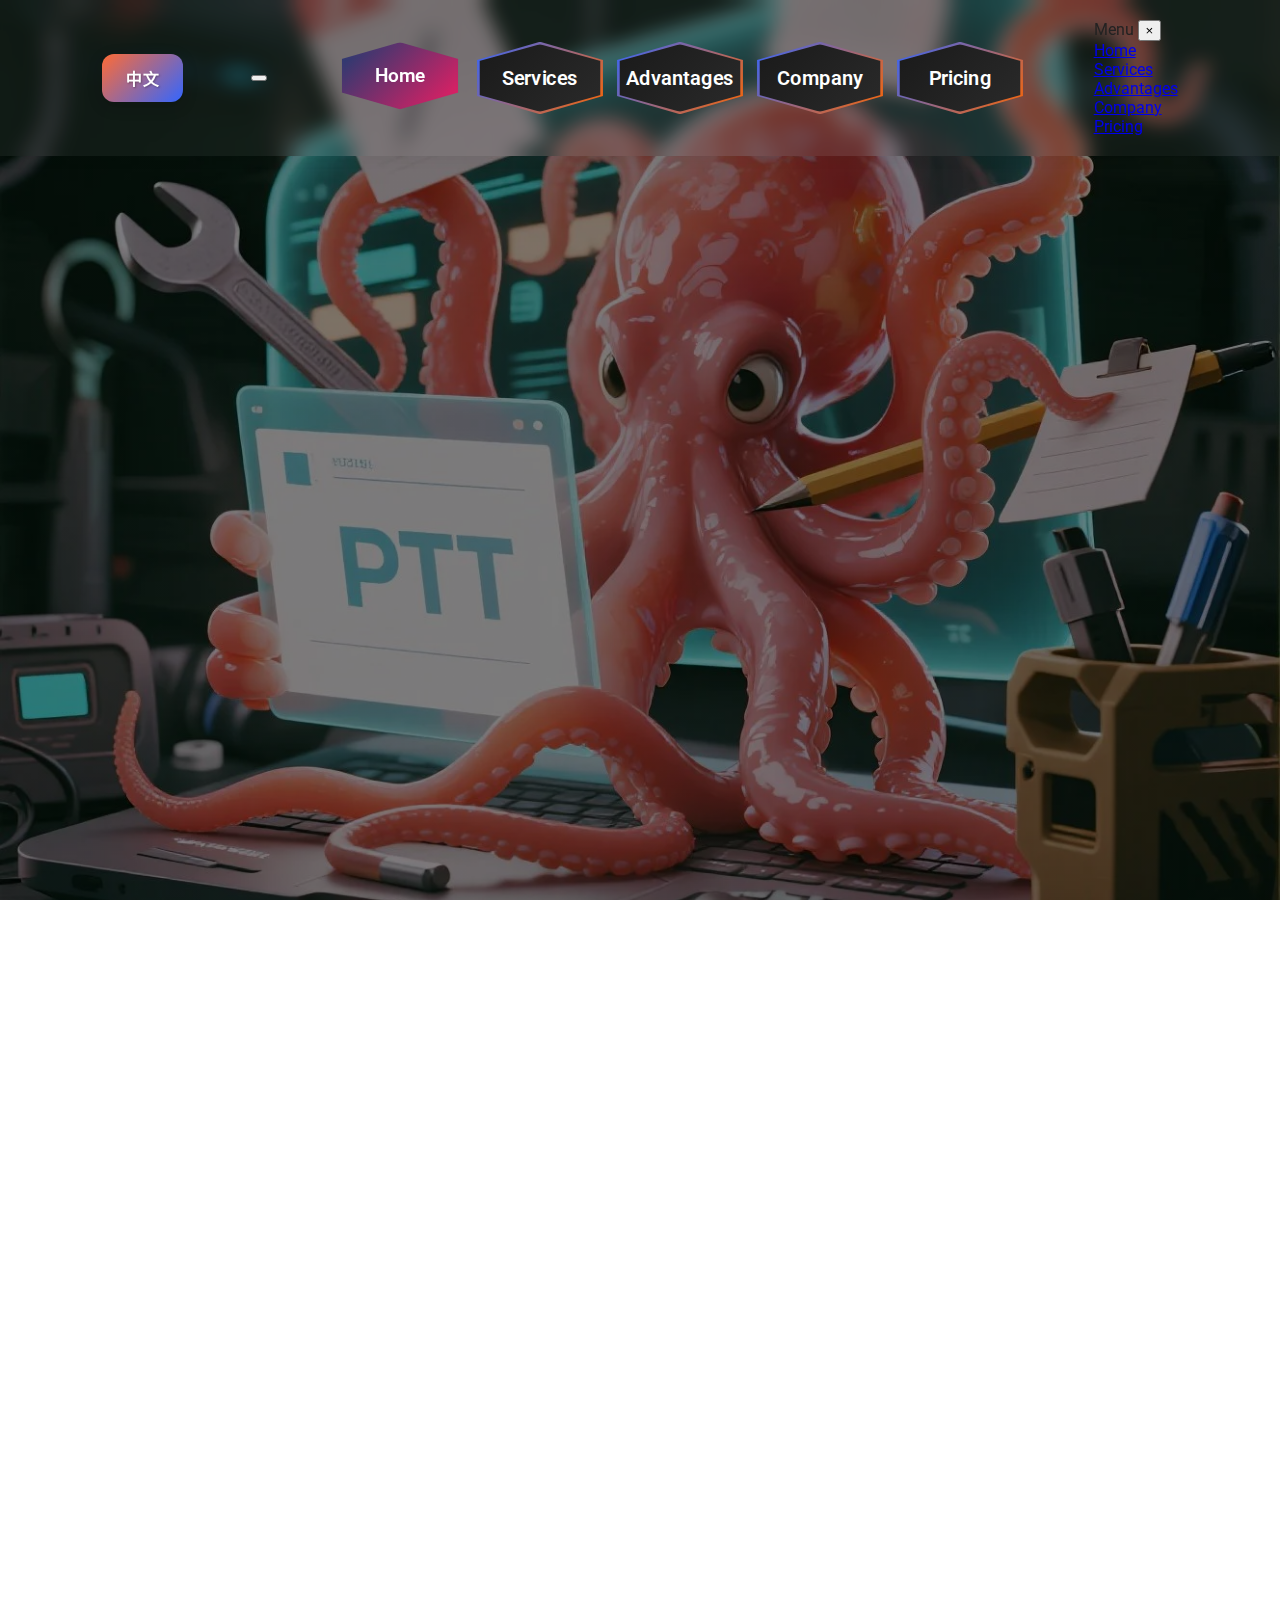
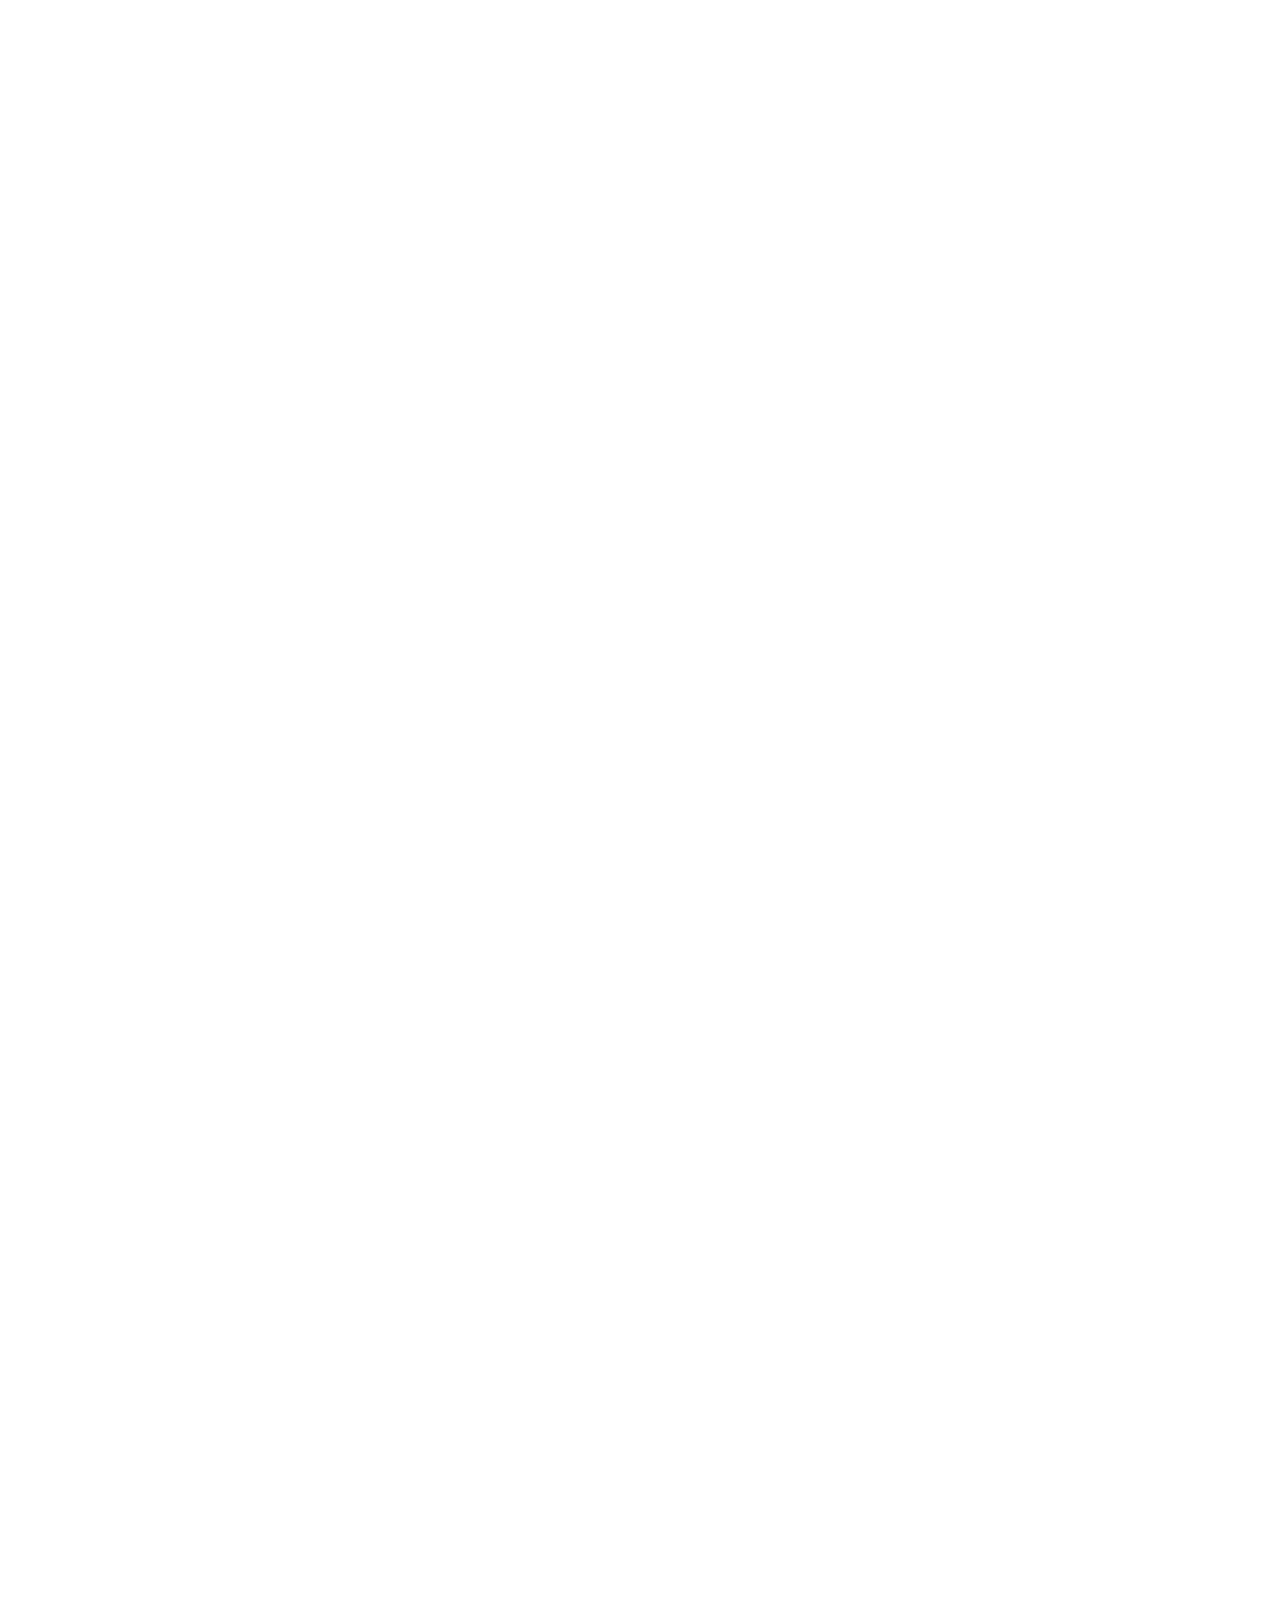
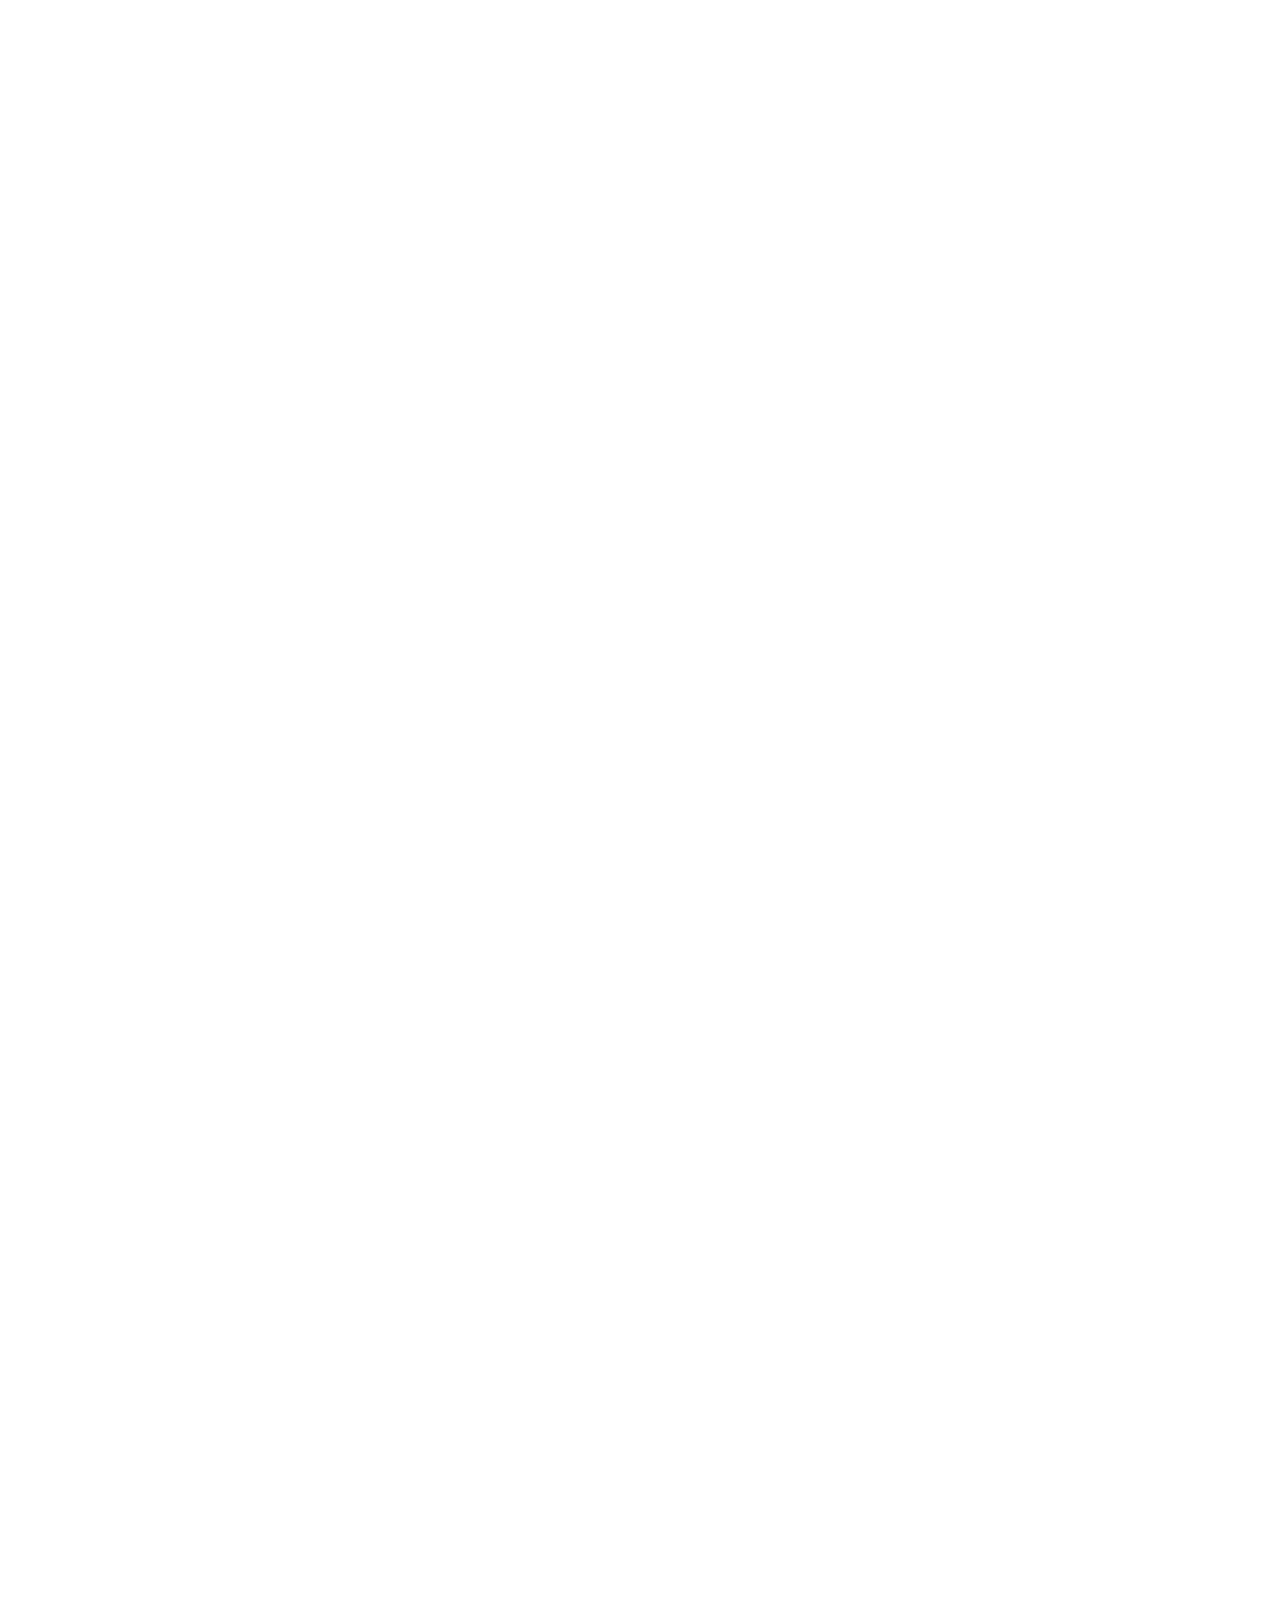
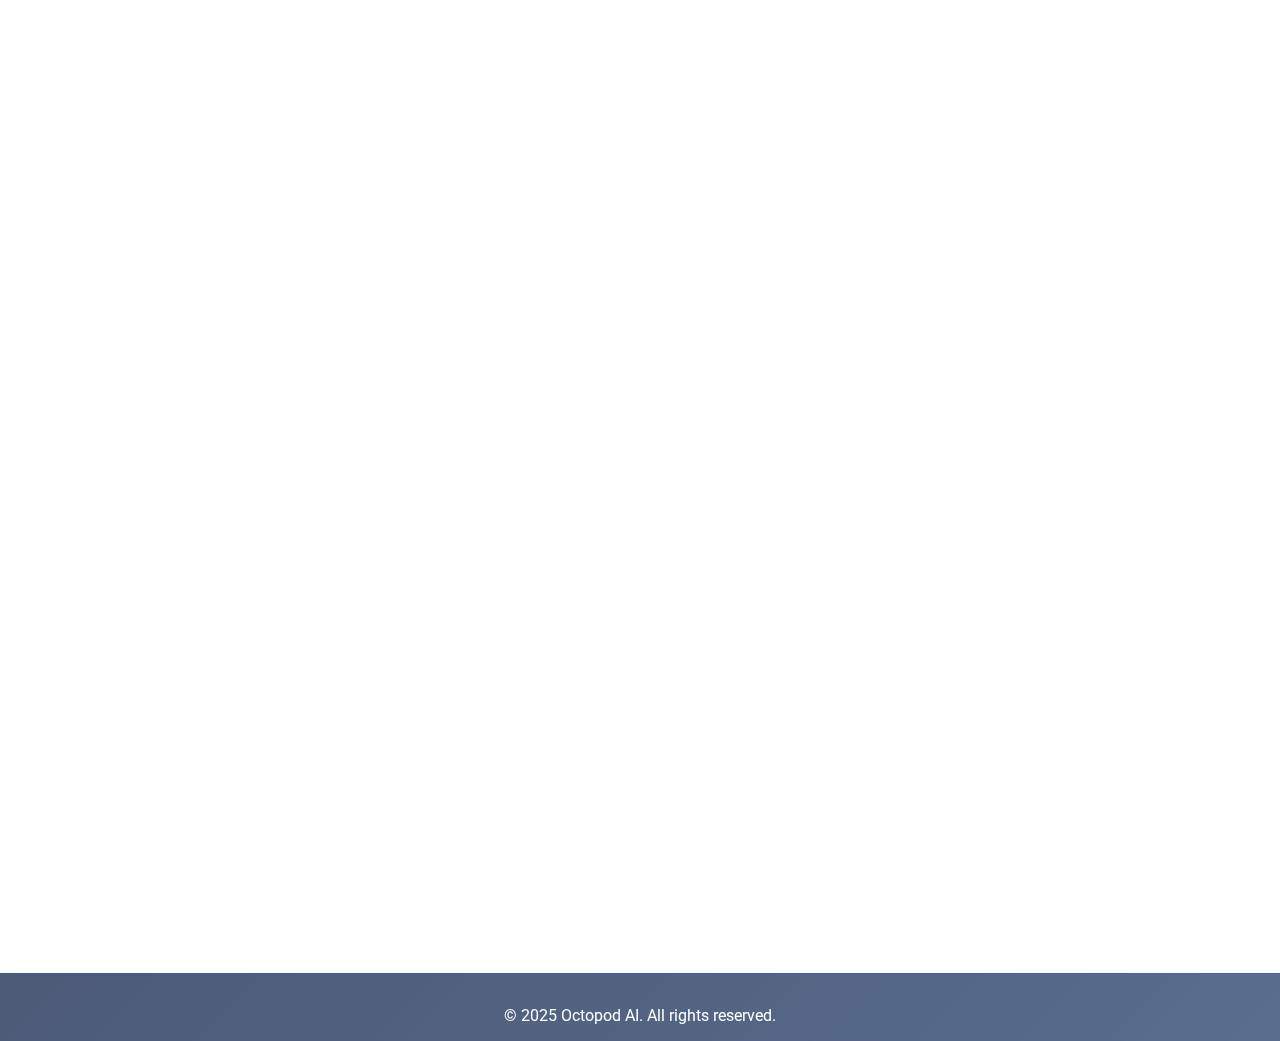
<file: index.html>
<!DOCTYPE html>
<html lang="zh-CN">
<head>
  <meta charset="UTF-8">
  <meta name="viewport" content="width=device-width, initial-scale=1.0">
  <title>Octopod AI - Empowering Businesses with Intelligent Automation</title>
  
  <!-- Favicon -->
  <link rel="icon" type="image/x-icon" href="favicon.ico">
  <link rel="shortcut icon" type="image/x-icon" href="favicon.ico">
  
  <link rel="stylesheet" href="style.css">
  <link href="https://fonts.googleapis.com/css2?family=Roboto:wght@400;700&display=swap" rel="stylesheet">
  
</head>
<body>

  <header class="header">
    <button id="lang-toggle" class="language-toggle">
        <span class="lang-zh" style="display: none;">English</span>
        <span class="lang-en">中文</span>
    </button>
    
    <!-- 移动端汉堡菜单按钮 -->
    <button class="mobile-menu-toggle" id="mobile-menu-toggle">
      <span class="hamburger-line"></span>
      <span class="hamburger-line"></span>
      <span class="hamburger-line"></span>
    </button>
    
    <nav class="nav-menu">
      <a href="#home" class="nav-item">
        <div class="hexagon">
          <span class="nav-text-zh" style="display:none;">首页</span>
          <span class="nav-text-en">Home</span>
        </div>
      </a>
      <a href="#services" class="nav-item">
        <div class="hexagon">
          <span class="nav-text-zh" style="display:none;">服务</span>
          <span class="nav-text-en">Services</span>
        </div>
      </a>
      <a href="#advantages" class="nav-item">
        <div class="hexagon">
          <span class="nav-text-zh" style="display:none;">优势</span>
          <span class="nav-text-en">Advantages</span>
        </div>
      </a>
      <a href="#company" class="nav-item">
        <div class="hexagon">
          <span class="nav-text-zh" style="display:none;">公司</span>
          <span class="nav-text-en">Company</span>
        </div>
      </a>
      <a href="#pricing" class="nav-item">
        <div class="hexagon">
          <span class="nav-text-zh" style="display:none;">价格</span>
          <span class="nav-text-en">Pricing</span>
        </div>
      </a>
    </nav>
    
    <!-- 移动端导航菜单 -->
    <nav class="mobile-nav-menu" id="mobile-nav-menu">
      <div class="mobile-nav-header">
        <span class="mobile-nav-title">菜单</span>
        <button class="mobile-nav-close" id="mobile-nav-close">×</button>
      </div>
      <div class="mobile-nav-items">
        <a href="#home" class="mobile-nav-item">
          <span class="mobile-nav-text-zh" style="display:none;">首页</span>
          <span class="mobile-nav-text-en">Home</span>
        </a>
        <a href="#services" class="mobile-nav-item">
          <span class="mobile-nav-text-zh" style="display:none;">服务</span>
          <span class="mobile-nav-text-en">Services</span>
        </a>
        <a href="#advantages" class="mobile-nav-item">
          <span class="mobile-nav-text-zh" style="display:none;">优势</span>
          <span class="mobile-nav-text-en">Advantages</span>
        </a>
        <a href="#company" class="mobile-nav-item">
          <span class="mobile-nav-text-zh" style="display:none;">公司</span>
          <span class="mobile-nav-text-en">Company</span>
        </a>
        <a href="#pricing" class="mobile-nav-item">
          <span class="mobile-nav-text-zh" style="display:none;">价格</span>
          <span class="mobile-nav-text-en">Pricing</span>
        </a>
      </div>
    </nav>
  </header>
  
  <main class="main-content">
    <!-- 首页：标题、Vision和服务 -->
    <section id="home-zh" class="section" data-section="home">
      <div class="hero-section">
        <div class="hero-content">
          <div class="hero-title-container">
            <canvas class="particles-canvas" id="particles-canvas-zh"></canvas>
            <h1 class="hero-title">OctoWeb</h1>
          </div>
          <p class="hero-subtitle">智能化的企业级解决方案</p>
          <div class="vision-section">
            <h3 class="vision-title">💡 关于我们</h3>
            <p class="vision-text">OctoWeb 是一家专注于为中小型企业打造定制化智能自动化系统的AI工作室。我们致力于将多智能体（AI Agents）和大型语言模型（LLMs）集成到自动化工作流与客户服务中，从而为企业降低运营成本、提升效率，并释放人力资源。</p>
            <div class="mission-vision">
              <div class="mission-item">
                <span class="highlight">我们的使命：</span>赋能中小型企业，用AI智能体降本增效、摆脱重复性工作。
              </div>
              <div class="mission-item">
                <span class="highlight">我们的愿景：</span>让AI解放人类的双手。
              </div>
            </div>
          </div>
        </div>
        
        <!-- 向下滑动指引箭头 -->
        <div class="scroll-indicator">
          <div class="scroll-arrow"></div>
          <span class="scroll-text">向下滑动</span>
        </div>
      </div>

        </div>
      </div>
    </section>

    <section id="home-en" class="section active" data-section="home">
      <div class="hero-section">
        <div class="hero-content">
          <div class="hero-title-container">
            <h1 class="hero-title">Octopod AI</h1>
            <canvas id="particles-canvas-en" class="particles-canvas"></canvas>
          </div>
          <h2 class="hero-subtitle">Empowering Small Businesses with Intelligent Automation</h2>
          <div class="vision-section">
            <h3 class="vision-title">💡 About Us</h3>
            <p class="vision-text">Octopod AI is an AI studio focused on building customized intelligent automation systems for small and medium-sized businesses. We integrate multi-agent AI and large language models (LLMs) into automated workflows and customer service, helping businesses reduce operational costs, improve efficiency, and free up human resources.</p>
            <div class="mission-vision">
              <div class="mission-item">
                <span class="highlight">Our Mission:</span> Empower SMBs to save costs, boost efficiency, and eliminate repetitive work with intelligent agents.
              </div>
              <div class="mission-item">
                <span class="highlight">Our Vision:</span> Let AI free human hands.
              </div>
            </div>
          </div>
        </div>
        
        <!-- 向下滑动指引箭头 -->
        <div class="scroll-indicator">
          <div class="scroll-arrow"></div>
          <span class="scroll-text">Scroll Down</span>
        </div>
      </div>

        </div>
      </div>
    </section>

    <!-- 服务页面 -->
    <section id="services-zh" class="section" data-section="services">
      <div class="section-content">
        <h2 class="section-title">🧠 我们的服务</h2>
        <div class="services-grid">
          <div class="service-card clickable-card" onclick="window.open('octochat.html', '_blank')">
            <h3>🌐 OctoChat – 智能客服机器人</h3>
            <ul>
              <li>7x24 全天候服务</li>
              <li>支持嵌入网站、WhatsApp、微信 等平台</li>
              <li>处理FAQ、订单查询、预约、售后服务等</li>
              <li>使用 RAG 技术构建，回答更加精准，并可根据品牌语气和行业术语进行微调</li>
            </ul>
            <div class="learn-more">点击了解更多 →</div>
          </div>
          <div class="service-card clickable-card" onclick="window.open('octoflow.html', '_blank')">
            <h3>⚙️ OctoFlow – 智能自动化工作流系统</h3>
            <ul>
              <li>让AI团队为您工作，解放人力，提升效率</li>
              <li>多智能体协作，像真实团队一样处理复杂任务</li>
              <li>自适应决策、多任务并行、持续学习</li>
              <li>支持与PPT、Excel、MySQL、CRM等工具无缝对接</li>
            </ul>
            <div class="learn-more">点击了解更多 →</div>
          </div>
        </div>
      </div>
    </section>

    <section id="services-en" class="section" data-section="services">
      <div class="section-content">
        <h2 class="section-title">🧠 Our Services</h2>
        <div class="services-grid">
          <div class="service-card clickable-card" onclick="window.open('octochat.html', '_blank')">
            <h3>🌐 OctoChat – Intelligent Customer Service Bot</h3>
            <ul>
              <li>24/7 support</li>
              <li>Embeddable in websites, WhatsApp, WeChat, etc.</li>
              <li>Handles FAQ, order inquiries, appointments, after-sales service, etc.</li>
              <li>Built with RAG technology for more accurate answers and can be fine-tuned for brand tone and industry terminology</li>
            </ul>
            <div class="learn-more">Click to learn more →</div>
          </div>
          <div class="service-card clickable-card" onclick="window.open('octoflow.html', '_blank')">
            <h3>⚙️ OctoFlow – Intelligent Automation Workflow System</h3>
            <ul>
              <li>Let AI teams work for you, freeing up manpower and improving efficiency</li>
              <li>Multi-agent collaboration, handling complex tasks like real teams</li>
              <li>Adaptive decision-making, multi-task parallel processing, continuous learning</li>
              <li>Seamlessly integrates with PPT, Excel, MySQL, CRM and other tools</li>
            </ul>
            <div class="learn-more">Click to learn more →</div>
          </div>
        </div>
      </div>
    </section>

    <!-- 优势页面 -->
    <section id="advantages-zh" class="section" data-section="advantages">
      <div class="section-content">
        <h2 class="section-title">🚀 我们的优势</h2>
        <div class="advantages-intro">
          <p>智腕AI 深耕 GTA地区，专注服务本地中小企业，提供更贴近业务场景的定制化解决方案：</p>
        </div>
        <div class="advantages-grid">
          <div class="advantage-card" data-title="本地化支持" data-description="面对面沟通更高效，降低技术门槛，为无AI经验的企业保驾护航。我们的本地团队提供个性化咨询和持续支持，确保AI解决方案的成功实施和采用。从需求分析到系统部署，全程专业指导。" data-icon="🏠">
            <div class="card-content">
              <h3>本地化支持</h3>
              <div class="mechanical-indicator">
                <div class="gear-icon">🏠</div>
                <div class="status-light"></div>
              </div>
            </div>
            <div class="card-description">
              面对面沟通更高效，降低技术门槛，为无AI经验的企业保驾护航。我们的本地团队提供个性化咨询和持续支持，确保AI解决方案的成功实施和采用。从需求分析到系统部署，全程专业指导。
            </div>
          </div>
          <div class="advantage-card" data-title="定制开发" data-description="每位客户都获得专属系统，非套模板方案。我们深入分析您的具体业务需求，创建量身定制的AI解决方案，与您现有的工作流程和流程无缝集成。" data-icon="🛠️">
            <div class="card-content">
              <h3>定制开发</h3>
              <div class="mechanical-indicator">
                <div class="gear-icon">🛠️</div>
                <div class="status-light"></div>
              </div>
            </div>
            <div class="card-description">
              每位客户都获得专属系统，非套模板方案。我们深入分析您的具体业务需求，创建量身定制的AI解决方案，与您现有的工作流程和流程无缝集成。
            </div>
          </div>
          <div class="advantage-card" data-title="数据自主" data-description="客户完全拥有系统逻辑、数据与模型，保障信息安全，支持本地知识库和模型部署。我们提供完整的数据主权解决方案，确保您的业务数据安全可控，符合行业合规要求。" data-icon="🔒">
            <div class="card-content">
              <h3>数据自主</h3>
              <div class="mechanical-indicator">
                <div class="gear-icon">🔒</div>
                <div class="status-light"></div>
              </div>
            </div>
            <div class="card-description">
              客户完全拥有系统逻辑、数据与模型，保障信息安全，支持本地知识库和模型部署。我们提供完整的数据主权解决方案，确保您的业务数据安全可控，符合行业合规要求。
            </div>
          </div>
        </div>
        <div class="tech-section">
                      <h3>在技术上，我们采用先进的 <span class="highlight">多智能体系统</span> 与 <span class="highlight">RAG知识库</span>，带来：</h3>
          <div class="tech-grid">
            <div class="tech-card" data-title="AI智能协作" data-description="多个专属AI智能体分工协作，处理复杂业务流程，快速响应。每个AI智能体都有特定的专业领域，通过协作网络实现高效的任务分配和执行。支持实时监控和智能调度，确保业务流程的顺畅运行。" data-icon="🤖">
              <div class="card-content">
                <h4>AI智能协作</h4>
                <div class="mechanical-indicator">
                  <div class="gear-icon">🤖</div>
                  <div class="status-light"></div>
                </div>
              </div>
              <div class="card-description">
                多个专属AI智能体分工协作，处理复杂业务流程，快速响应。每个AI智能体都有特定的专业领域，通过协作网络实现高效的任务分配和执行。支持实时监控和智能调度，确保业务流程的顺畅运行。
              </div>
            </div>
            <div class="tech-card" data-title="智能客服升级" data-description="RAG结合企业知识库与实时检索，让客服更聪明、更新更快，回答更加精准。系统能够自动学习和更新知识库，提供个性化的客户服务体验。支持多语言交互和情感分析，提升客户满意度。" data-icon="💬">
              <div class="card-content">
                <h4>智能客服升级</h4>
                <div class="mechanical-indicator">
                  <div class="gear-icon">💬</div>
                  <div class="status-light"></div>
                </div>
              </div>
              <div class="card-description">
                RAG结合企业知识库与实时检索，让客服更聪明、更新更快，回答更加精准。系统能够自动学习和更新知识库，提供个性化的客户服务体验。支持多语言交互和情感分析，提升客户满意度。
              </div>
            </div>
            <div class="tech-card" data-title="模块化架构" data-description="高扩展性，适配CRM、ERP等系统，快速落地，持续迭代。采用微服务架构设计，支持灵活的功能模块组合。提供标准化的API接口，便于与现有系统集成和扩展。" data-icon="🧩">
              <div class="card-content">
                <h4>模块化架构</h4>
                <div class="mechanical-indicator">
                  <div class="gear-icon">🧩</div>
                  <div class="status-light"></div>
                </div>
              </div>
              <div class="card-description">
                高扩展性，适配CRM、ERP等系统，快速落地，持续迭代。采用微服务架构设计，支持灵活的功能模块组合。提供标准化的API接口，便于与现有系统集成和扩展。
              </div>
            </div>
          </div>
        </div>
      </div>
    </section>

    <section id="advantages-en" class="section" data-section="advantages">
      <div class="section-content">
        <h2 class="section-title">🚀 Our Advantages</h2>
        <div class="advantages-intro">
          <p>Octopod AI is deeply rooted in the GTA region, focusing on serving local small and medium businesses with customized solutions that better fit their business scenarios:</p>
        </div>
        <div class="advantages-grid">
          <div class="advantage-card" data-title="Localized Support" data-description="Face-to-face communication is more efficient, lowering technical barriers and providing guidance for businesses without AI experience. Our local team provides personalized consultation and ongoing support to ensure successful implementation and adoption of AI solutions." data-icon="🏠">
            <div class="card-content">
              <h3>Localized Support</h3>
              <div class="mechanical-indicator">
                <div class="gear-icon">🏠</div>
                <div class="status-light"></div>
              </div>
            </div>
            <div class="card-description">
              Face-to-face communication is more efficient, lowering technical barriers and providing guidance for businesses without AI experience. Our local team provides personalized consultation and ongoing support to ensure successful implementation and adoption of AI solutions.
            </div>
          </div>
          <div class="advantage-card" data-title="Custom Development" data-description="Every client receives a dedicated system, not a template solution. We analyze your specific business needs and create tailored AI solutions that integrate seamlessly with your existing workflows and processes." data-icon="🛠️">
            <div class="card-content">
              <h3>Custom Development</h3>
              <div class="mechanical-indicator">
                <div class="gear-icon">🛠️</div>
                <div class="status-light"></div>
              </div>
            </div>
            <div class="card-description">
              Every client receives a dedicated system, not a template solution. We analyze your specific business needs and create tailored AI solutions that integrate seamlessly with your existing workflows and processes.
            </div>
          </div>
          <div class="advantage-card" data-title="Data Ownership" data-description="Clients fully own system logic, data, and models, ensuring information security, supporting local knowledge base and model deployment. We provide complete data sovereignty solutions, ensuring your business data is secure and controllable, meeting industry compliance requirements." data-icon="🔒">
            <div class="card-content">
              <h3>Data Ownership</h3>
              <div class="mechanical-indicator">
                <div class="gear-icon">🔒</div>
                <div class="status-light"></div>
              </div>
            </div>
            <div class="card-description">
              Clients fully own system logic, data, and models, ensuring information security, supporting local knowledge base and model deployment. We provide complete data sovereignty solutions, ensuring your business data is secure and controllable, meeting industry compliance requirements.
            </div>
          </div>
        </div>
        <div class="tech-section">
                      <h3>Technologically, we employ advanced <span class="highlight">Multi-Agent Systems</span> and <span class="highlight">RAG Knowledge Base</span>, delivering:</h3>
          <div class="tech-grid">
            <div class="tech-card" data-title="AI Intelligent Collaboration" data-description="Multiple dedicated AI agents collaborate to handle complex business processes with rapid response. Each AI agent has specific expertise areas, achieving efficient task allocation and execution through collaborative networks. Supports real-time monitoring and intelligent scheduling to ensure smooth business process operations." data-icon="🤖">
              <div class="card-content">
                <h4>AI Intelligent Collaboration</h4>
                <div class="mechanical-indicator">
                  <div class="gear-icon">🤖</div>
                  <div class="status-light"></div>
                </div>
              </div>
              <div class="card-description">
                Multiple dedicated AI agents collaborate to handle complex business processes with rapid response. Each AI agent has specific expertise areas, achieving efficient task allocation and execution through collaborative networks. Supports real-time monitoring and intelligent scheduling to ensure smooth business process operations.
              </div>
            </div>
            <div class="tech-card" data-title="Intelligent Customer Service Upgrade" data-description="RAG combines enterprise knowledge base with real-time retrieval, making customer service smarter, faster updates, with more precise answers. The system can automatically learn and update knowledge bases, providing personalized customer service experiences. Supports multi-language interaction and sentiment analysis to enhance customer satisfaction." data-icon="💬">
              <div class="card-content">
                <h4>Intelligent Customer Service Upgrade</h4>
                <div class="mechanical-indicator">
                  <div class="gear-icon">💬</div>
                  <div class="status-light"></div>
                </div>
              </div>
              <div class="card-description">
                RAG combines enterprise knowledge base with real-time retrieval, making customer service smarter, faster updates, with more precise answers. The system can automatically learn and update knowledge bases, providing personalized customer service experiences. Supports multi-language interaction and sentiment analysis to enhance customer satisfaction.
              </div>
            </div>
            <div class="tech-card" data-title="Modular Architecture" data-description="High scalability, adapts to CRM, ERP and other systems, rapid deployment, continuous iteration. Adopts microservice architecture design, supporting flexible functional module combinations. Provides standardized API interfaces for easy integration and expansion with existing systems." data-icon="🧩">
              <div class="card-content">
                <h4>Modular Architecture</h4>
                <div class="mechanical-indicator">
                  <div class="gear-icon">🧩</div>
                  <div class="status-light"></div>
                </div>
              </div>
              <div class="card-description">
                High scalability, adapts to CRM, ERP and other systems, rapid deployment, continuous iteration. Adopts microservice architecture design, supporting flexible functional module combinations. Provides standardized API interfaces for easy integration and expansion with existing systems.
              </div>
            </div>
          </div>
        </div>
      </div>
    </section>

    <!-- 公司信息页面 -->
    <section id="company-zh" class="section" data-section="company">
      <div class="section-content">
        <h2 class="section-title">💼 公司信息</h2>
        <div class="company-info-container">
          <div class="company-info">
            <table class="contact-table">
              <tr><td>公司名称：</td><td>智腕AI</td></tr>
              <tr><td>地址：</td><td>2259 Munn's Ave, Oakville, ON</td></tr>
              <tr><td>联系电话 / WhatsApp：</td><td>289-952-9500</td></tr>
              <tr><td>邮箱：</td><td>jiangzaixi836@gmail.com</td></tr>
              <tr><td>Instagram：</td><td>@jiangzaixi836</td></tr>
            </table>
          </div>
          <div class="company-logo">
            <img src="logo.png" alt="Octopod AI Logo" class="company-logo-img">
          </div>
        </div>
        
      </div>
    </section>

    <section id="company-en" class="section" data-section="company">
      <div class="section-content">
        <h2 class="section-title">💼 Company Info</h2>
        <div class="company-info-container">
          <div class="company-info">
            <table class="contact-table">
              <tr><td>Company Name:</td><td>Octopod AI</td></tr>
              <tr><td>Address:</td><td>2259 Munn's Ave, Oakville, ON</td></tr>
              <tr><td>Phone / WhatsApp:</td><td>289-952-9500</td></tr>
              <tr><td>Email:</td><td>jiangzaixi836@gmail.com</td></tr>
              <tr><td>Instagram:</td><td>@jiangzaixi836</td></tr>
            </table>
          </div>
          <div class="company-logo">
            <img src="logo.png" alt="Octopod AI Logo" class="company-logo-img">
          </div>
        </div>
        
      </div>
    </section>

    <!-- 价格页面 -->
    <section id="pricing-zh" class="section" data-section="pricing">
      <div class="section-content">
        <h2 class="section-title">💰 价格结构</h2>
        <div class="pricing-info">
          <ul class="pricing-list">
            <li>✅ <b>初始定金</b><br>交易确认后，企业需支付解决方案总成本的20%定金。收到定金后开始工作。</li>
            <li>🚀 <b>试点计划（2-4个月）</b><br>企业可选择2-4个月的试点，享受解决方案剩余成本25%-50%的折扣价。<br>• 试点费用不可退还<br>• 试点期间可随时取消服务<br>• 试点结束后，企业保留交付解决方案的完整所有权<br>• 除非选择可选服务，否则不收取额外基础费用</li>
            <li>💳 <b>全款购买选项</b><br>希望提前承诺？企业可预先购买完整解决方案，享受总成本15%的折扣。<br>• 包含完整所有权和全面服务交付<br>• 无需试点</li>
            <li>⚙️ <b>AI代币使用</b><br>试点或全款购买后：<br>• 所有AI代币使用成为企业的责任<br>• 可选择：自动充值或余额不足通知</li>
            <li>💵 <b>付款条款</b><br>所有价格和付款均以加拿大元（CAD）处理。</li>
          </ul>
        </div>
        
      </div>
    </section>

    <section id="pricing-en" class="section" data-section="pricing">
      <div class="section-content">
        <h2 class="section-title">💰 Pricing structure</h2>
        <div class="pricing-info">
          <ul class="pricing-list">
            <li>✅ <b>Initial Deposit</b><br>After the transaction is confirmed, businesses are required to pay a 20% deposit of the total solution cost. Work begins once this deposit is received.</li>
            <li>🚀 <b>Pilot Plan (2–4 Months)</b><br>Businesses can choose a 2–4-month pilot at a discounted rate of 25%–50% of the rest of the solution cost.<br>• The pilot fee is non-refundable<br>• The service may be canceled at any time during the pilot<br>• After the pilot, the business retains full ownership of the delivered solution<br>• No additional base fees apply unless optional services are selected</li>
            <li>💳 <b>Full Purchase Option</b><br>Prefer to commit upfront? Businesses may purchase the full solution in advance and receive a 15% discount off the total cost.<br>• Includes complete ownership and full service delivery<br>• No pilot required</li>
            <li>⚙️ <b>AI Token Usage</b><br>After the pilot or full purchase:<br>• All AI token usage becomes the business's responsibility<br>• Choose between: Auto top-up or Low balance notifications</li>
            <li>💵 <b>Payment Terms</b><br>All pricing and payments are processed in Canadian Dollars (CAD).</li>
          </ul>
        </div>
        
      </div>
    </section>
  </main>



  <footer class="footer">
    <div class="footer-text-zh" style="display: none;">© 2025 智腕AI. All rights reserved.</div>
    <div class="footer-text-en">© 2025 Octopod AI. All rights reserved.</div>
  </footer>

  <script>
    // 粒子效果系统
    class ParticleSystem {
      constructor(canvas) {
        this.canvas = canvas;
        this.ctx = canvas.getContext('2d');
        this.particles = [];
        this.mouse = { x: 0, y: 0 };
        this.maxParticles = window.innerWidth < 768 ? 25 : 50; // 移动端减少粒子
        
        this.setupCanvas();
        this.createParticles();
        this.bindEvents();
        this.animate();
      }
      
      setupCanvas() {
        const rect = this.canvas.parentElement.getBoundingClientRect();
        this.canvas.width = rect.width + 100; // 额外空间
        this.canvas.height = rect.height + 50;
        this.canvas.style.left = '-50px'; // 居中
        this.canvas.style.top = '-25px';
      }
      
      createParticles() {
        for (let i = 0; i < this.maxParticles; i++) {
          this.particles.push({
            x: Math.random() * this.canvas.width,
            y: Math.random() * this.canvas.height,
            size: Math.random() * 3 + 1,
            speedX: (Math.random() - 0.5) * 2,
            speedY: (Math.random() - 0.5) * 2,
            opacity: Math.random() * 0.5 + 0.2,
            color: Math.random() > 0.5 ? '#1e3c72' : '#e91e63'
          });
        }
      }
      
      bindEvents() {
        const section = this.canvas.closest('.section');
        
        // 鼠标事件
        section.addEventListener('mousemove', (e) => {
          const rect = this.canvas.getBoundingClientRect();
          this.mouse.x = e.clientX - rect.left;
          this.mouse.y = e.clientY - rect.top;
        });
        
        section.addEventListener('mouseleave', () => {
          this.mouse.x = this.canvas.width / 2;
          this.mouse.y = this.canvas.height / 2;
        });
        
        // 触摸事件 - 使用passive: true避免阻止滚动
        section.addEventListener('touchmove', (e) => {
          const rect = this.canvas.getBoundingClientRect();
          const touch = e.touches[0];
          this.mouse.x = touch.clientX - rect.left;
          this.mouse.y = touch.clientY - rect.top;
        }, {passive: true});
        
        section.addEventListener('touchend', () => {
          this.mouse.x = this.canvas.width / 2;
          this.mouse.y = this.canvas.height / 2;
        }, {passive: true});
      }
      
      updateParticles() {
        this.particles.forEach(particle => {
          // 鼠标吸引力
          const dx = this.mouse.x - particle.x;
          const dy = this.mouse.y - particle.y;
          const distance = Math.sqrt(dx * dx + dy * dy);
          
          if (distance < 100) {
            const force = (100 - distance) / 100;
            particle.speedX += dx * force * 0.001;
            particle.speedY += dy * force * 0.001;
          }
          
          // 更新位置
          particle.x += particle.speedX;
          particle.y += particle.speedY;
          
          // 边界检测
          if (particle.x < 0 || particle.x > this.canvas.width) {
            particle.speedX *= -0.8;
          }
          if (particle.y < 0 || particle.y > this.canvas.height) {
            particle.speedY *= -0.8;
          }
          
          // 保持在画布内
          particle.x = Math.max(0, Math.min(this.canvas.width, particle.x));
          particle.y = Math.max(0, Math.min(this.canvas.height, particle.y));
          
          // 摩擦力
          particle.speedX *= 0.99;
          particle.speedY *= 0.99;
        });
      }
      
      drawParticles() {
        this.ctx.clearRect(0, 0, this.canvas.width, this.canvas.height);
        
        this.particles.forEach(particle => {
          this.ctx.save();
          this.ctx.globalAlpha = particle.opacity;
          this.ctx.fillStyle = particle.color;
          this.ctx.beginPath();
          this.ctx.arc(particle.x, particle.y, particle.size, 0, Math.PI * 2);
          this.ctx.fill();
          this.ctx.restore();
        });
        
        // 绘制连接线
        this.particles.forEach((particle, i) => {
          this.particles.slice(i + 1).forEach(otherParticle => {
            const dx = particle.x - otherParticle.x;
            const dy = particle.y - otherParticle.y;
            const distance = Math.sqrt(dx * dx + dy * dy);
            
            if (distance < 80) {
              this.ctx.save();
              this.ctx.globalAlpha = (80 - distance) / 80 * 0.1;
              this.ctx.strokeStyle = particle.color;
              this.ctx.lineWidth = 1;
              this.ctx.beginPath();
              this.ctx.moveTo(particle.x, particle.y);
              this.ctx.lineTo(otherParticle.x, otherParticle.y);
              this.ctx.stroke();
              this.ctx.restore();
            }
          });
        });
      }
      
      animate() {
        this.updateParticles();
        this.drawParticles();
        requestAnimationFrame(() => this.animate());
      }
      
      resize() {
        this.setupCanvas();
      }
    }
    
    // 粒子系统初始化
    let particleSystemZh, particleSystemEn;
    
    function initParticles() {
      const canvasZh = document.getElementById('particles-canvas-zh');
      const canvasEn = document.getElementById('particles-canvas-en');
      
      if (canvasZh && canvasZh.parentElement.offsetWidth > 0) {
        particleSystemZh = new ParticleSystem(canvasZh);
      }
      if (canvasEn && canvasEn.parentElement.offsetWidth > 0) {
        particleSystemEn = new ParticleSystem(canvasEn);
      }
    }
    
    // 窗口大小改变时重新调整画布
    function handleResize() {
      if (particleSystemZh) particleSystemZh.resize();
      if (particleSystemEn) particleSystemEn.resize();
    }

    let currentLang = 'en'; // 从'zh'改为'en'

    const langToggle = document.getElementById('lang-toggle');
    const zhSections = document.querySelectorAll('[id$="-zh"]');
    const enSections = document.querySelectorAll('[id$="-en"]');
    const navItems = document.querySelectorAll('.nav-item');

    // 语言切换
    langToggle.onclick = function() {
      currentLang = currentLang === 'zh' ? 'en' : 'zh';
      langToggle.textContent = currentLang === 'zh' ? 'English' : '中文';
      
      // 切换显示的语言
      if (currentLang === 'zh') {
        zhSections.forEach(section => section.style.display = 'block');
        enSections.forEach(section => section.style.display = 'none');
        // 切换导航栏文本
        document.querySelectorAll('.nav-text-zh').forEach(el => el.style.display = 'inline');
        document.querySelectorAll('.nav-text-en').forEach(el => el.style.display = 'none');
        // 切换移动端导航文本
        document.querySelectorAll('.mobile-nav-text-zh').forEach(el => el.style.display = 'inline');
        document.querySelectorAll('.mobile-nav-text-en').forEach(el => el.style.display = 'none');
        // 切换footer文本
        document.querySelector('.footer-text-zh').style.display = 'block';
        document.querySelector('.footer-text-en').style.display = 'none';
      } else {
        zhSections.forEach(section => section.style.display = 'none');
        enSections.forEach(section => section.style.display = 'block');
        // 切换导航栏文本
        document.querySelectorAll('.nav-text-zh').forEach(el => el.style.display = 'none');
        document.querySelectorAll('.nav-text-en').forEach(el => el.style.display = 'inline');
        // 切换移动端导航文本
        document.querySelectorAll('.mobile-nav-text-zh').forEach(el => el.style.display = 'none');
        document.querySelectorAll('.mobile-nav-text-en').forEach(el => el.style.display = 'inline');
        // 切换footer文本
        document.querySelector('.footer-text-zh').style.display = 'none';
        document.querySelector('.footer-text-en').style.display = 'block';
      }
      
      // 更新移动端导航文本
      updateMobileNavText();
      
      // 重新检查可见性
      setTimeout(() => {
        checkVisibility();
        // 重新初始化粒子系统以适应新的语言版本
        setTimeout(initParticles, 500);
      }, 100);
    };

    // 初始化显示英文
    zhSections.forEach(section => section.style.display = 'none');
    enSections.forEach(section => section.style.display = 'block');
    // 初始化footer显示英文
    document.querySelector('.footer-text-zh').style.display = 'none';
    document.querySelector('.footer-text-en').style.display = 'block';

    // 导航点击事件
    navItems.forEach(item => {
      item.addEventListener('click', function(e) {
        e.preventDefault();
        const targetId = this.getAttribute('href').substring(1);
        
        // 根据当前语言选择正确的section
        let targetSection;
        if (currentLang === 'zh') {
          targetSection = document.querySelector(`[data-section="${targetId}"][id$="-zh"]`);
        } else {
          targetSection = document.querySelector(`[data-section="${targetId}"][id$="-en"]`);
        }
        
        if (targetSection) {
          targetSection.scrollIntoView({ behavior: 'smooth' });
        }
      });
    });

    // 滚动动画效果
    function checkVisibility() {
      const sections = document.querySelectorAll('.section');
      const windowHeight = window.innerHeight;
      const triggerPoint = windowHeight * 0.2; // 当section的20%进入视口时触发，让页面切换更慢

      sections.forEach(section => {
        if (section.style.display !== 'none') {
          const rect = section.getBoundingClientRect();
          const sectionTop = rect.top;
          const sectionHeight = rect.height;

          if (sectionTop < triggerPoint && sectionTop > -sectionHeight + triggerPoint) {
            section.classList.add('visible');
          } else {
            section.classList.remove('visible');
          }
        }
      });

      // 更新导航活动状态
      updateActiveNav();
    }

    // 更新导航活动状态
    function updateActiveNav() {
      const sections = document.querySelectorAll('.section');
      const windowHeight = window.innerHeight;
      const triggerPoint = windowHeight * 0.3; // 当section的30%进入视口时设为活动状态

      let activeSection = null;

      sections.forEach(section => {
        if (section.style.display !== 'none') {
          const rect = section.getBoundingClientRect();
          const sectionTop = rect.top;
          const sectionHeight = rect.height;

          if (sectionTop < triggerPoint && sectionTop > -sectionHeight + triggerPoint) {
            activeSection = section.getAttribute('data-section');
          }
        }
      });

      // 更新导航项的活动状态
      navItems.forEach(item => {
        const itemSection = item.getAttribute('href').substring(1);
        if (itemSection === activeSection) {
          item.classList.add('active');
        } else {
          item.classList.remove('active');
        }
      });
    }

    // 防抖函数
    function debounce(func, wait) {
      let timeout;
      return function executedFunction(...args) {
        const later = () => {
          clearTimeout(timeout);
          func(...args);
        };
        clearTimeout(timeout);
        timeout = setTimeout(later, wait);
      };
    }
    
    // 防抖处理的窗口大小变化
    const debouncedHandleResize = debounce(handleResize, 250);
    
    // 监听窗口大小变化
    window.addEventListener('resize', debouncedHandleResize);
    
    // 监听滚动事件（带防抖）
    window.addEventListener('scroll', debounce(() => {
      checkVisibility();
    }, 100));
    
    // 页面加载时检查一次并初始化粒子
    window.addEventListener('load', () => {
      checkVisibility();
      
      // 确保初始状态正确
      setTimeout(() => {
        checkVisibility();
      }, 100);
      
      setTimeout(initParticles, 1000); // 延迟初始化确保动画完成
      
      // 检查并关闭移动端菜单（如果在桌面端）
      checkAndCloseMobileMenu();
      
      // 移动端滚动修复
      if ('ontouchstart' in window) {
        // 确保移动端滚动正常工作
        setTimeout(() => {
          document.body.style.overflow = 'auto';
          document.body.style.webkitOverflowScrolling = 'touch';
          document.documentElement.style.overflow = 'auto';
          document.documentElement.style.webkitOverflowScrolling = 'touch';
        }, 100);
      }
      
      // 移动端滚动优化 - 简化版本
      if ('ontouchstart' in window) {
        // 确保移动端滚动正常工作
        document.addEventListener('touchstart', function() {}, {passive: true});
        document.addEventListener('touchmove', function() {}, {passive: true});
        document.addEventListener('touchend', function() {}, {passive: true});
        
        // 确保页面可以滚动
        document.body.style.overflow = 'auto';
        document.body.style.webkitOverflowScrolling = 'touch';
        document.documentElement.style.overflow = 'auto';
        document.documentElement.style.webkitOverflowScrolling = 'touch';
        
        // 确保所有section都可以滚动
        const sections = document.querySelectorAll('.section');
        sections.forEach(section => {
          section.style.overflow = 'auto';
          section.style.webkitOverflowScrolling = 'touch';
          section.style.touchAction = 'pan-y';
        });
        
        // 确保hero-section可以滚动
        const heroSections = document.querySelectorAll('.hero-section');
        heroSections.forEach(hero => {
          hero.style.overflow = 'auto';
          hero.style.webkitOverflowScrolling = 'touch';
          hero.style.touchAction = 'pan-y';
        });
        
        // 确保main-content可以滚动
        const mainContent = document.querySelector('.main-content');
        if (mainContent) {
          mainContent.style.overflow = 'auto';
          mainContent.style.webkitOverflowScrolling = 'touch';
          mainContent.style.touchAction = 'pan-y';
        }
        
        // 强制确保body和html可以滚动
        document.body.style.overflow = 'auto';
        document.body.style.webkitOverflowScrolling = 'touch';
        document.documentElement.style.overflow = 'auto';
        document.documentElement.style.webkitOverflowScrolling = 'touch';
        
        // 添加CSS样式确保移动端滚动正常
        const mobileScrollStyle = document.createElement('style');
        mobileScrollStyle.textContent = `
          @media (max-width: 600px) {
            html, body {
              overflow-y: auto !important;
              -webkit-overflow-scrolling: touch !important;
              height: auto !important;
              min-height: 100vh !important;
            }
            .main-content, .section, .hero-section {
              overflow-y: auto !important;
              -webkit-overflow-scrolling: touch !important;
              height: auto !important;
              min-height: 100vh !important;
            }
          }
        `;
        document.head.appendChild(mobileScrollStyle);
      }
    });
    
    // 窗口大小改变时重新检查
    window.addEventListener('resize', () => {
      checkVisibility();
    });



    function cardClickHandler() {
      // 如果卡片已经展开，则关闭它
      if (this.classList.contains('clicked')) {
        this.classList.remove('clicked');
        return;
      }
      
      // 关闭其他已展开的卡片
      const allCards = document.querySelectorAll('.tech-card.clicked, .advantage-card.clicked');
      allCards.forEach(card => {
        if (card !== this) {
          card.classList.remove('clicked');
        }
      });
      
      // 展开当前卡片
      this.classList.add('clicked');
    }

    // 语言切换后重新绑定事件
    const originalLangToggle = langToggle.onclick;
    langToggle.onclick = function() {
      originalLangToggle.call(this);
    };

    // 使用事件委托绑定卡片点击事件
    document.addEventListener('click', function(event) {
      const card = event.target.closest('.tech-card, .advantage-card');
      if (card) {
        cardClickHandler.call(card);
      }
    });

    // Logo点击和长按效果
    let holdTimer = null;
    let isHolding = false;

    document.addEventListener('mousedown', function(event) {
      if (event.target.classList.contains('company-logo-img')) {
        holdTimer = setTimeout(() => {
          isHolding = true;
          event.target.classList.add('hold-glow');
        }, 500); // 500ms后开始长按效果
      }
    });

    document.addEventListener('mouseup', function(event) {
      if (event.target.classList.contains('company-logo-img')) {
        clearTimeout(holdTimer);
        if (isHolding) {
          // 长按结束
          event.target.classList.remove('hold-glow');
          isHolding = false;
        } else {
          // 短按效果
          event.target.classList.add('purple-glow');
          setTimeout(() => {
            event.target.classList.remove('purple-glow');
          }, 1000);
        }
      }
    });

    document.addEventListener('mouseleave', function(event) {
      if (event.target.classList.contains('company-logo-img')) {
        clearTimeout(holdTimer);
        if (isHolding) {
          event.target.classList.remove('hold-glow');
          isHolding = false;
        }
      }
    });

    // 移动端导航菜单功能
    const mobileMenuToggle = document.getElementById('mobile-menu-toggle');
    const mobileNavMenu = document.getElementById('mobile-nav-menu');
    const mobileNavClose = document.getElementById('mobile-nav-close');
    const mobileNavItems = document.querySelectorAll('.mobile-nav-item');
    
    // 创建遮罩层
    const overlay = document.createElement('div');
    overlay.className = 'mobile-nav-overlay';
    document.body.appendChild(overlay);
    
    // 打开移动端菜单
    function openMobileMenu() {
      mobileMenuToggle.classList.add('active');
      mobileNavMenu.classList.add('active');
      overlay.classList.add('active');
      // 在移动端不设置overflow hidden，避免滚动问题
      if (window.innerWidth > 600) {
        document.body.style.overflow = 'hidden';
      }
    }
    
    // 关闭移动端菜单
    function closeMobileMenu() {
      mobileMenuToggle.classList.remove('active');
      mobileNavMenu.classList.remove('active');
      overlay.classList.remove('active');
      document.body.style.overflow = 'auto';
    }
    
    // 检测是否为移动端
    function isMobile() {
      return window.innerWidth <= 600;
    }
    
    // 基于CSS媒体查询的更精确检测
    function isMobileByMediaQuery() {
      return window.matchMedia('(max-width: 600px)').matches;
    }
    
    // 屏幕尺寸变化时自动关闭移动端菜单
    function handleResize() {
      if (!isMobileByMediaQuery() && mobileNavMenu.classList.contains('active')) {
        closeMobileMenu();
      }
    }
    
    // 设备方向变化时也关闭移动端菜单
    function handleOrientationChange() {
      // 延迟执行，确保方向变化完成
      setTimeout(() => {
        if (!isMobileByMediaQuery() && mobileNavMenu.classList.contains('active')) {
          closeMobileMenu();
        }
      }, 100);
    }
    
    // 页面加载时检查并关闭移动端菜单
    function checkAndCloseMobileMenu() {
      if (!isMobileByMediaQuery() && mobileNavMenu.classList.contains('active')) {
        closeMobileMenu();
      }
    }
    
    // 绑定事件
    mobileMenuToggle.addEventListener('click', openMobileMenu);
    mobileNavClose.addEventListener('click', closeMobileMenu);
    overlay.addEventListener('click', closeMobileMenu);
    
    // 监听窗口大小变化
    window.addEventListener('resize', handleResize);
    
    // 监听设备方向变化
    window.addEventListener('orientationchange', handleOrientationChange);
    
    // 移动端导航项点击事件
    mobileNavItems.forEach(item => {
      item.addEventListener('click', function(e) {
        e.preventDefault();
        const targetId = this.getAttribute('href').substring(1);
        
        // 根据当前语言选择正确的section
        let targetSection;
        if (currentLang === 'zh') {
          targetSection = document.querySelector(`[data-section="${targetId}"][id$="-zh"]`);
        } else {
          targetSection = document.querySelector(`[data-section="${targetId}"][id$="-en"]`);
        }
        
        if (targetSection) {
          targetSection.scrollIntoView({ behavior: 'smooth' });
        }
        
        // 关闭移动端菜单
        closeMobileMenu();
      });
    });
    
    // 语言切换时更新移动端导航文本
    function updateMobileNavText() {
      const mobileNavTexts = document.querySelectorAll('.mobile-nav-text-zh, .mobile-nav-text-en');
      mobileNavTexts.forEach(text => {
        if (currentLang === 'zh') {
          if (text.classList.contains('mobile-nav-text-zh')) {
            text.style.display = 'block';
          } else {
            text.style.display = 'none';
          }
        } else {
          if (text.classList.contains('mobile-nav-text-en')) {
            text.style.display = 'block';
          } else {
            text.style.display = 'none';
          }
        }
      });
      
      // 更新移动端菜单标题
      const mobileNavTitle = document.querySelector('.mobile-nav-title');
      if (mobileNavTitle) {
        mobileNavTitle.textContent = currentLang === 'zh' ? '菜单' : 'Menu';
      }
    }
    
    // 初始更新移动端导航文本
    updateMobileNavText();
  </script>






</body>
</html>
</file>
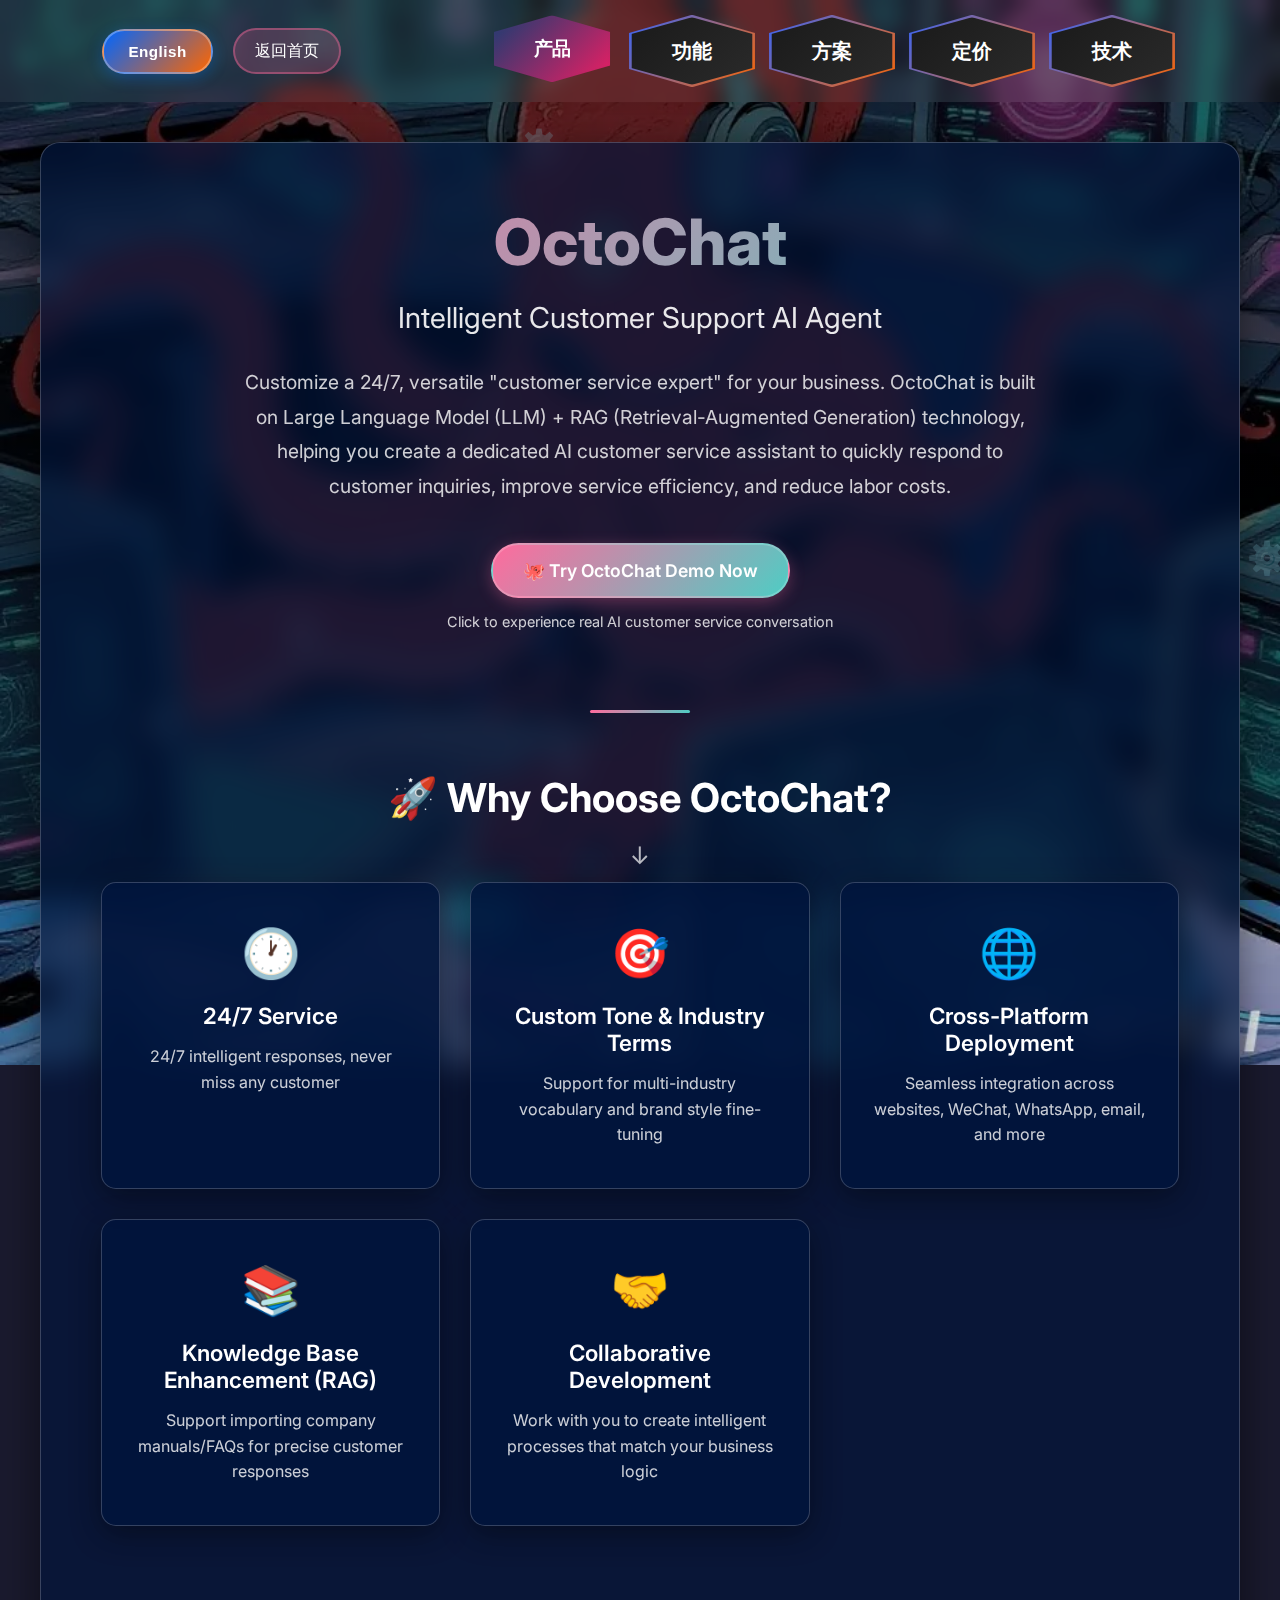
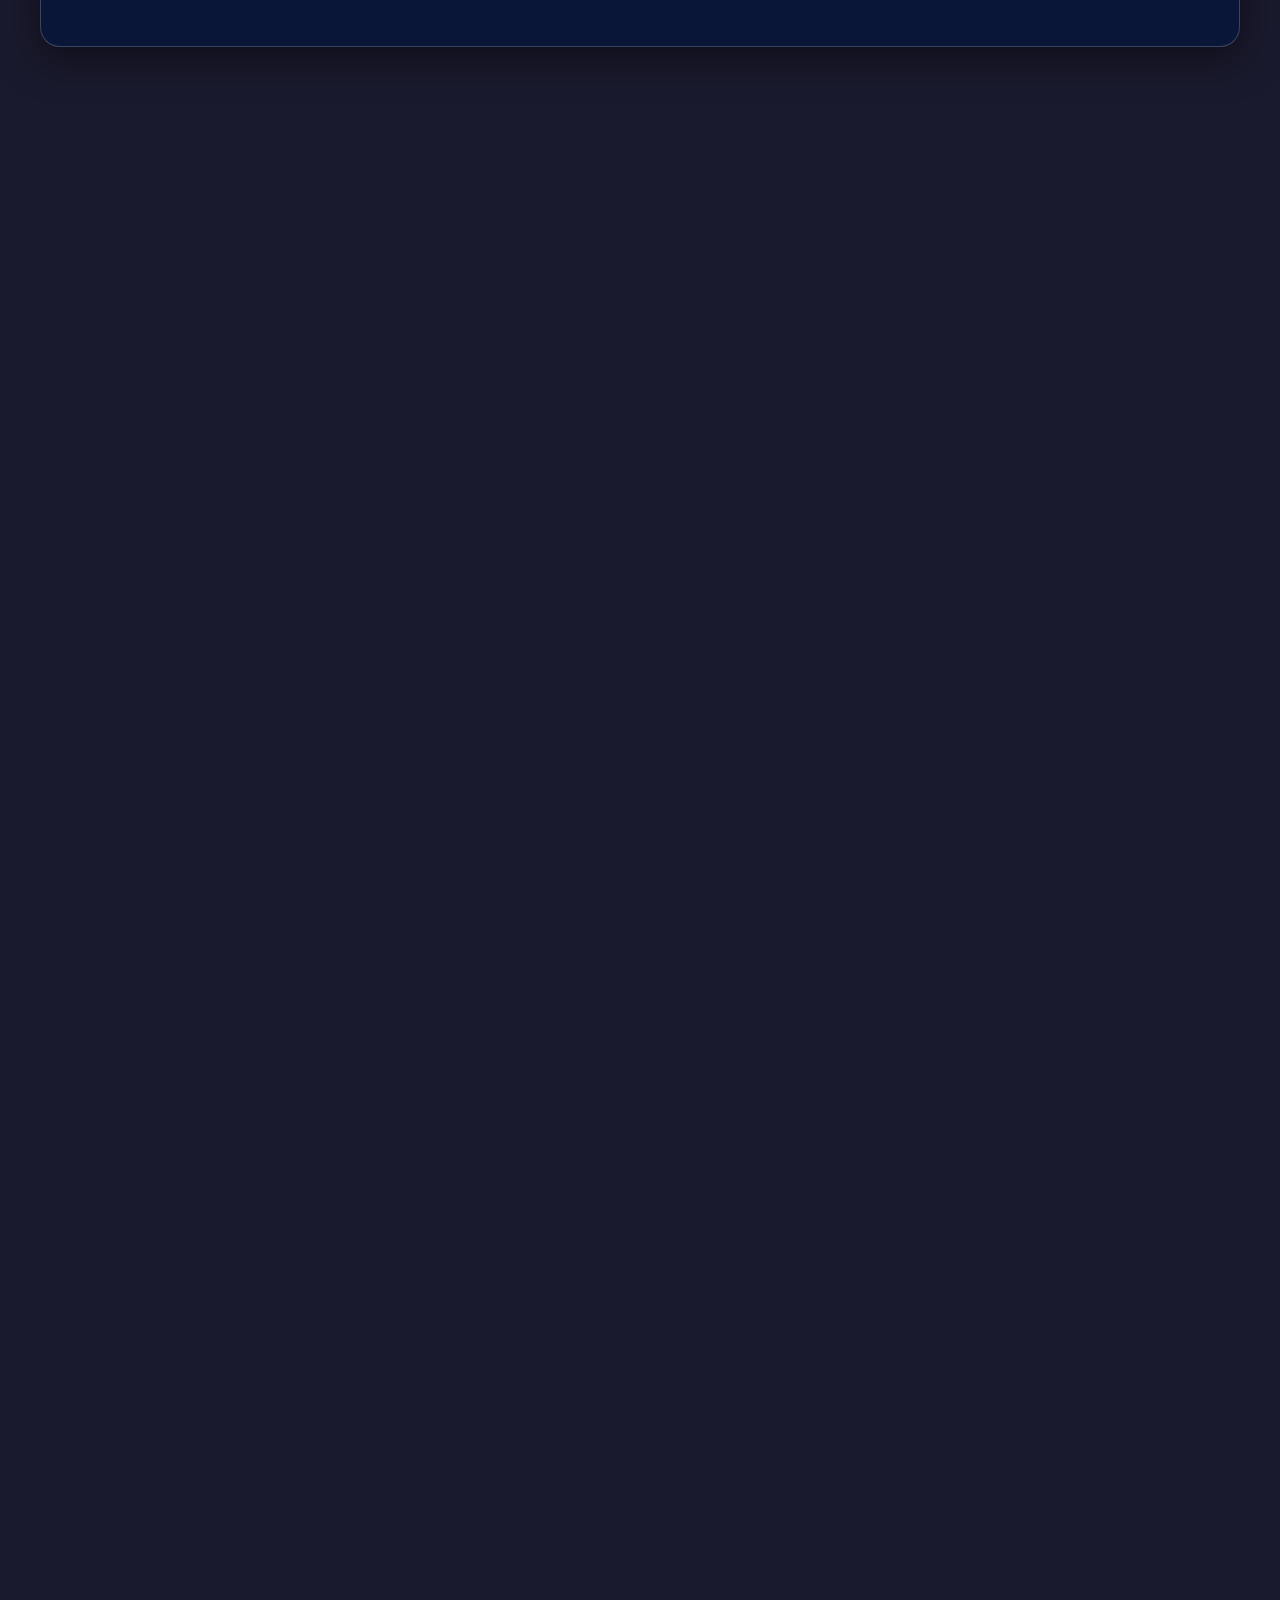
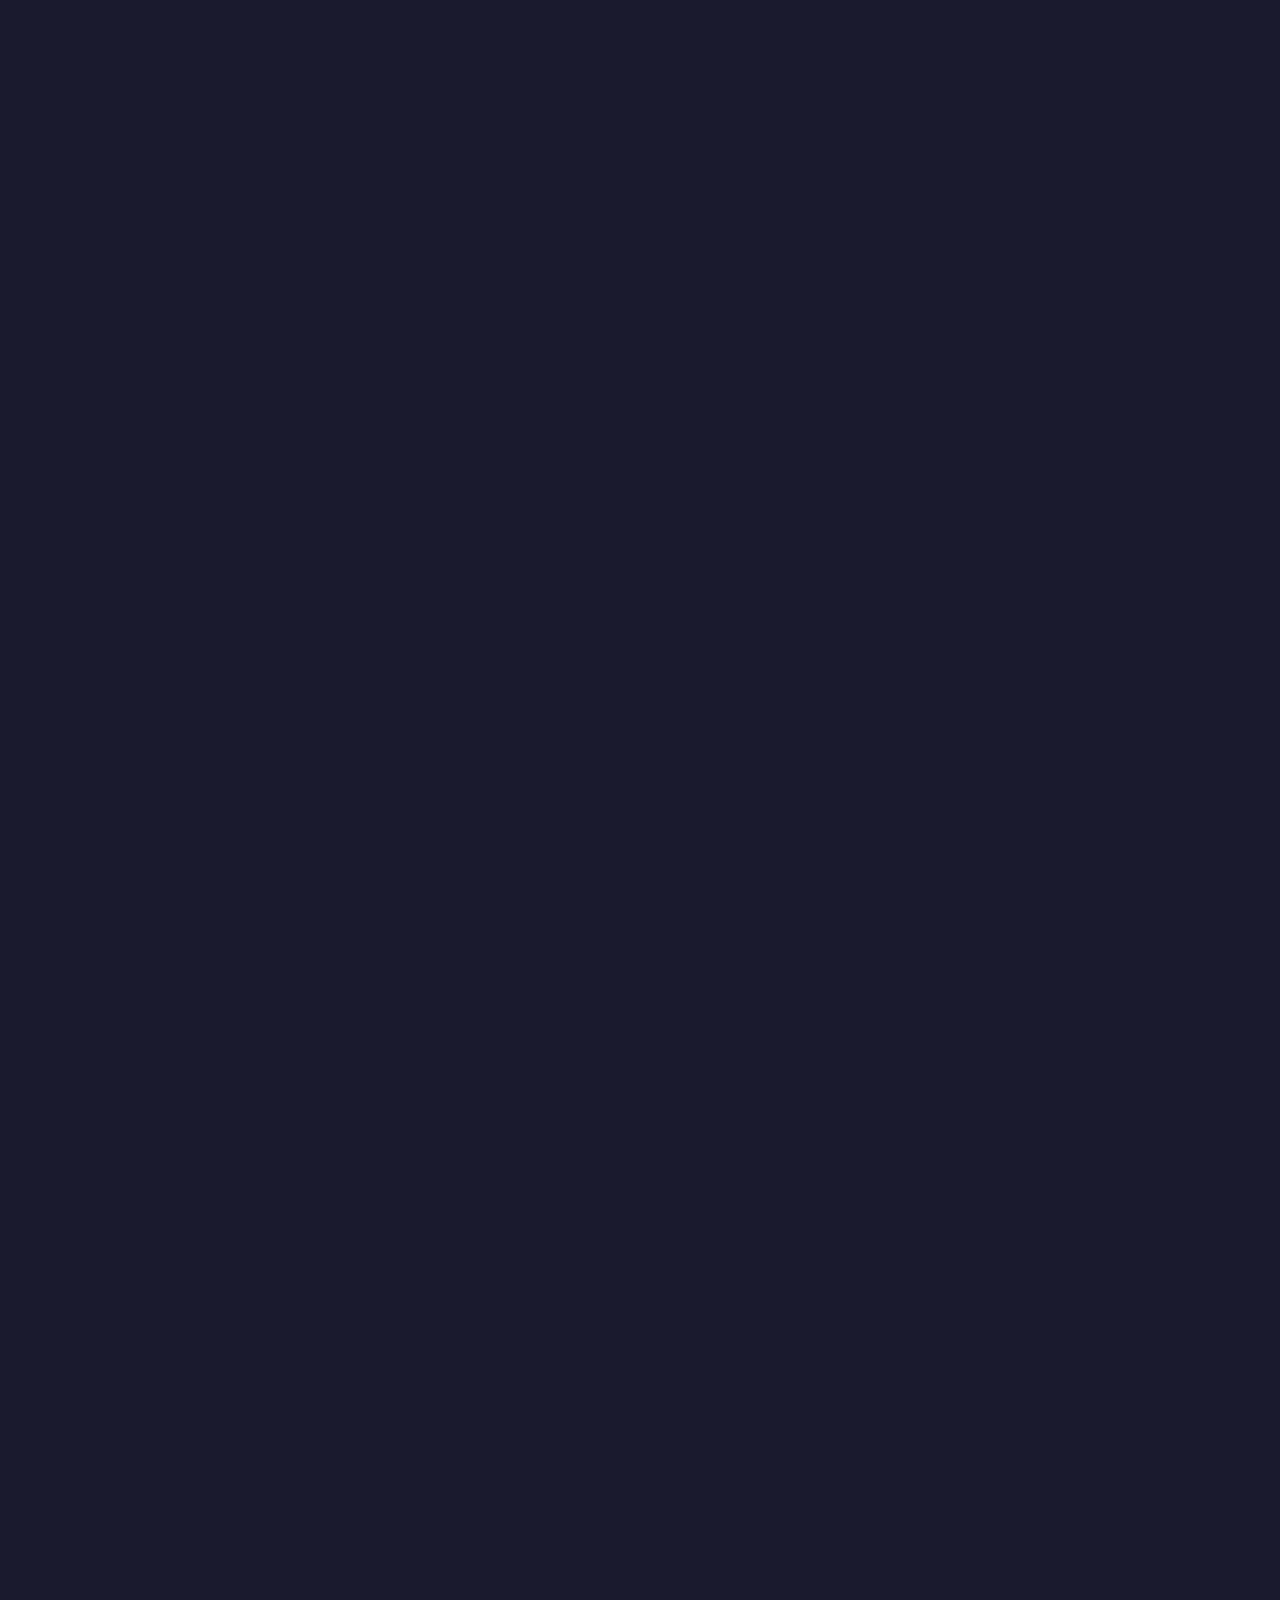
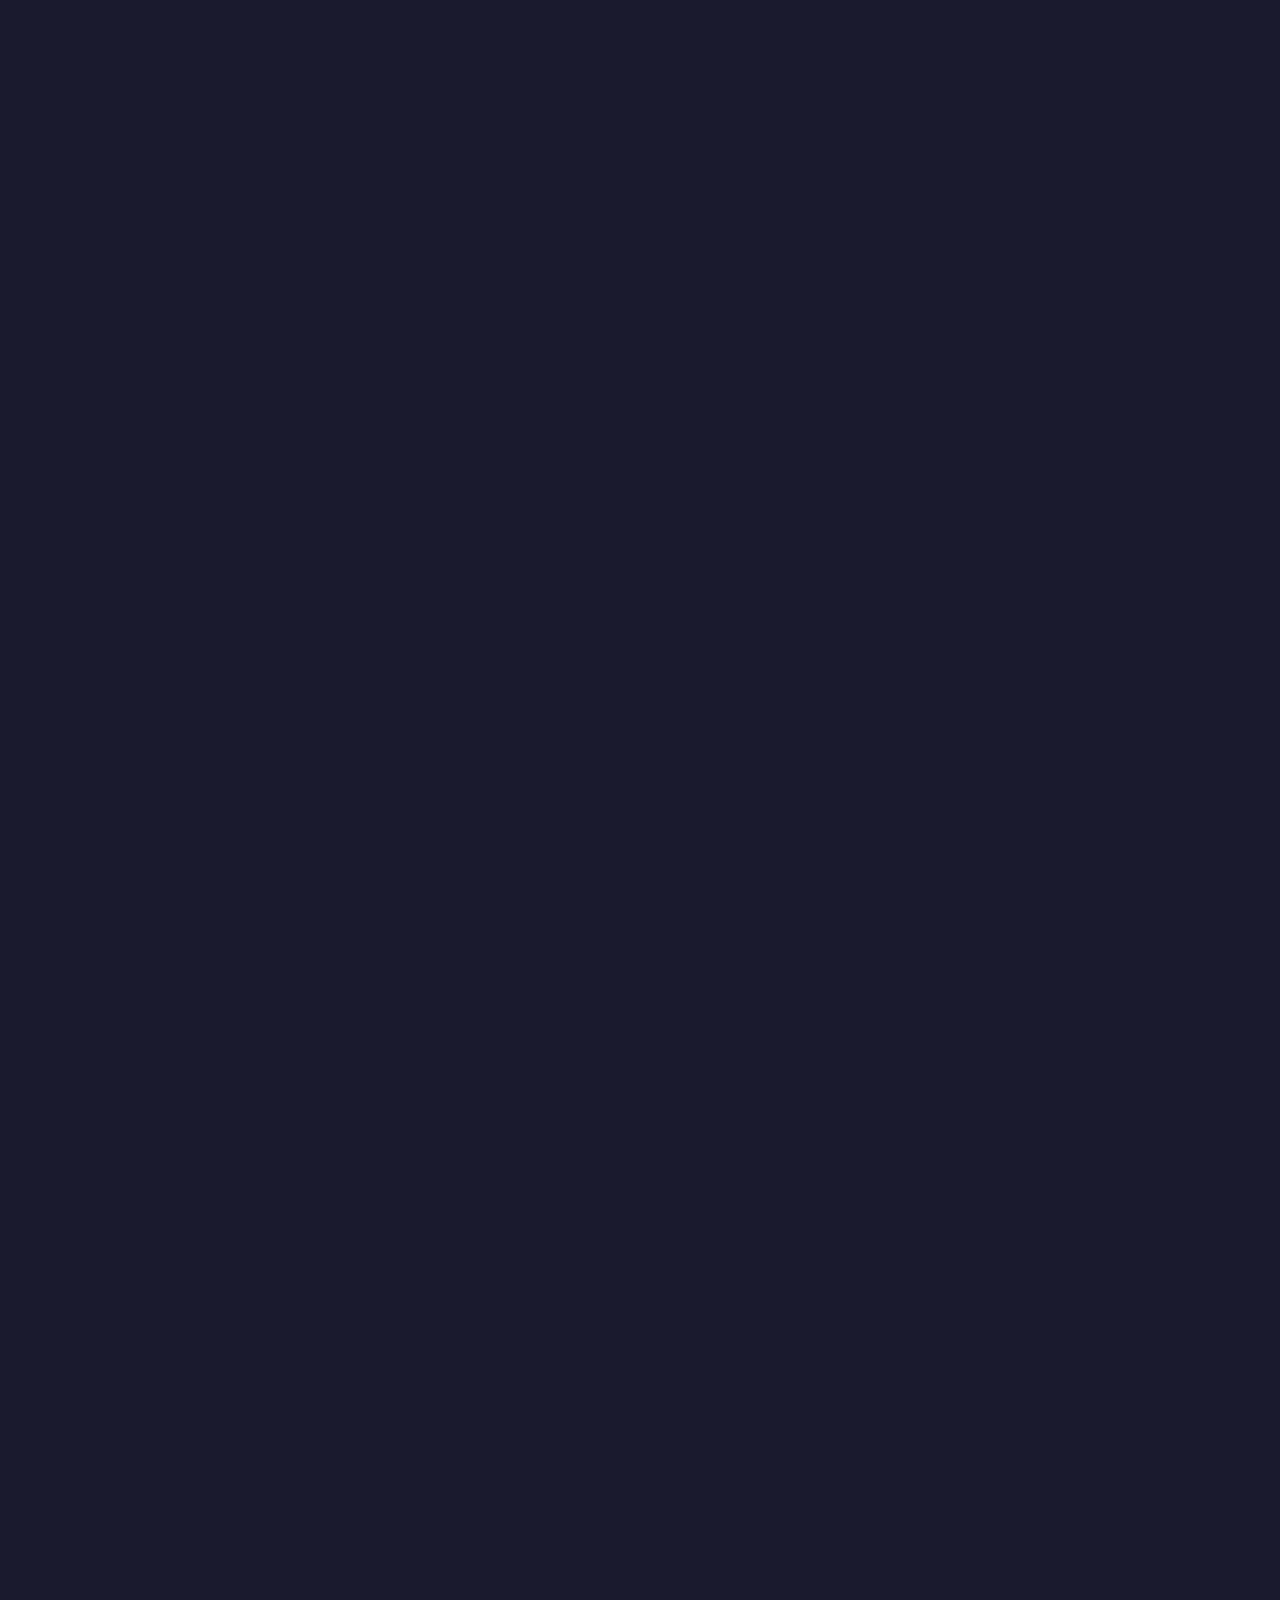
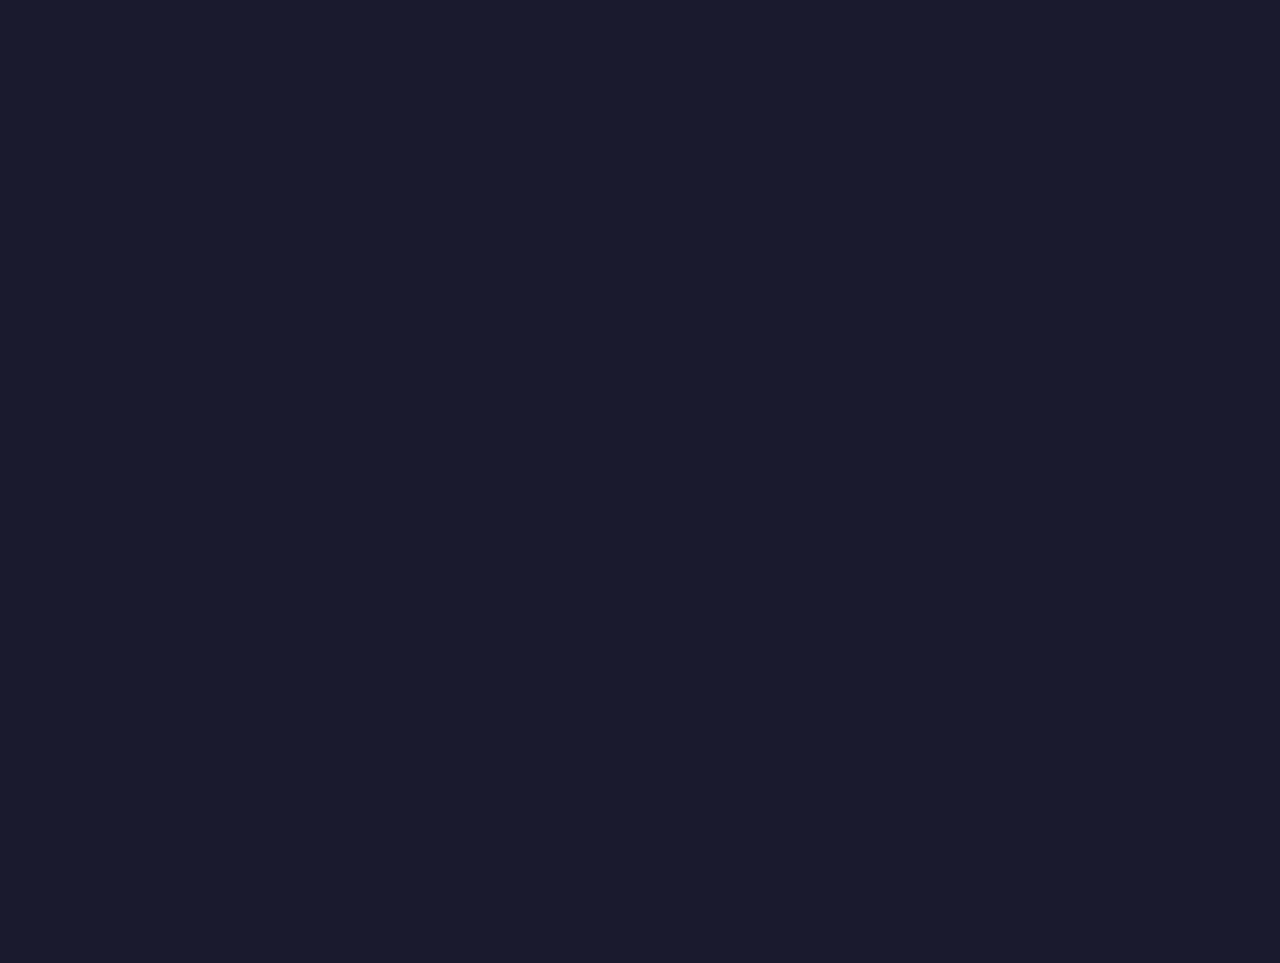
<file: octochat.html>
<!DOCTYPE html>
<html lang="en">
<head>
    <meta charset="UTF-8">
    <meta name="viewport" content="width=device-width, initial-scale=1.0">
    <title>OctoChat - Intelligent Customer Support AI Agent | Octopod AI</title>
    
    <!-- Favicon -->
    <link rel="icon" type="image/x-icon" href="favicon.ico">
    <link rel="shortcut icon" type="image/x-icon" href="favicon.ico">
    
    <link href="https://fonts.googleapis.com/css2?family=Inter:wght@300;400;500;600;700&display=swap" rel="stylesheet">
    <style>
        * {
            margin: 0;
            padding: 0;
            box-sizing: border-box;
        }

        body {
            font-family: 'Inter', sans-serif;
            background: linear-gradient(rgba(0, 0, 0, 0.6), rgba(0, 0, 0, 0.6)), url('octochat-bg.webp');
            background-size: cover;
            background-position: center;
            background-repeat: no-repeat;
            background-attachment: fixed;
            color: #333;
            overflow-x: hidden;
            position: relative;
            min-height: 100vh;
            -webkit-background-size: cover;
            -moz-background-size: cover;
            -o-background-size: cover;
            /* 备用背景 */
            background-color: #1a1a2e;
        }
        


        /* 背景装饰 */
        .background-decoration {
            position: fixed;
            top: 0;
            left: 0;
            width: 100%;
            height: 100%;
            z-index: -1;
            pointer-events: none;
        }
        
        /* 背景图片加载失败时的备用样式 */
        body::before {
            content: '';
            position: fixed;
            top: 0;
            left: 0;
            width: 100%;
            height: 100%;
            background: linear-gradient(135deg, #1a1a2e 0%, #16213e 50%, #0f3460 100%);
            z-index: -2;
            opacity: 0;
            transition: opacity 0.3s ease;
        }
        
        /* 当背景图片加载失败时显示备用背景 */
        body.bg-fallback::before {
            opacity: 1;
        }

        .gear {
            position: absolute;
            font-size: 2rem;
            color: #ff6b9d;
            opacity: 0.3;
            animation: rotate 20s linear infinite;
            filter: drop-shadow(0 0 10px rgba(255, 107, 157, 0.3));
        }

        @keyframes rotate {
            from { transform: rotate(0deg); }
            to { transform: rotate(360deg); }
        }

        /* 导航栏 */
        .header {
            position: relative;
            padding: 20px 8vw;
            display: flex;
            justify-content: space-between;
            align-items: center;
            z-index: 100;
            background: rgba(255, 255, 255, 0.05);
            backdrop-filter: blur(10px);
            box-shadow: 0 2px 15px rgba(0, 0, 0, 0.05);
        }

        .header-left {
            display: flex;
            align-items: center;
            gap: 20px;
        }

        .language-toggle {
            background: linear-gradient(135deg, #0066FF, #FF6600);
            border: 2px solid rgba(255, 255, 255, 0.3);
            border-radius: 30px;
            padding: 12px 24px;
            color: white;
            cursor: pointer;
            transition: all 0.4s cubic-bezier(0.4, 0, 0.2, 1);
            font-weight: 600;
            font-size: 0.95rem;
            box-shadow: 0 4px 15px rgba(0, 102, 255, 0.3);
            position: relative;
            overflow: hidden;
            backdrop-filter: blur(10px);
            letter-spacing: 0.5px;
        }

        .language-toggle::before {
            content: '';
            position: absolute;
            top: 0;
            left: -100%;
            width: 100%;
            height: 100%;
            background: linear-gradient(90deg, transparent, rgba(255, 255, 255, 0.3), transparent);
            transition: left 0.6s ease;
        }

        .language-toggle:hover {
            background: linear-gradient(135deg, #FF6600, #0066FF);
            transform: translateY(-2px) scale(1.05);
            box-shadow: 0 8px 25px rgba(0, 102, 255, 0.4);
            border-color: rgba(255, 255, 255, 0.5);
        }

        .language-toggle:hover::before {
            left: 100%;
        }

        .language-toggle:active {
            transform: translateY(0) scale(0.98);
            box-shadow: 0 2px 10px rgba(0, 102, 255, 0.3);
        }

        /* 响应式设计 - 移动端调整 */
        @media (max-width: 600px) {
            /* 移动端背景图片强制优化 */
            body {
                background-attachment: scroll !important;
                background-size: cover !important;
                background-position: center !important;
                -webkit-background-size: cover !important;
                -moz-background-size: cover !important;
                -o-background-size: cover !important;
                background-repeat: no-repeat !important;
            }
            
            .language-toggle {
                padding: 10px 20px;
                font-size: 0.9rem;
                border-radius: 25px;
            }
        }

        .nav-container {
            display: flex;
            align-items: center;
            gap: 8px;
        }

        .nav-item {
            margin: 0 12px; /* 从10px增加到12px */
            transform: scale(1.08); /* 从1.2缩小到1.08 (减少10%) */
        }
        
        .nav-item a {
            text-decoration: none;
            color: inherit;
        }
        
        .hexagon {
            width: 108px; /* 从120px缩小到108px (减少10%) */
            height: 62px; /* 从69px缩小到62px (减少10%) */
            background: linear-gradient(135deg, #3366FF, #FF6600);
            clip-path: polygon(50% 0%, 100% 25%, 100% 75%, 50% 100%, 0% 75%, 0% 25%);
            display: flex;
            align-items: center;
            justify-content: center;
            position: relative;
            transition: all 0.3s ease;
            transform: scale(1.08); /* 从1.2缩小到1.08 (减少10%) */
        }
        
        .hexagon::before {
            content: '';
            position: absolute;
            top: 2px;
            left: 2px;
            right: 2px;
            bottom: 2px;
            background: linear-gradient(135deg, #1a1a1a, #2a2a2a);
            clip-path: polygon(50% 0%, 100% 25%, 100% 75%, 50% 100%, 0% 75%, 0% 25%);
            z-index: -1;
        }
        
        .hexagon span {
            color: #fff;
            font-size: 1.08rem; /* 从1.2rem缩小到1.08rem (减少10%) */
            font-weight: 600;
            text-align: center;
            z-index: 1;
            transition: all 0.3s ease;
        }

        .nav-item:hover .hexagon {
            transform: translateY(-3px) scale(1.05);
            box-shadow: 0 8px 25px rgba(30, 60, 114, 0.3);
        }

        .nav-item:hover .hexagon::before {
            background: linear-gradient(135deg, #e91e63, #1e3c72);
        }

        .nav-item:hover .hexagon span {
            color: white;
        }

        .nav-item.active .hexagon {
            background: linear-gradient(135deg, #1e3c72, #e91e63);
            transform: translateY(-2px);
            box-shadow: 0 6px 20px rgba(30, 60, 114, 0.3);
        }

        .nav-item.active .hexagon::before {
            background: linear-gradient(135deg, #1e3c72, #e91e63);
        }

        .nav-item.active .hexagon span {
            color: white;
        }
        


        .back-home {
            background: rgba(255, 107, 157, 0.2);
            border: 2px solid rgba(255, 107, 157, 0.4);
            border-radius: 25px;
            padding: 10px 20px;
            color: white;
            text-decoration: none;
            font-weight: 500;
            transition: all 0.3s ease;
            display: inline-block;
        }

        .back-home:hover {
            background: rgba(255, 107, 157, 0.3);
            transform: scale(1.05);
        }

        /* 页面内容 */
        .page {
            min-height: 100vh;
            padding: 40px 40px 80px;
            display: flex;
            align-items: center;
            justify-content: center;
            opacity: 0;
            transform: translateY(50px);
            transition: all 1s cubic-bezier(0.4, 0, 0.2, 1);
        }

        .page.visible {
            opacity: 1;
            transform: translateY(0);
        }

        .page-content {
            max-width: 1200px;
            width: 100%;
            background: rgba(0, 20, 60, 0.65);
            border-radius: 20px;
            padding: 60px;
            backdrop-filter: blur(15px);
            border: 1px solid rgba(255, 255, 255, 0.2);
            box-shadow: 0 10px 40px rgba(0, 0, 0, 0.5);
        }

        .page-title {
            font-size: 3.5rem;
            font-weight: 700;
            margin-bottom: 30px;
            background: linear-gradient(135deg, #ff6b9d, #4ecdc4);
            -webkit-background-clip: text;
            -webkit-text-fill-color: transparent;
            text-align: center;
        }

        .page-subtitle {
            font-size: 1.5rem;
            color: #ffffff;
            text-align: center;
            margin-bottom: 50px;
            opacity: 0.9;
        }

        .hero-section {
            text-align: center;
            margin-bottom: 80px;
        }

        .hero-title {
            font-size: 4rem;
            font-weight: 800;
            margin-bottom: 20px;
            background: linear-gradient(135deg, #ff6b9d, #4ecdc4);
            -webkit-background-clip: text;
            -webkit-text-fill-color: transparent;
        }

        .hero-subtitle {
            font-size: 1.8rem;
            color: #ffffff;
            margin-bottom: 30px;
            opacity: 0.9;
        }

        .hero-description {
            font-size: 1.2rem;
            color: #ffffff;
            opacity: 0.8;
            line-height: 1.8;
            max-width: 800px;
            margin: 0 auto;
        }

        /* 功能卡片 */
        .features-grid {
            display: grid;
            grid-template-columns: repeat(auto-fit, minmax(300px, 1fr));
            gap: 30px;
            margin: 60px 0;
        }

        .feature-card {
            background: rgba(0, 20, 60, 0.6);
            border-radius: 15px;
            padding: 40px 30px;
            text-align: center;
            transition: all 0.3s ease;
            border: 1px solid rgba(255, 255, 255, 0.2);
            position: relative;
            overflow: hidden;
            backdrop-filter: blur(10px);
            box-shadow: 0 8px 30px rgba(0, 0, 0, 0.4);
        }

        .feature-card:hover {
            transform: translateY(-10px);
            background: rgba(0, 20, 60, 0.75);
            box-shadow: 0 12px 40px rgba(0, 0, 0, 0.6);
        }

        .feature-icon {
            font-size: 3rem;
            margin-bottom: 20px;
            display: block;
        }

        .feature-title {
            font-size: 1.4rem;
            font-weight: 600;
            color: #ffffff;
            margin-bottom: 15px;
        }

        .feature-description {
            color: #ffffff;
            opacity: 0.8;
            line-height: 1.6;
        }

        /* 行业解决方案 */
        .industry-grid {
            display: grid;
            grid-template-columns: repeat(auto-fit, minmax(250px, 1fr));
            gap: 25px;
            margin: 40px 0;
        }

        .industry-card {
            background: rgba(0, 20, 60, 0.6);
            border-radius: 12px;
            padding: 30px 20px;
            text-align: center;
            transition: all 0.3s ease;
            border: 1px solid rgba(255, 255, 255, 0.2);
            backdrop-filter: blur(10px);
            box-shadow: 0 8px 30px rgba(0, 0, 0, 0.4);
        }

        .industry-card:hover {
            transform: scale(1.05);
            background: rgba(0, 20, 60, 0.75);
            box-shadow: 0 12px 40px rgba(0, 0, 0, 0.6);
        }

        .industry-icon {
            font-size: 2.5rem;
            margin-bottom: 15px;
            display: block;
        }

        .industry-title {
            font-size: 1.2rem;
            font-weight: 600;
            color: #ffffff;
            margin-bottom: 10px;
        }

        .industry-description {
            color: #ffffff;
            opacity: 0.8;
            font-size: 0.9rem;
            line-height: 1.5;
        }

        /* 定价表格 */
        .pricing-section {
            margin: 60px 0;
        }

        .pricing-grid {
            display: grid;
            grid-template-columns: repeat(auto-fit, minmax(300px, 1fr));
            gap: 30px;
            margin: 40px 0;
        }

        .pricing-card {
            background: rgba(0, 20, 60, 0.6);
            border-radius: 15px;
            padding: 40px 30px;
            text-align: center;
            transition: all 0.3s ease;
            border: 1px solid rgba(255, 255, 255, 0.2);
            position: relative;
            backdrop-filter: blur(10px);
            box-shadow: 0 8px 30px rgba(0, 0, 0, 0.4);
        }

        .pricing-card.featured {
            border: 2px solid #ff6b9d;
            background: rgba(0, 20, 60, 0.75);
        }

        .pricing-card:hover {
            transform: translateY(-10px);
        }

        .plan-name {
            font-size: 1.8rem;
            font-weight: 700;
            color: #ffffff;
            margin-bottom: 10px;
        }

        .plan-price {
            font-size: 2.5rem;
            font-weight: 800;
            color: #ff6b9d;
            margin-bottom: 20px;
        }

        .plan-features {
            list-style: none;
            margin: 30px 0;
        }

        .plan-features li {
            color: #ffffff;
            opacity: 0.9;
            margin: 10px 0;
            padding-left: 20px;
            position: relative;
        }

        .plan-features li:before {
            content: "✅";
            position: absolute;
            left: 0;
        }

        /* 技术对比表格 */
        .tech-comparison {
            background: rgba(0, 20, 60, 0.6);
            border-radius: 15px;
            padding: 40px;
            margin: 40px 0;
            backdrop-filter: blur(10px);
            box-shadow: 0 8px 30px rgba(0, 0, 0, 0.4);
            border: 1px solid rgba(255, 255, 255, 0.2);
        }

        .comparison-table {
            width: 100%;
            border-collapse: collapse;
            margin: 20px 0;
        }

        .comparison-table th,
        .comparison-table td {
            padding: 15px;
            text-align: left;
            border-bottom: 1px solid rgba(255, 255, 255, 0.2);
            color: #ffffff;
        }

        .comparison-table th {
            background: rgba(255, 107, 157, 0.2);
            font-weight: 600;
        }

        .comparison-table td:first-child {
            font-weight: 500;
        }

        /* CTA按钮 */
        .cta-section {
            text-align: center;
            margin: 80px 0 40px;
        }

        .cta-button {
            background: linear-gradient(135deg, #ff6b9d, #4ecdc4);
            color: white;
            padding: 20px 40px;
            border: none;
            border-radius: 50px;
            font-size: 1.2rem;
            font-weight: 600;
            cursor: pointer;
            transition: all 0.3s ease;
            text-decoration: none;
            display: inline-block;
            margin: 10px;
        }

        .cta-button:hover {
            transform: scale(1.05);
            box-shadow: 0 10px 30px rgba(255, 107, 157, 0.3);
        }

        .cta-secondary {
            background: rgba(0, 20, 60, 0.6);
            border: 2px solid rgba(255, 255, 255, 0.3);
            backdrop-filter: blur(10px);
        }

        /* 响应式设计 */
        @media (max-width: 900px) {
            /* 移动端背景图片优化 */
            body {
                background-attachment: scroll; /* 移动端使用scroll而不是fixed */
                background-size: cover;
                background-position: center;
                -webkit-background-size: cover;
                -moz-background-size: cover;
                -o-background-size: cover;
                background-image: linear-gradient(rgba(0, 0, 0, 0.6), rgba(0, 0, 0, 0.6)), url('octochat-bg.webp');
            }
            
            .header { padding: 18px 4vw; }
            .nav-container {
                gap: 6px;
            }
            .hexagon {
                width: 50px;
                height: 60px;
            }
            .hexagon span {
                font-size: 0.7rem;
            }
            
            .page-content {
                padding: 40px 30px;
            }

            .hero-title {
                font-size: 2.5rem;
            }

            .hero-subtitle {
                font-size: 1.3rem;
            }

            .page-title {
                font-size: 2.5rem;
            }

            .features-grid,
            .industry-grid,
            .pricing-grid {
                grid-template-columns: 1fr;
            }
        }
        
        @media (max-width: 768px) {
            .nav-container {
                gap: 12px; /* 从8px增加到12px */
            }
            
            .hexagon {
                width: 86px; /* 从96px缩小到86px (减少10%) */
                height: 50px; /* 从55px缩小到50px (减少10%) */
                transform: scale(1.08); /* 从1.2缩小到1.08 (减少10%) */
            }
            
            .hexagon span {
                font-size: 0.9rem; /* 从1rem缩小到0.9rem (减少10%) */
            }
        }
        
        @media (max-width: 480px) {
            /* 小屏幕移动端背景图片优化 */
            body {
                background-attachment: scroll;
                background-size: cover;
                background-position: center;
                -webkit-background-size: cover;
                -moz-background-size: cover;
                -o-background-size: cover;
                /* 确保背景图片在移动端正确显示 */
                background-image: linear-gradient(rgba(0, 0, 0, 0.6), rgba(0, 0, 0, 0.6)), url('octochat-bg.webp');
            }
            
            .nav-container {
                gap: 8px; /* 从4px增加到8px */
            }
            
            .hexagon {
                width: 65px; /* 从72px缩小到65px (减少10%) */
                height: 37px; /* 从41px缩小到37px (减少10%) */
                transform: scale(1.08); /* 从1.2缩小到1.08 (减少10%) */
            }
            
            .hexagon span {
                font-size: 0.72rem; /* 从0.8rem缩小到0.72rem (减少10%) */
            }
        }

        /* 滚动指示器 */
        .scroll-indicator {
            position: fixed;
            bottom: 30px;
            left: 50%;
            transform: translateX(-50%);
            color: white;
            opacity: 0.7;
            animation: bounce 2s infinite;
            z-index: 10;
        }

        @keyframes bounce {
            0%, 20%, 50%, 80%, 100% {
                transform: translateX(-50%) translateY(0);
            }
            40% {
                transform: translateX(-50%) translateY(-10px);
            }
            60% {
                transform: translateX(-50%) translateY(-5px);
            }
        }

        .section-divider {
            width: 100px;
            height: 3px;
            background: linear-gradient(135deg, #ff6b9d, #4ecdc4);
            margin: 40px auto;
            border-radius: 2px;
        }
        
        /* Demo button hover effects */
        .demo-button {
            display: inline-block;
            background: linear-gradient(135deg, #ff6b9d, #4ecdc4);
            color: white;
            padding: 15px 30px;
            border-radius: 50px;
            text-decoration: none;
            font-weight: 600;
            font-size: 1.1rem;
            transition: all 0.3s ease;
            box-shadow: 0 4px 15px rgba(255, 107, 157, 0.3);
            border: 2px solid rgba(255, 255, 255, 0.2);
        }
        
        .demo-button:hover {
            transform: translateY(-3px) scale(1.05);
            box-shadow: 0 8px 25px rgba(255, 107, 157, 0.4);
            background: linear-gradient(135deg, #4ecdc4, #ff6b9d);
            border-color: rgba(255, 255, 255, 0.4);
        }
        
        .demo-button:active {
            transform: translateY(-1px) scale(1.02);
            box-shadow: 0 4px 15px rgba(255, 107, 157, 0.3);
        }
    </style>
</head>
<body>
    <!-- 背景装饰 -->
    <div class="background-decoration" id="backgroundDecoration"></div>

    <!-- 导航栏 -->
    <header class="header">
        <div class="header-left">
            <button id="lang-toggle" class="language-toggle" onclick="toggleLanguage()">
                <span class="lang-zh">English</span>
                <span class="lang-en" style="display: none;">中文</span>
            </button>
            
            <a href="index.html" class="back-home">
                <span class="lang-zh">返回首页</span>
                <span class="lang-en" style="display: none;">Back to Home</span>
            </a>
        </div>
        
        <nav class="nav-container">
            <div class="nav-item active">
                <a href="#hero" onclick="scrollToSection('hero')">
                    <div class="hexagon">
                        <span class="lang-zh">产品</span>
                        <span class="lang-en" style="display: none;">Product</span>
                    </div>
                </a>
            </div>
            <div class="nav-item">
                <a href="#features" onclick="scrollToSection('features')">
                    <div class="hexagon">
                        <span class="lang-zh">功能</span>
                        <span class="lang-en" style="display: none;">Features</span>
                    </div>
                </a>
            </div>
            <div class="nav-item">
                <a href="#industries" onclick="scrollToSection('industries')">
                    <div class="hexagon">
                        <span class="lang-zh">方案</span>
                        <span class="lang-en" style="display: none;">Solutions</span>
                    </div>
                </a>
            </div>
            <div class="nav-item">
                <a href="#pricing" onclick="scrollToSection('pricing')">
                    <div class="hexagon">
                        <span class="lang-zh">定价</span>
                        <span class="lang-en" style="display: none;">Pricing</span>
                    </div>
                </a>
            </div>
            <div class="nav-item">
                <a href="#technology" onclick="scrollToSection('technology')">
                    <div class="hexagon">
                        <span class="lang-zh">技术</span>
                        <span class="lang-en" style="display: none;">Technology</span>
                    </div>
                </a>
            </div>
        </nav>
    </header>

    <!-- 滚动指示器 -->
    <div class="scroll-indicator">
        <span style="font-size: 24px;">↓</span>
    </div>

    <!-- 产品介绍页面 -->
    <div class="page visible" data-section="hero">
        <div class="page-content">
            <div class="hero-section">
                <div class="hero-title">
                                    <span class="lang-zh" style="display: none;">OctoChat</span>
                <span class="lang-en">OctoChat</span>
                </div>
                <div class="hero-subtitle">
                    <span class="lang-zh" style="display: none;">智能客服 AI Agent</span>
                    <span class="lang-en">Intelligent Customer Support AI Agent</span>
                </div>
                <div class="hero-description">
                    <span class="lang-zh" style="display: none;">为你的业务定制一位全天候、全能型"客服专家"。OctoChat 基于大语言模型（LLM）+ RAG（检索增强生成）技术，帮助你打造专属的 AI 客服助理，快速响应客户问题、提升服务效率、降低人工成本。</span>
                    <span class="lang-en">Customize a 24/7, versatile "customer service expert" for your business. OctoChat is built on Large Language Model (LLM) + RAG (Retrieval-Augmented Generation) technology, helping you create a dedicated AI customer service assistant to quickly respond to customer inquiries, improve service efficiency, and reduce labor costs.</span>
                </div>
                
                <!-- Demo Link Section -->
                <div style="text-align: center; margin: 40px 0;">
                    <a href="https://udify.app/chat/AkpluEZPx5cJCfh1" target="_blank" class="demo-button">
                        <span class="lang-zh" style="display: none;">🐙 立即体验 OctoChat 演示</span>
                        <span class="lang-en">🐙 Try OctoChat Demo Now</span>
                    </a>
                    <p style="color: #ffffff; opacity: 0.8; margin-top: 15px; font-size: 0.9rem;">
                        <span class="lang-zh" style="display: none;">点击体验真实的 AI 客服对话</span>
                        <span class="lang-en">Click to experience real AI customer service conversation</span>
                    </p>
                </div>
            </div>

            <div class="section-divider"></div>

            <div style="text-align: center; margin: 60px 0;">
                <h2 style="color: #ffffff; font-size: 2.5rem; margin-bottom: 40px;">
                    <span class="lang-zh" style="display: none;">🚀 为什么选择 OctoChat？</span>
                    <span class="lang-en">🚀 Why Choose OctoChat?</span>
                </h2>
                <div class="features-grid">
                    <div class="feature-card">
                        <span class="feature-icon">🕐</span>
                        <h3 class="feature-title">
                            <span class="lang-zh" style="display: none;">全天候服务</span>
                            <span class="lang-en">24/7 Service</span>
                        </h3>
                        <p class="feature-description">
                            <span class="lang-zh" style="display: none;">7x24 小时智能回复，不漏接任何客户</span>
                            <span class="lang-en">24/7 intelligent responses, never miss any customer</span>
                        </p>
                    </div>
                    <div class="feature-card">
                        <span class="feature-icon">🎯</span>
                        <h3 class="feature-title">
                            <span class="lang-zh" style="display: none;">定制语气与行业术语</span>
                            <span class="lang-en">Custom Tone & Industry Terms</span>
                        </h3>
                        <p class="feature-description">
                            <span class="lang-zh" style="display: none;">支持多行业词汇和品牌风格的微调</span>
                            <span class="lang-en">Support for multi-industry vocabulary and brand style fine-tuning</span>
                        </p>
                    </div>
                    <div class="feature-card">
                        <span class="feature-icon">🌐</span>
                        <h3 class="feature-title">
                            <span class="lang-zh" style="display: none;">跨平台部署</span>
                            <span class="lang-en">Cross-Platform Deployment</span>
                        </h3>
                        <p class="feature-description">
                            <span class="lang-zh" style="display: none;">网站、微信、WhatsApp、邮箱等多平台无缝集成</span>
                            <span class="lang-en">Seamless integration across websites, WeChat, WhatsApp, email, and more</span>
                        </p>
                    </div>
                    <div class="feature-card">
                        <span class="feature-icon">📚</span>
                        <h3 class="feature-title">
                            <span class="lang-zh" style="display: none;">知识库增强（RAG）</span>
                            <span class="lang-en">Knowledge Base Enhancement (RAG)</span>
                        </h3>
                        <p class="feature-description">
                            <span class="lang-zh" style="display: none;">支持导入企业手册/FAQ，精准回答客户问题</span>
                            <span class="lang-en">Support importing company manuals/FAQs for precise customer responses</span>
                        </p>
                    </div>
                    <div class="feature-card">
                        <span class="feature-icon">🤝</span>
                        <h3 class="feature-title">
                            <span class="lang-zh" style="display: none;">协作式搭建</span>
                            <span class="lang-en">Collaborative Development</span>
                        </h3>
                        <p class="feature-description">
                            <span class="lang-zh" style="display: none;">与你共同打造符合业务逻辑的智能流程</span>
                            <span class="lang-en">Work with you to create intelligent processes that match your business logic</span>
                        </p>
                    </div>
                </div>
            </div>
        </div>
    </div>

    <!-- 核心功能页面 -->
    <div class="page" data-section="features">
        <div class="page-content">
            <h1 class="page-title">
                <span class="lang-zh" style="display: none;">💡 核心功能一览</span>
                <span class="lang-en">💡 Core Features Overview</span>
            </h1>
            
            <div class="tech-comparison">
                <table class="comparison-table">
                    <thead>
                        <tr>
                            <th>
                                <span class="lang-zh" style="display: none;">功能模块</span>
                                <span class="lang-en">Feature Module</span>
                            </th>
                            <th>
                                <span class="lang-zh" style="display: none;">描述</span>
                                <span class="lang-en">Description</span>
                            </th>
                        </tr>
                    </thead>
                    <tbody>
                        <tr>
                            <td>📚 <span class="lang-zh" style="display: none;">知识集成</span><span class="lang-en">Knowledge Integration</span></td>
                            <td>
                                <span class="lang-zh" style="display: none;">利用企业内部文档/FAQ 创建结构化知识库（支持 RAG）</span>
                                <span class="lang-en">Create structured knowledge base using internal documents/FAQs (RAG supported)</span>
                            </td>
                        </tr>
                        <tr>
                            <td>🧠 <span class="lang-zh" style="display: none;">语料微调</span><span class="lang-en">Corpus Fine-tuning</span></td>
                            <td>
                                <span class="lang-zh" style="display: none;">根据行业语调+语境定制，让 AI 回答更贴近你的品牌风格</span>
                                <span class="lang-en">Customize based on industry tone + context to make AI responses closer to your brand style</span>
                            </td>
                        </tr>
                        <tr>
                            <td>🔌 <span class="lang-zh" style="display: none;">工具集成</span><span class="lang-en">Tool Integration</span></td>
                            <td>
                                <span class="lang-zh" style="display: none;">可对接 CRM、预约系统、库存管理等，支持自动操作</span>
                                <span class="lang-en">Connect with CRM, booking systems, inventory management, etc., supporting automated operations</span>
                            </td>
                        </tr>
                        <tr>
                            <td>🌐 <span class="lang-zh" style="display: none;">多平台部署</span><span class="lang-en">Multi-platform Deployment</span></td>
                            <td>
                                <span class="lang-zh" style="display: none;">支持部署在微信、WhatsApp、企业网站、Shopify 等平台</span>
                                <span class="lang-en">Support deployment on WeChat, WhatsApp, corporate websites, Shopify, and other platforms</span>
                            </td>
                        </tr>
                        <tr>
                            <td>🔄 <span class="lang-zh" style="display: none;">持续优化</span><span class="lang-en">Continuous Optimization</span></td>
                            <td>
                                <span class="lang-zh" style="display: none;">包含模型升级、知识库优化、技术支持等长期维护服务</span>
                                <span class="lang-en">Includes model upgrades, knowledge base optimization, technical support, and other long-term maintenance services</span>
                            </td>
                        </tr>
                    </tbody>
                </table>
            </div>
        </div>
    </div>

    <!-- 行业解决方案页面 -->
    <div class="page" data-section="industries">
        <div class="page-content">
            <h1 class="page-title">
                <span class="lang-zh" style="display: none;">🔍 不同行业的解决方案</span>
                <span class="lang-en">🔍 Industry-Specific Solutions</span>
            </h1>
            
            <div class="industry-grid">
                <div class="industry-card">
                    <span class="industry-icon">🏥</span>
                    <h3 class="industry-title">
                        <span class="lang-zh" style="display: none;">医疗诊所</span>
                        <span class="lang-en">Medical Clinics</span>
                    </h3>
                    <p class="industry-description">
                        <span class="lang-zh" style="display: none;">自动预约、就诊提醒、保险/流程咨询</span>
                        <span class="lang-en">Automated appointments, visit reminders, insurance/process consultations</span>
                    </p>
                </div>
                <div class="industry-card">
                    <span class="industry-icon">🛍️</span>
                    <h3 class="industry-title">
                        <span class="lang-zh" style="display: none;">电商&零售</span>
                        <span class="lang-en">E-commerce & Retail</span>
                    </h3>
                    <p class="industry-description">
                        <span class="lang-zh" style="display: none;">商品咨询、物流跟踪、退换货政策</span>
                        <span class="lang-en">Product inquiries, logistics tracking, return/exchange policies</span>
                    </p>
                </div>
                <div class="industry-card">
                    <span class="industry-icon">🎓</span>
                    <h3 class="industry-title">
                        <span class="lang-zh" style="display: none;">教育机构</span>
                        <span class="lang-en">Educational Institutions</span>
                    </h3>
                    <p class="industry-description">
                        <span class="lang-zh" style="display: none;">报名咨询、家长沟通、双语支持</span>
                        <span class="lang-en">Enrollment inquiries, parent communication, bilingual support</span>
                    </p>
                </div>
                <div class="industry-card">
                    <span class="industry-icon">💅</span>
                    <h3 class="industry-title">
                        <span class="lang-zh" style="display: none;">美业/健身</span>
                        <span class="lang-en">Beauty/Fitness</span>
                    </h3>
                    <p class="industry-description">
                        <span class="lang-zh" style="display: none;">预约管理、项目介绍、客户回访</span>
                        <span class="lang-en">Appointment management, service introductions, customer follow-ups</span>
                    </p>
                </div>
                <div class="industry-card">
                    <span class="industry-icon">🔧</span>
                    <h3 class="industry-title">
                        <span class="lang-zh" style="display: none;">本地维修</span>
                        <span class="lang-en">Local Repair Services</span>
                    </h3>
                    <p class="industry-description">
                        <span class="lang-zh" style="display: none;">报价/时间安排、现场派单、满意度回访</span>
                        <span class="lang-en">Quotes/scheduling, on-site dispatch, satisfaction follow-ups</span>
                    </p>
                </div>
            </div>

        </div>
    </div>

    <!-- 套餐定价页面 -->
    <div class="page" data-section="pricing">
        <div class="page-content">
            <h1 class="page-title">
                <span class="lang-zh" style="display: none;">💰 套餐定价</span>
                <span class="lang-en">💰 Pricing Plans</span>
            </h1>
            <p class="page-subtitle">
                <span class="lang-zh" style="display: none;">含一次性部署 + 终身使用</span>
                <span class="lang-en">One-time deployment + Lifetime usage</span>
            </p>

            <div class="pricing-grid">
                <div class="pricing-card">
                    <h3 class="plan-name">
                        <span class="lang-zh" style="display: none;">Starter Plan</span>
                        <span class="lang-en">Starter Plan</span>
                    </h3>
                    <div class="plan-price">$325</div>
                    <ul class="plan-features">
                        <li>
                            <span class="lang-zh" style="display: none;">Prompt设计</span>
                            <span class="lang-en">Prompt Design</span>
                        </li>
                        <li>
                            <span class="lang-zh" style="display: none;">基础知识库建设</span>
                            <span class="lang-en">Basic Knowledge Base</span>
                        </li>
                        <li>
                            <span class="lang-zh" style="display: none;">1个工具集成</span>
                            <span class="lang-en">1 Tool Integration</span>
                        </li>
                        <li>
                            <span class="lang-zh" style="display: none;">1个部署平台</span>
                            <span class="lang-en">1 Deployment Platform</span>
                        </li>
                    </ul>
                    <p style="color: #ffffff; opacity: 0.8; margin-top: 20px;">
                        <span class="lang-zh" style="display: none;">适合：小型标准业务</span>
                        <span class="lang-en">Suitable for: Small standard businesses</span>
                    </p>
                </div>

                <div class="pricing-card featured">
                    <h3 class="plan-name">
                        <span class="lang-zh" style="display: none;">Growth Plan</span>
                        <span class="lang-en">Growth Plan</span>
                    </h3>
                    <div class="plan-price">$800</div>
                    <ul class="plan-features">
                        <li>
                            <span class="lang-zh" style="display: none;">Prompt设计</span>
                            <span class="lang-en">Prompt Design</span>
                        </li>
                        <li>
                            <span class="lang-zh" style="display: none;">中等知识库建设</span>
                            <span class="lang-en">Medium Knowledge Base</span>
                        </li>
                        <li>
                            <span class="lang-zh" style="display: none;">模型微调</span>
                            <span class="lang-en">Model Fine-tuning</span>
                        </li>
                        <li>
                            <span class="lang-zh" style="display: none;">2个工具集成</span>
                            <span class="lang-en">2 Tool Integrations</span>
                        </li>
                        <li>
                            <span class="lang-zh" style="display: none;">2个部署平台</span>
                            <span class="lang-en">2 Deployment Platforms</span>
                        </li>
                    </ul>
                    <p style="color: #ffffff; opacity: 0.8; margin-top: 20px;">
                        <span class="lang-zh" style="display: none;">适合：中小型增长型企业</span>
                        <span class="lang-en">Suitable for: Growing SMEs</span>
                    </p>
                </div>

                <div class="pricing-card">
                    <h3 class="plan-name">
                        <span class="lang-zh" style="display: none;">Enterprise Plan</span>
                        <span class="lang-en">Enterprise Plan</span>
                    </h3>
                    <div class="plan-price">$1300</div>
                    <ul class="plan-features">
                        <li>
                            <span class="lang-zh" style="display: none;">Prompt设计</span>
                            <span class="lang-en">Prompt Design</span>
                        </li>
                        <li>
                            <span class="lang-zh" style="display: none;">高级知识库建设</span>
                            <span class="lang-en">Advanced Knowledge Base</span>
                        </li>
                        <li>
                            <span class="lang-zh" style="display: none;">高级模型微调</span>
                            <span class="lang-en">Advanced Model Fine-tuning</span>
                        </li>
                        <li>
                            <span class="lang-zh" style="display: none;">2个工具集成</span>
                            <span class="lang-en">2 Tool Integrations</span>
                        </li>
                        <li>
                            <span class="lang-zh" style="display: none;">2个部署平台</span>
                            <span class="lang-en">2 Deployment Platforms</span>
                        </li>
                    </ul>
                    <p style="color: #ffffff; opacity: 0.8; margin-top: 20px;">
                        <span class="lang-zh" style="display: none;">适合：大型复杂业务</span>
                        <span class="lang-en">Suitable for: Large complex businesses</span>
                    </p>
                </div>
            </div>

            <div class="section-divider"></div>

            <div class="tech-comparison">
                <h2 style="color: #ffffff; font-size: 1.8rem; margin-bottom: 30px; text-align: center;">
                    <span class="lang-zh" style="display: none;">功能模块详细定价</span>
                    <span class="lang-en">Detailed Module Pricing</span>
                </h2>
                <table class="comparison-table">
                    <thead>
                        <tr>
                            <th>
                                <span class="lang-zh" style="display: none;">功能模块</span>
                                <span class="lang-en">Feature Module</span>
                            </th>
                            <th>
                                <span class="lang-zh" style="display: none;">价格区间</span>
                                <span class="lang-en">Price Range</span>
                            </th>
                            <th>
                                <span class="lang-zh" style="display: none;">说明</span>
                                <span class="lang-en">Description</span>
                            </th>
                        </tr>
                    </thead>
                    <tbody>
                        <tr>
                            <td>📐 <span class="lang-zh" style="display: none;">框架设计+Prompt工程</span><span class="lang-en">Framework Design + Prompt Engineering</span></td>
                            <td>$50 <span class="lang-zh" style="display: none;">（必选）</span><span class="lang-en">(Required)</span></td>
                            <td>
                                <span class="lang-zh" style="display: none;">构建高质量提示词，快速赋能模型</span>
                                <span class="lang-en">Build high-quality prompts to quickly empower the model</span>
                            </td>
                        </tr>
                        <tr>
                            <td>📚 <span class="lang-zh" style="display: none;">RAG知识库建设</span><span class="lang-en">RAG Knowledge Base</span></td>
                            <td>$200–$400</td>
                            <td>
                                <span class="lang-zh" style="display: none;">构建语义知识库，提升专业回答能力</span>
                                <span class="lang-en">Build semantic knowledge base to enhance professional answering capabilities</span>
                            </td>
                        </tr>
                        <tr>
                            <td>🧠 <span class="lang-zh" style="display: none;">模型微调（LLM）</span><span class="lang-en">Model Fine-tuning (LLM)</span></td>
                            <td>$400–$800</td>
                            <td>
                                <span class="lang-zh" style="display: none;">根据企业语料训练，更懂你业务的 AI</span>
                                <span class="lang-en">Train with enterprise corpus for AI that better understands your business</span>
                            </td>
                        </tr>
                        <tr>
                            <td>🔌 <span class="lang-zh" style="display: none;">工具集成</span><span class="lang-en">Tool Integration</span></td>
                            <td>$50/<span class="lang-zh" style="display: none;">系统</span><span class="lang-en">system</span></td>
                            <td>
                                <span class="lang-zh" style="display: none;">接入预约系统、CRM 等</span>
                                <span class="lang-en">Connect to booking systems, CRM, etc.</span>
                            </td>
                        </tr>
                        <tr>
                            <td>🌐 <span class="lang-zh" style="display: none;">多平台部署</span><span class="lang-en">Multi-platform Deployment</span></td>
                            <td>$25/<span class="lang-zh" style="display: none;">平台</span><span class="lang-en">platform</span></td>
                            <td>
                                <span class="lang-zh" style="display: none;">支持多个沟通渠道上线</span>
                                <span class="lang-en">Support multiple communication channels</span>
                            </td>
                        </tr>
                        <tr>
                            <td>🔧 <span class="lang-zh" style="display: none;">终身维护计划</span><span class="lang-en">Lifetime Maintenance</span></td>
                            <td>$400 <span class="lang-zh" style="display: none;">（可选）</span><span class="lang-en">(Optional)</span></td>
                            <td>
                                <span class="lang-zh" style="display: none;">模型更新、技术支持全包服务</span>
                                <span class="lang-en">Model updates, comprehensive technical support</span>
                            </td>
                        </tr>
                    </tbody>
                </table>
            </div>
        </div>
    </div>

    <!-- 技术优势页面 -->
    <div class="page" data-section="technology">
        <div class="page-content">
            <h1 class="page-title">
                <span class="lang-zh" style="display: none;">🧠 OctoChat 背后的三种 AI 技术</span>
                <span class="lang-en">🧠 Three AI Technologies Behind OctoChat</span>
            </h1>
            
            <div class="tech-comparison">
                <table class="comparison-table">
                    <thead>
                        <tr>
                            <th>
                                <span class="lang-zh" style="display: none;">名称</span>
                                <span class="lang-en">Name</span>
                            </th>
                            <th>
                                <span class="lang-zh" style="display: none;">比喻说明</span>
                                <span class="lang-en">Analogy</span>
                            </th>
                            <th>
                                <span class="lang-zh" style="display: none;">优点</span>
                                <span class="lang-en">Advantages</span>
                            </th>
                            <th>
                                <span class="lang-zh" style="display: none;">缺点</span>
                                <span class="lang-en">Disadvantages</span>
                            </th>
                        </tr>
                    </thead>
                    <tbody>
                        <tr>
                            <td>🗣️ <span class="lang-zh" style="display: none;">Prompt 工程</span><span class="lang-en">Prompt Engineering</span></td>
                            <td>
                                <span class="lang-zh" style="display: none;">像临时给客服写一张便条</span>
                                <span class="lang-en">Like writing a quick note to customer service</span>
                            </td>
                            <td>
                                <span class="lang-zh" style="display: none;">快速响应，修改方便</span>
                                <span class="lang-en">Quick response, easy to modify</span>
                            </td>
                            <td>
                                <span class="lang-zh" style="display: none;">信息量有限</span>
                                <span class="lang-en">Limited information capacity</span>
                            </td>
                        </tr>
                        <tr>
                            <td>📚 <span class="lang-zh" style="display: none;">RAG</span><span class="lang-en">RAG</span></td>
                            <td>
                                <span class="lang-zh" style="display: none;">给客服一本公司手册</span>
                                <span class="lang-en">Giving customer service a company manual</span>
                            </td>
                            <td>
                                <span class="lang-zh" style="display: none;">覆盖面广，实时更新</span>
                                <span class="lang-en">Wide coverage, real-time updates</span>
                            </td>
                            <td>
                                <span class="lang-zh" style="display: none;">查找速度略慢</span>
                                <span class="lang-en">Slightly slower search speed</span>
                            </td>
                        </tr>
                        <tr>
                            <td>🧠 <span class="lang-zh" style="display: none;">微调训练</span><span class="lang-en">Fine-tuning</span></td>
                            <td>
                                <span class="lang-zh" style="display: none;">真正培训一个员工</span>
                                <span class="lang-en">Actually training an employee</span>
                            </td>
                            <td>
                                <span class="lang-zh" style="display: none;">回答准确、自然</span>
                                <span class="lang-en">Accurate, natural responses</span>
                            </td>
                            <td>
                                <span class="lang-zh" style="display: none;">训练耗时，更新需再训练</span>
                                <span class="lang-en">Time-consuming training, updates require retraining</span>
                            </td>
                        </tr>
                    </tbody>
                </table>
            </div>

            <div class="section-divider"></div>

            <div style="text-align: center; margin: 60px 0;">
                <h2 style="color: #ffffff; font-size: 2rem; margin-bottom: 30px;">
                    <span class="lang-zh" style="display: none;">🔌 工具集成 = 教会 AI "动手做事"</span>
                    <span class="lang-en">🔌 Tool Integration = Teaching AI to "Take Action"</span>
                </h2>
                <p style="color: #ffffff; opacity: 0.9; font-size: 1.1rem; margin-bottom: 40px;">
                    <span class="lang-zh" style="display: none;">知道怎么说还不够，他们还要会"做"。我们教 AI 如何：</span>
                    <span class="lang-en">Knowing what to say isn't enough, they also need to know how to "do". We teach AI how to:</span>
                </p>
                <div class="features-grid">
                    <div class="feature-card">
                        <span class="feature-icon">📅</span>
                        <h3 class="feature-title">
                            <span class="lang-zh" style="display: none;">预约客户</span>
                            <span class="lang-en">Schedule Appointments</span>
                        </h3>
                    </div>
                    <div class="feature-card">
                        <span class="feature-icon">📋</span>
                        <h3 class="feature-title">
                            <span class="lang-zh" style="display: none;">查询订单状态</span>
                            <span class="lang-en">Check Order Status</span>
                        </h3>
                    </div>
                    <div class="feature-card">
                        <span class="feature-icon">📧</span>
                        <h3 class="feature-title">
                            <span class="lang-zh" style="display: none;">发送确认邮件</span>
                            <span class="lang-en">Send Confirmation Emails</span>
                        </h3>
                    </div>
                    <div class="feature-card">
                        <span class="feature-icon">💼</span>
                        <h3 class="feature-title">
                            <span class="lang-zh" style="display: none;">CRM 记录客户信息</span>
                            <span class="lang-en">Record Customer Info in CRM</span>
                        </h3>
                    </div>
                </div>
                <p style="color: #4ecdc4; font-size: 1.2rem; font-weight: 600; margin-top: 30px;">
                    <span class="lang-zh" style="display: none;">✅ 这一步让 AI 从"客服机器人"变成"自动执行者"。</span>
                    <span class="lang-en">✅ This step transforms AI from a "customer service bot" to an "automated executor".</span>
                </p>
            </div>

            <div class="section-divider"></div>

            <div style="text-align: center; margin: 60px 0;">
                <h2 style="color: #ffffff; font-size: 2rem; margin-bottom: 30px;">
                    <span class="lang-zh" style="display: none;">🏢 平台部署 = 决定 AI 在哪里"上班"</span>
                    <span class="lang-en">🏢 Platform Deployment = Where AI "Works"</span>
                </h2>
                <p style="color: #ffffff; opacity: 0.9; font-size: 1.1rem; margin-bottom: 40px;">
                    <span class="lang-zh" style="display: none;">AI 也要"上岗"：</span>
                    <span class="lang-en">AI needs to "go to work":</span>
                </p>
                <div class="features-grid">
                    <div class="feature-card">
                        <span class="feature-icon">💬</span>
                        <h3 class="feature-title">
                            <span class="lang-zh" style="display: none;">网站在线客服</span>
                            <span class="lang-en">Website Live Chat</span>
                        </h3>
                    </div>
                    <div class="feature-card">
                        <span class="feature-icon">📱</span>
                        <h3 class="feature-title">
                            <span class="lang-zh" style="display: none;">微信、WhatsApp 聊天</span>
                            <span class="lang-en">WeChat, WhatsApp Chat</span>
                        </h3>
                    </div>
                    <div class="feature-card">
                        <span class="feature-icon">🛒</span>
                        <h3 class="feature-title">
                            <span class="lang-zh" style="display: none;">Shopify 店铺聊天气泡</span>
                            <span class="lang-en">Shopify Store Chat Bubble</span>
                        </h3>
                    </div>
                </div>
                <p style="color: #4ecdc4; font-size: 1.2rem; font-weight: 600; margin-top: 30px;">
                    <span class="lang-zh" style="display: none;">✅ OctoChat 可部署至你希望触达客户的任何平台。</span>
                    <span class="lang-en">✅ OctoChat can be deployed on any platform where you want to reach customers.</span>
                </p>
            </div>

        </div>
    </div>

    <script>
        let currentLanguage = 'en'; // 从'zh'改为'en'
        let currentPage = 0;
        const pages = document.querySelectorAll('.page');

        // 初始化背景装饰
        function initBackgroundDecoration() {
            const decoration = document.getElementById('backgroundDecoration');
            const gearCount = 10;
            
            for (let i = 0; i < gearCount; i++) {
                const gear = document.createElement('div');
                gear.className = 'gear';
                gear.textContent = '⚙️';
                gear.style.left = Math.random() * 100 + '%';
                gear.style.top = Math.random() * 100 + '%';
                gear.style.animationDuration = (15 + Math.random() * 10) + 's';
                gear.style.animationDelay = Math.random() * 5 + 's';
                decoration.appendChild(gear);
            }
        }

        // 语言切换
        function toggleLanguage() {
            currentLanguage = currentLanguage === 'zh' ? 'en' : 'zh';
            
            document.querySelectorAll('.lang-zh').forEach(el => {
                el.style.display = currentLanguage === 'zh' ? 'inline' : 'none';
            });
            
            document.querySelectorAll('.lang-en').forEach(el => {
                el.style.display = currentLanguage === 'en' ? 'inline' : 'none';
            });
            
            // 切换显示的语言section
            const zhSections = document.querySelectorAll('[id$="-zh"]');
            const enSections = document.querySelectorAll('[id$="-en"]');
            
            if (currentLanguage === 'zh') {
                zhSections.forEach(section => section.style.display = 'block');
                enSections.forEach(section => section.style.display = 'none');
            } else {
                zhSections.forEach(section => section.style.display = 'none');
                enSections.forEach(section => section.style.display = 'block');
            }
        }



        // 更新导航活动状态
        function updateActiveNav() {
            const navItems = document.querySelectorAll('.nav-item');
            const windowHeight = window.innerHeight;
            const triggerPoint = windowHeight * 0.5;
            
            pages.forEach(page => {
                if (page.style.display !== 'none') {
                    const rect = page.getBoundingClientRect();
                    if (rect.top < triggerPoint && rect.bottom > triggerPoint) {
                        const sectionId = page.getAttribute('data-section');
                        
                        navItems.forEach(nav => {
                            const link = nav.querySelector('a');
                            if (link && link.getAttribute('href') === '#' + sectionId) {
                                nav.classList.add('active');
                            } else {
                                nav.classList.remove('active');
                            }
                        });
                    }
                }
            });
        }

        // 滚动到指定页面
        function scrollToSection(sectionId) {
            const targetPage = document.querySelector(`[data-section="${sectionId}"]`);
            if (targetPage) {
                targetPage.scrollIntoView({ behavior: 'smooth' });
                
                // 更新活动状态
                const navItems = document.querySelectorAll('.nav-item');
                navItems.forEach(nav => {
                    const link = nav.querySelector('a');
                    if (link && link.getAttribute('href') === '#' + sectionId) {
                        nav.classList.add('active');
                    } else {
                        nav.classList.remove('active');
                    }
                });
            }
        }

        // 检查页面可见性
        function checkVisibility() {
            const windowHeight = window.innerHeight;
            const triggerPoint = windowHeight * 0.3;

            pages.forEach(page => {
                const rect = page.getBoundingClientRect();
                const pageTop = rect.top;
                const pageHeight = rect.height;

                if (pageTop < triggerPoint && pageTop > -pageHeight + triggerPoint) {
                    page.classList.add('visible');
                } else {
                    page.classList.remove('visible');
                }
            });

            // 隐藏滚动指示器
            const scrollIndicator = document.querySelector('.scroll-indicator');
            if (window.scrollY > 100) {
                scrollIndicator.style.opacity = '0';
            } else {
                scrollIndicator.style.opacity = '0.7';
            }
        }

        // 防抖函数
        function debounce(func, wait) {
            let timeout;
            return function executedFunction(...args) {
                const later = () => {
                    clearTimeout(timeout);
                    func(...args);
                };
                clearTimeout(timeout);
                timeout = setTimeout(later, wait);
            };
        }

        // 初始化
        window.addEventListener('load', () => {
            initBackgroundDecoration();
            checkVisibility();
            updateActiveNav();
            
            // 背景图片优化 - 适用于所有设备
            const bgImage = new Image();
            bgImage.onload = function() {
                document.body.style.backgroundImage = 'linear-gradient(rgba(0, 0, 0, 0.6), rgba(0, 0, 0, 0.6)), url("octochat-bg.webp")';
                document.body.classList.remove('bg-fallback');
                console.log('Background image loaded successfully');
            };
            bgImage.onerror = function() {
                // 背景图片加载失败时使用备用背景
                document.body.classList.add('bg-fallback');
                console.log('Background image failed to load, using fallback');
            };
            bgImage.src = 'octochat-bg.webp';
            
            // 移动端特定优化
            if ('ontouchstart' in window) {
                // 确保移动端背景图片正确显示
                setTimeout(() => {
                    if (!document.body.classList.contains('bg-fallback')) {
                        document.body.style.backgroundImage = 'linear-gradient(rgba(0, 0, 0, 0.6), rgba(0, 0, 0, 0.6)), url("octochat-bg.webp")';
                    }
                }, 100);
            }
        });

        // 监听滚动事件
        window.addEventListener('scroll', debounce(() => {
            checkVisibility();
            updateActiveNav();
        }, 100));

        // 监听窗口大小变化
        window.addEventListener('resize', debounce(checkVisibility, 100));
    </script>


</body>
</html>
</file>
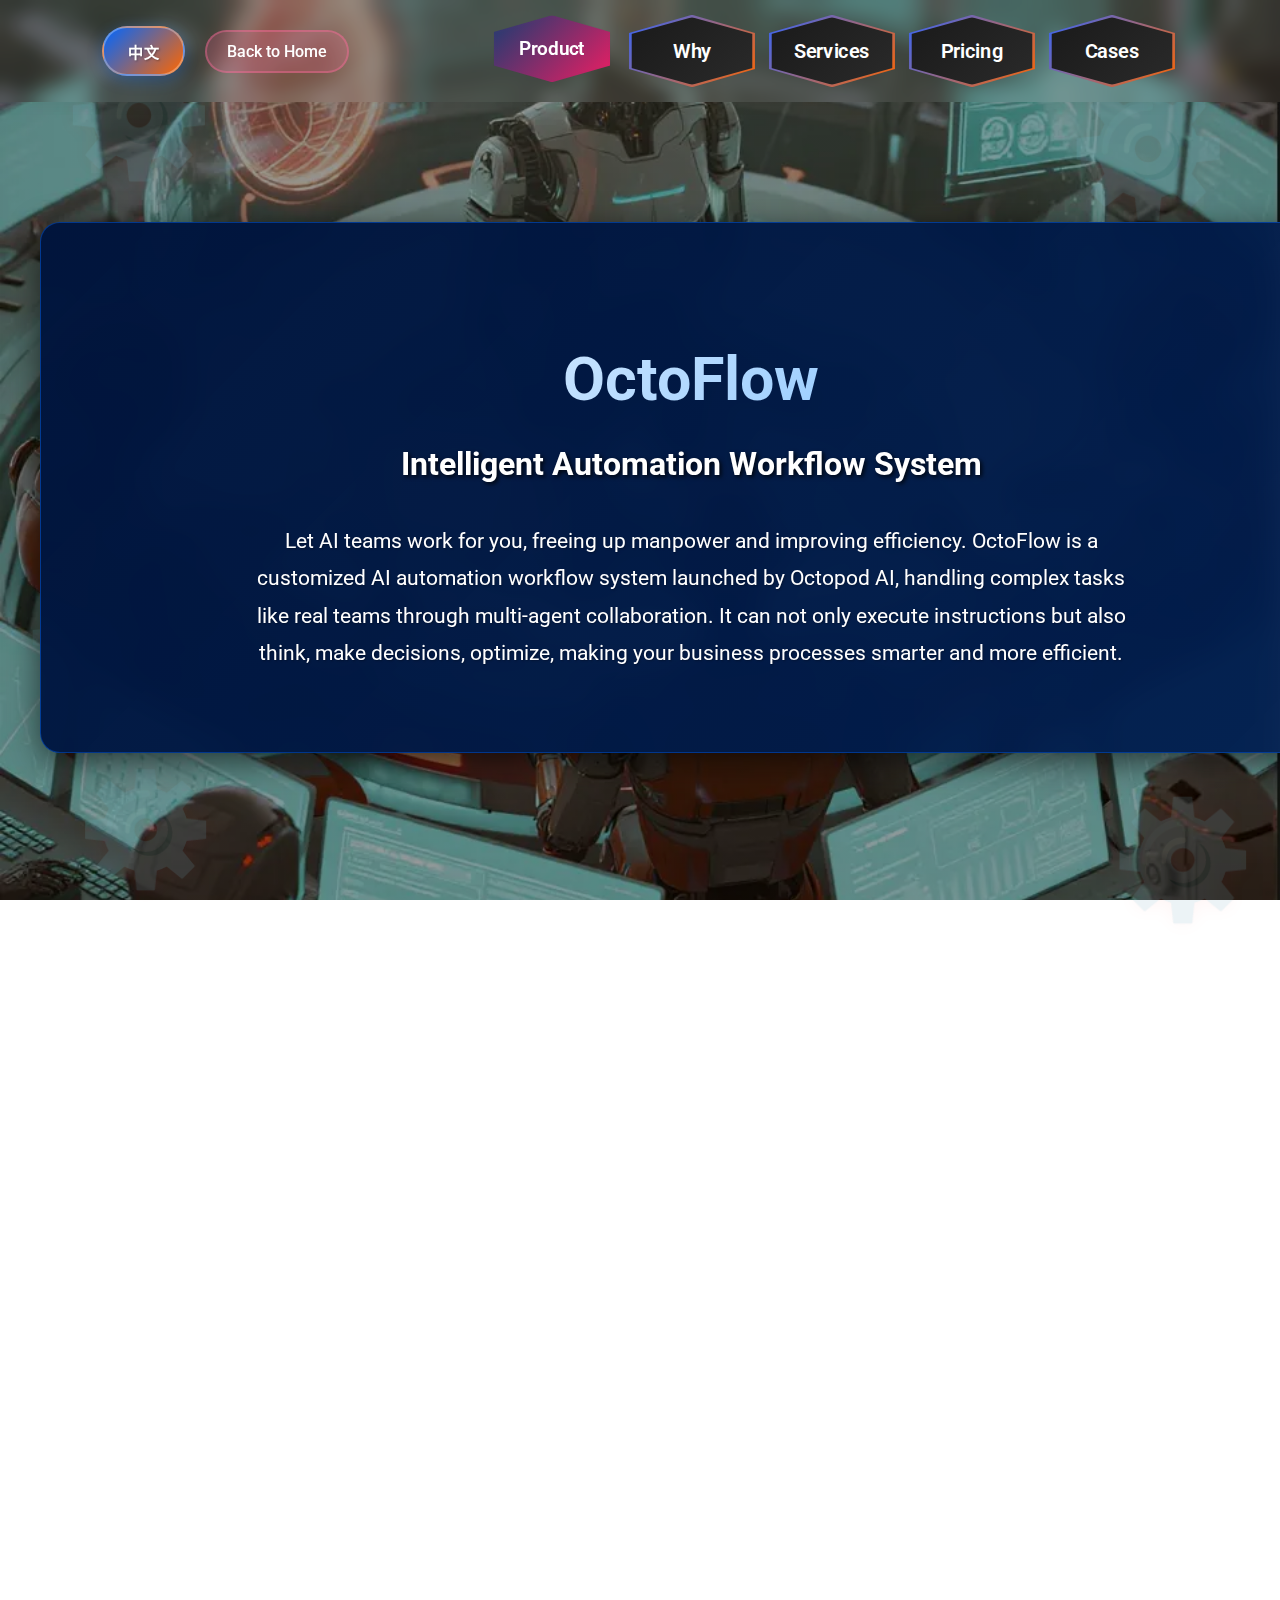
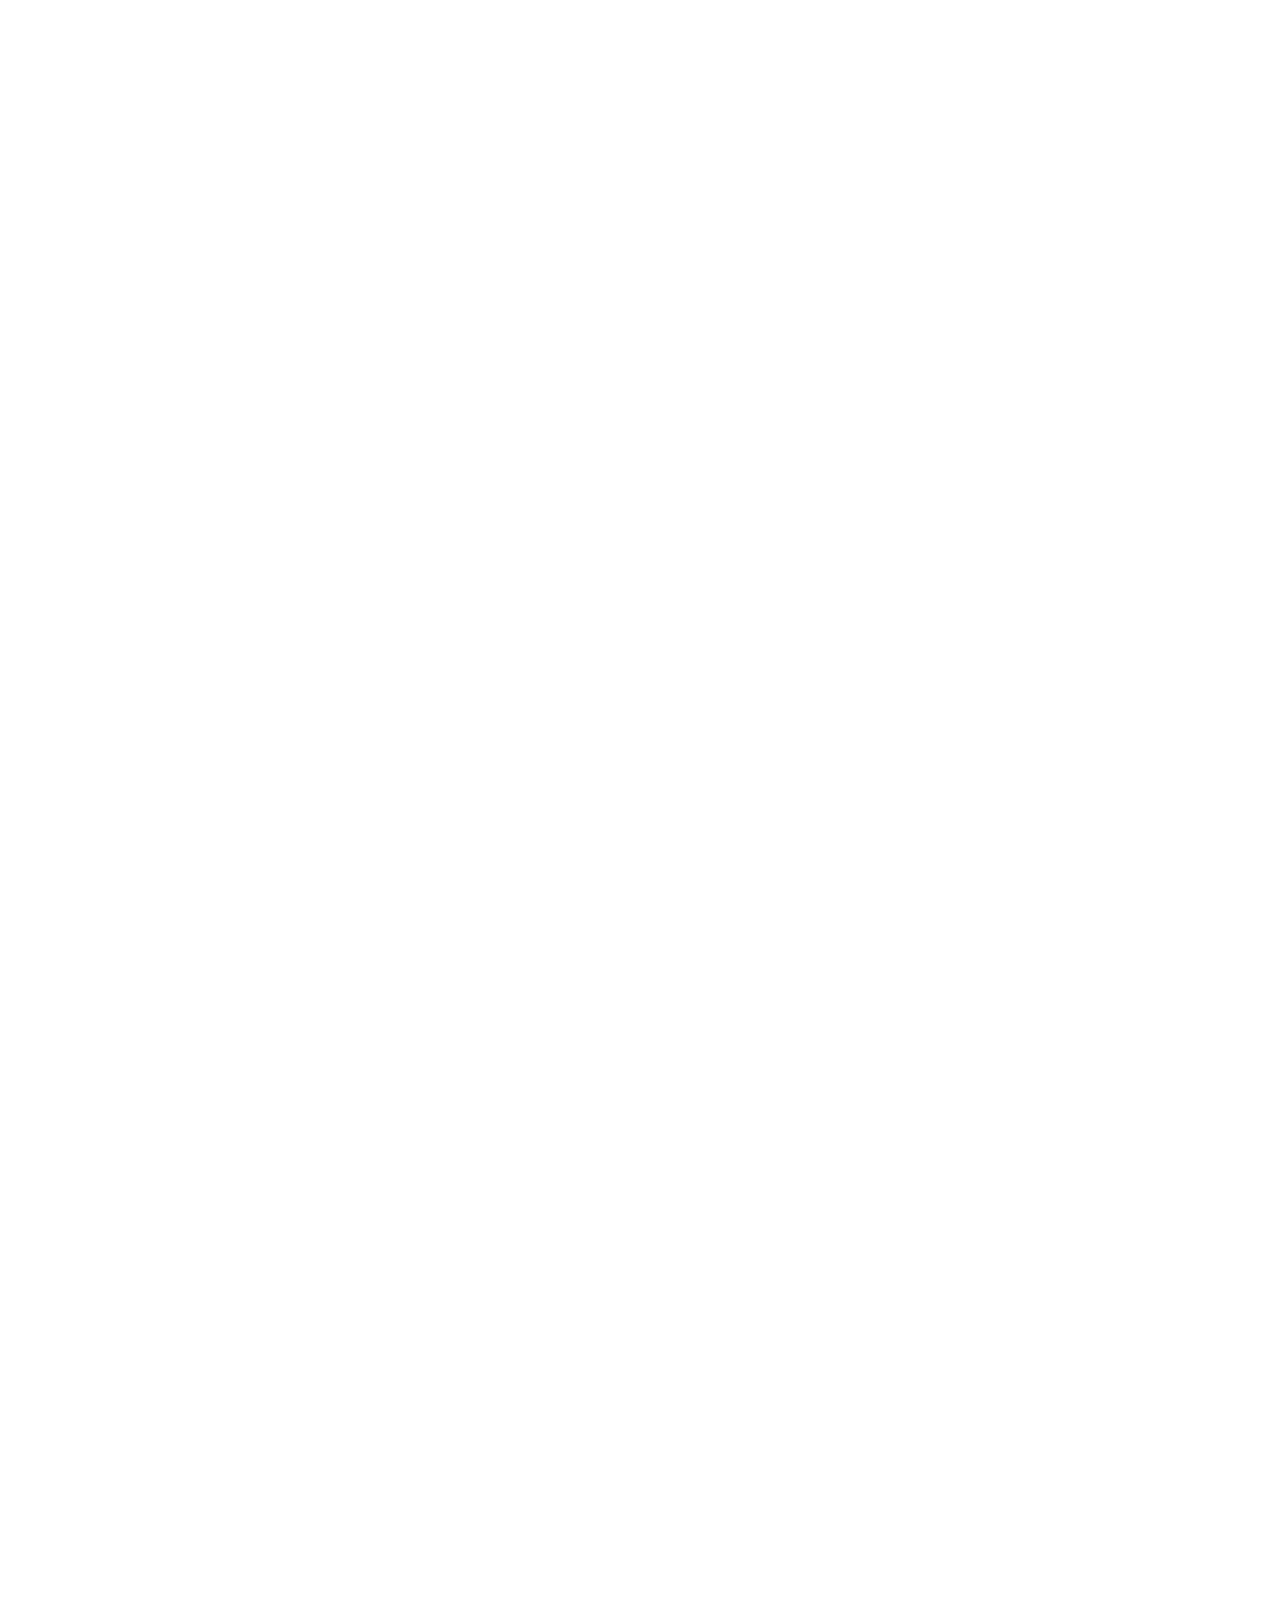
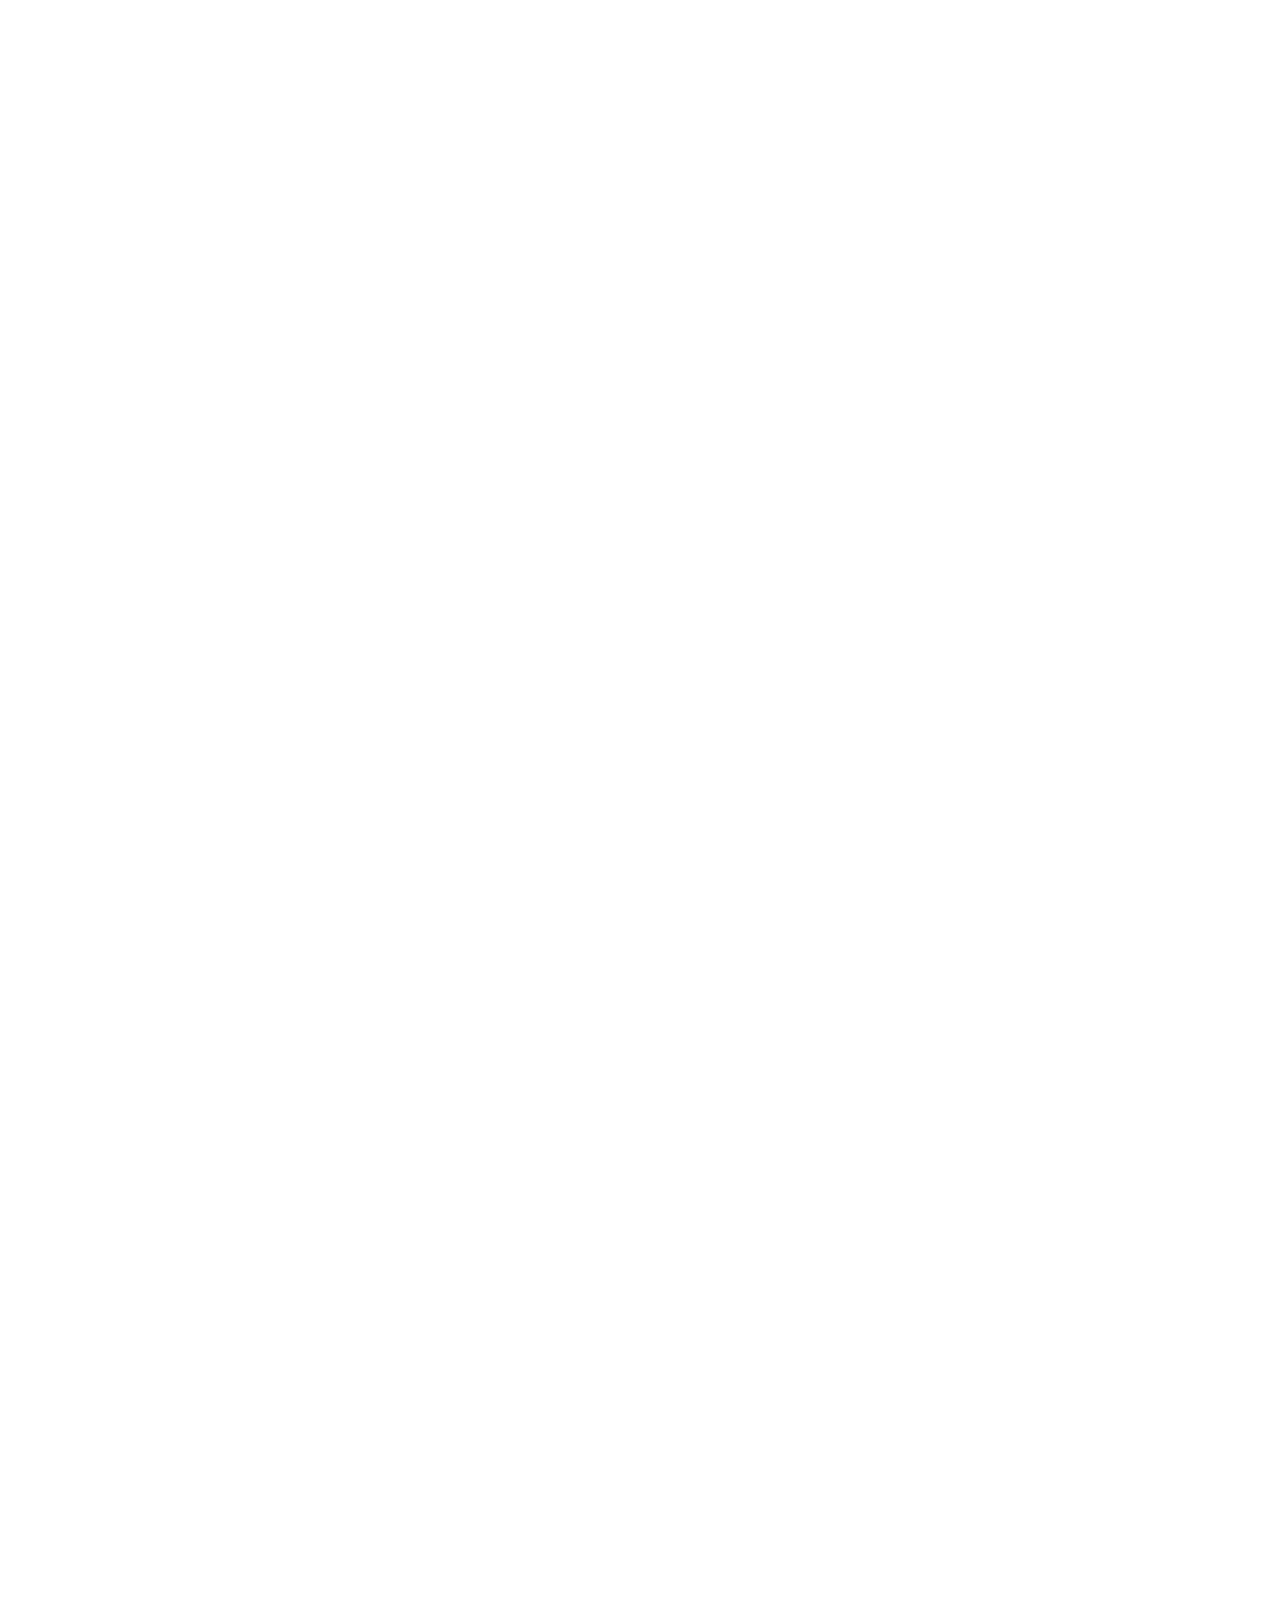
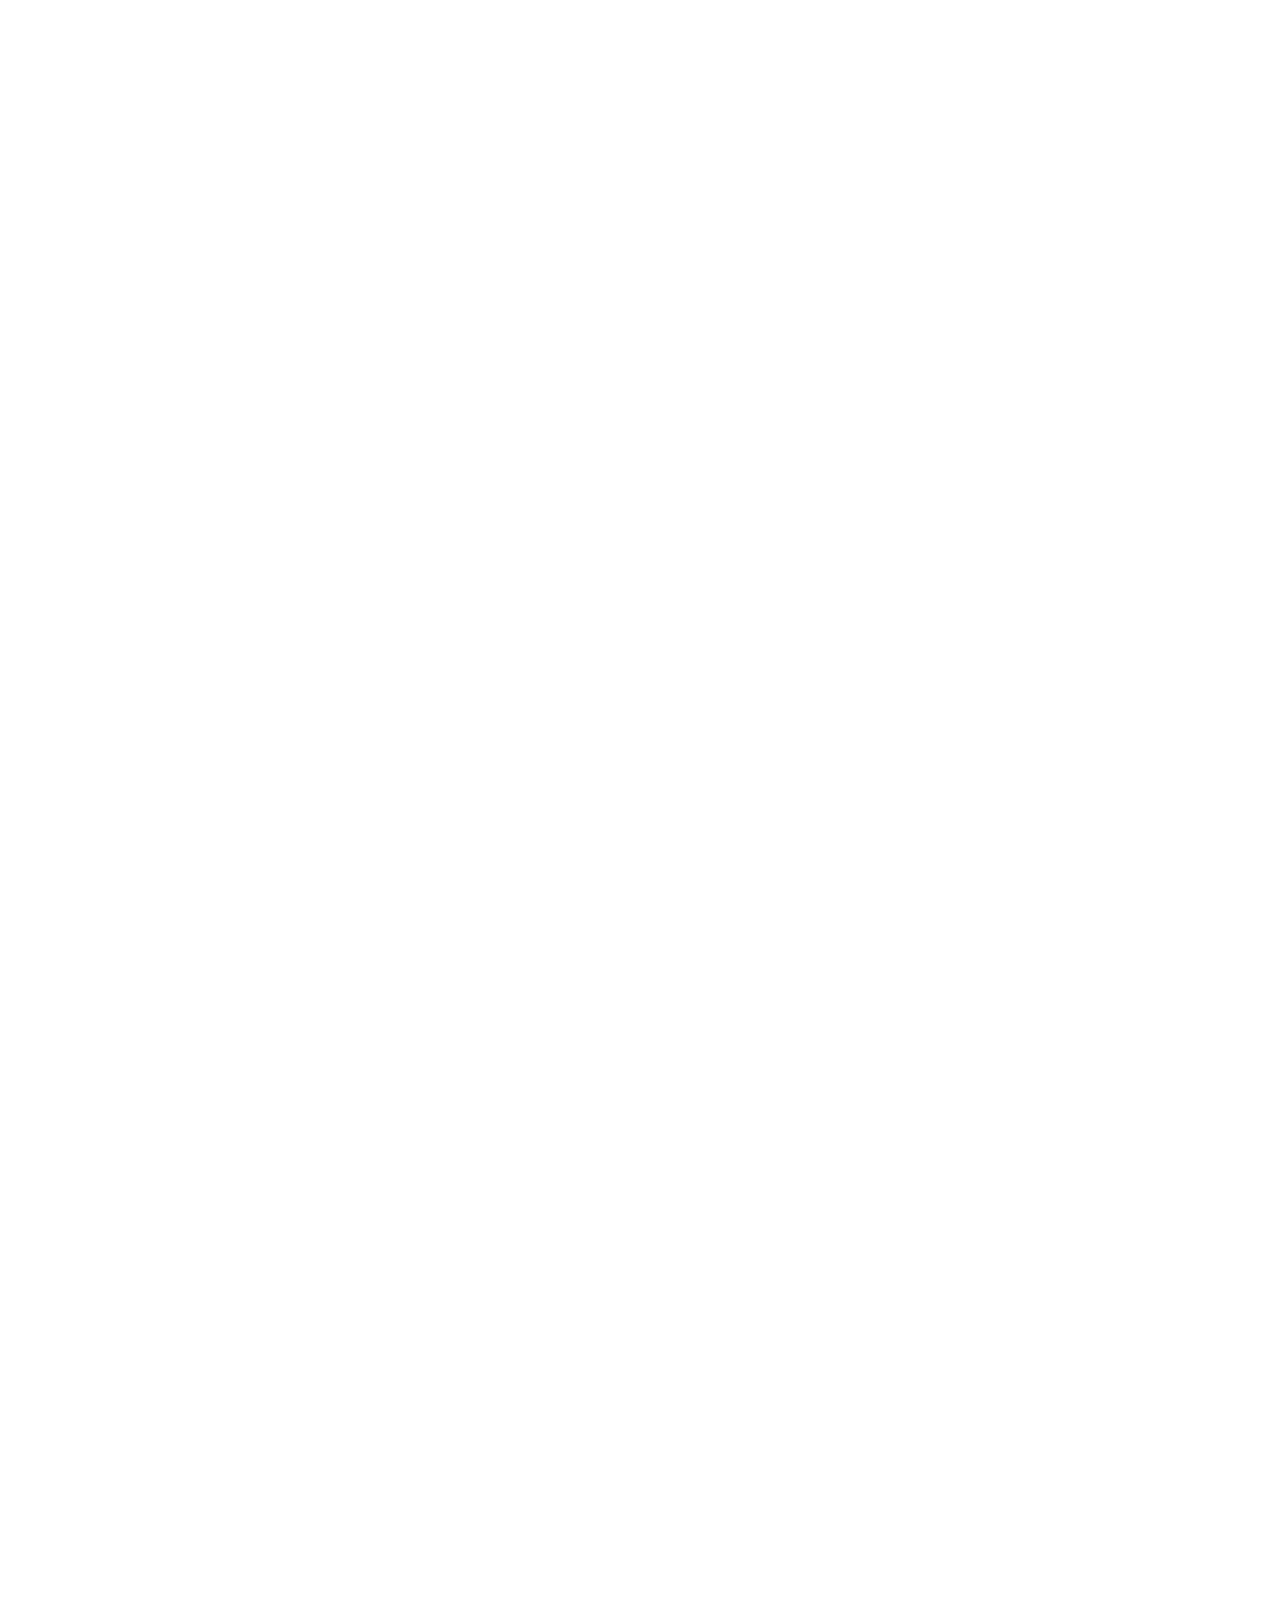
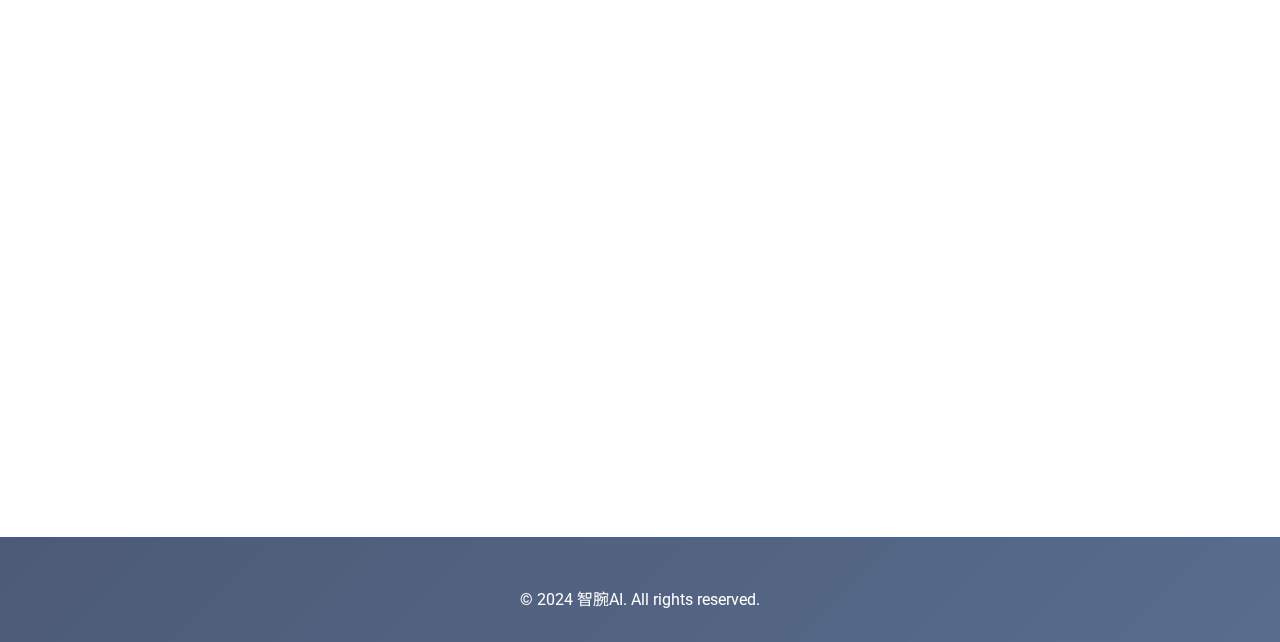
<file: octoflow.html>
<!DOCTYPE html>
<html lang="zh-CN">
<head>
    <meta charset="UTF-8">
    <meta name="viewport" content="width=device-width, initial-scale=1.0">
    <title>OctoFlow - 智能自动化工作流系统 | 智腕AI</title>
    
    <!-- Favicon -->
    <link rel="icon" type="image/x-icon" href="favicon.ico">
    <link rel="shortcut icon" type="image/x-icon" href="favicon.ico">
    
    <link rel="stylesheet" href="style.css">
    <link href="https://fonts.googleapis.com/css2?family=Roboto:wght@300;400;500;600;700&family=Noto+Sans+SC:wght@300;400;500;600;700&display=swap" rel="stylesheet">
    <style>
        body {
            font-family: 'Roboto', 'Noto Sans SC', Arial, sans-serif;
            background: linear-gradient(rgba(0, 0, 0, 0.4), rgba(0, 0, 0, 0.4)), url('octoflow-bg.webp');
            background-size: cover;
            background-position: center;
            background-attachment: fixed;
            color: #222;
            margin: 0;
            min-height: 100vh;
            overflow-x: hidden;
            scroll-behavior: smooth;
        }
        

        
        .octoflow-hero {
            background: linear-gradient(135deg, rgba(0, 20, 60, 0.98), rgba(0, 30, 80, 0.95));
            border-radius: 20px;
            padding: 80px;
            margin: 120px auto;
            width: 95%;
            text-align: center;
            box-shadow: 0 8px 32px rgba(0, 0, 0, 0.6);
            border: 1px solid rgba(0, 102, 255, 0.4);
            backdrop-filter: blur(15px);
        }
        
        .octoflow-title {
            font-size: 3.8rem;
            color: #ffffff;
            margin-bottom: 30px;
            background: linear-gradient(135deg, #ffffff, #66b3ff);
            -webkit-background-clip: text;
            -webkit-text-fill-color: transparent;
            background-clip: text;
        }
        
        .octoflow-subtitle {
            font-size: 2rem;
            color: #ffffff;
            margin-bottom: 40px;
            text-shadow: 2px 2px 4px rgba(0, 0, 0, 0.8);
        }
        
        .octoflow-description {
            font-size: 1.3rem;
            color: #ffffff;
            line-height: 1.8;
            max-width: 900px;
            margin: 0 auto;
            text-shadow: 1px 1px 2px rgba(0, 0, 0, 0.3);
        }
        
        .features-grid {
            display: grid;
            grid-template-columns: repeat(auto-fit, minmax(300px, 1fr));
            gap: 30px;
            margin: 80px 0;
        }
        
        .feature-card {
            background: linear-gradient(135deg, rgba(255, 255, 255, 0.95), rgba(255, 255, 255, 0.9));
            border-radius: 16px;
            padding: 30px;
            box-shadow: 0 8px 32px rgba(0, 0, 0, 0.1);
            border: 1px solid rgba(0, 102, 255, 0.2);
            transition: all 0.3s ease;
        }
        
        .feature-card:hover {
            transform: translateY(-5px);
            box-shadow: 0 12px 40px rgba(0, 102, 255, 0.2);
        }
        
        .feature-icon {
            font-size: 2.5rem;
            margin-bottom: 20px;
            display: block;
        }
        
        .feature-title {
            font-size: 1.4rem;
            color: #1e3c72;
            margin-bottom: 15px;
            font-weight: 600;
        }
        
        .feature-content {
            color: #333;
            line-height: 1.6;
        }
        
        .comparison-table {
            background: linear-gradient(135deg, rgba(255, 255, 255, 0.95), rgba(255, 255, 255, 0.9));
            border-radius: 16px;
            padding: 30px;
            margin: 30px 0;
            box-shadow: 0 8px 32px rgba(0, 0, 0, 0.1);
            border: 1px solid rgba(0, 102, 255, 0.2);
        }
        
        .comparison-row {
            display: grid;
            grid-template-columns: 1fr 1fr;
            gap: 20px;
            margin-bottom: 20px;
            padding: 15px;
            border-radius: 8px;
        }
        
        .comparison-row:nth-child(odd) {
            background: rgba(0, 102, 255, 0.05);
        }
        
        .traditional, .octoflow {
            padding: 10px;
        }
        
        .traditional h4, .octoflow h4 {
            margin: 0 0 10px 0;
            font-weight: 600;
        }
        
        .traditional h4 {
            color: #e91e63;
        }
        
        .octoflow h4 {
            color: #1e3c72;
        }
        
        .services-list {
            display: grid;
            grid-template-columns: repeat(auto-fit, minmax(350px, 1fr));
            gap: 50px;
            margin: 60px 0;
        }
        
        .service-item {
            background: linear-gradient(135deg, rgba(255, 255, 255, 0.95), rgba(255, 255, 255, 0.9));
            border-radius: 16px;
            padding: 45px;
            box-shadow: 0 8px 32px rgba(0, 0, 0, 0.1);
            border: 1px solid rgba(0, 102, 255, 0.2);
            text-align: center;
            transition: all 0.3s ease;
        }
        
        .service-item:hover {
            transform: translateY(-5px);
            box-shadow: 0 12px 40px rgba(0, 102, 255, 0.2);
        }
        
        .service-icon {
            font-size: 2.5rem;
            margin-bottom: 20px;
            display: block;
        }
        
        .case-study {
            background: linear-gradient(135deg, rgba(255, 255, 255, 0.95), rgba(255, 255, 255, 0.9));
            border-radius: 16px;
            padding: 60px;
            margin: 60px 0;
            color: #333;
            box-shadow: 0 8px 32px rgba(0, 0, 0, 0.1);
            border: 1px solid rgba(0, 102, 255, 0.2);
        }
        
        .case-study h3 {
            color: #1e3c72;
            margin-bottom: 50px;
            text-align: center;
            font-size: 2.2rem;
            font-weight: 600;
        }
        
        .case-steps {
            display: grid;
            grid-template-columns: repeat(auto-fit, minmax(400px, 1fr));
            gap: 50px;
            margin: 50px 0;
        }
        
        .case-step {
            background: rgba(0, 102, 255, 0.05);
            border-radius: 16px;
            padding: 40px;
            border-left: 4px solid #0066FF;
            transition: all 0.3s ease;
        }
        
        .case-step:hover {
            transform: translateY(-3px);
            box-shadow: 0 8px 25px rgba(0, 102, 255, 0.15);
        }
        
        .case-step h4 {
            color: #1e3c72;
            margin-bottom: 20px;
            font-size: 1.3rem;
            font-weight: 600;
        }
        
        .case-result {
            background: linear-gradient(135deg, #0066FF, #1e3c72);
            color: white;
            border-radius: 16px;
            padding: 45px;
            margin-top: 50px;
            text-align: center;
            box-shadow: 0 8px 32px rgba(0, 102, 255, 0.3);
        }
        
        .case-result h4 {
            margin: 0;
            font-size: 1.4rem;
            font-weight: 600;
        }
        
        .pricing-table {
            background: linear-gradient(135deg, rgba(255, 255, 255, 0.95), rgba(255, 255, 255, 0.9));
            border-radius: 16px;
            padding: 60px;
            margin: 60px 0;
            box-shadow: 0 8px 32px rgba(0, 0, 0, 0.1);
            border: 1px solid rgba(0, 102, 255, 0.2);
        }
        
        .pricing-table table {
            width: 100%;
            border-collapse: collapse;
        }
        
        .pricing-table th, .pricing-table td {
            padding: 25px;
            text-align: left;
            border-bottom: 1px solid rgba(0, 102, 255, 0.2);
        }
        
        .pricing-table th {
            background: linear-gradient(135deg, #0066FF, #1e3c72);
            color: white;
            font-weight: 600;
            font-size: 1.1rem;
        }
        
        .pricing-table td {
            font-size: 1.05rem;
        }
        
        .pricing-table tr:hover {
            background: rgba(0, 102, 255, 0.05);
        }
        
        /* 导航栏 */
        .header {
            position: relative;
            padding: 20px 8vw;
            display: flex;
            justify-content: space-between;
            align-items: center;
            z-index: 100;
            background: rgba(255, 255, 255, 0.05);
            backdrop-filter: blur(10px);
            box-shadow: 0 2px 15px rgba(0, 0, 0, 0.05);
        }

        .header-left {
            display: flex;
            align-items: center;
            gap: 20px;
        }

        .language-toggle {
            background: linear-gradient(135deg, #0066FF, #FF6600);
            border: 2px solid rgba(255, 255, 255, 0.3);
            border-radius: 30px;
            padding: 12px 24px;
            color: white;
            cursor: pointer;
            transition: all 0.4s cubic-bezier(0.4, 0, 0.2, 1);
            font-weight: 600;
            font-size: 0.95rem;
            box-shadow: 0 4px 15px rgba(0, 102, 255, 0.3);
            position: relative;
            overflow: hidden;
            backdrop-filter: blur(10px);
            letter-spacing: 0.5px;
        }

        .language-toggle::before {
            content: '';
            position: absolute;
            top: 0;
            left: -100%;
            width: 100%;
            height: 100%;
            background: linear-gradient(90deg, transparent, rgba(255, 255, 255, 0.3), transparent);
            transition: left 0.6s ease;
        }

        .language-toggle:hover {
            background: linear-gradient(135deg, #FF6600, #0066FF);
            transform: translateY(-2px) scale(1.05);
            box-shadow: 0 8px 25px rgba(0, 102, 255, 0.4);
            border-color: rgba(255, 255, 255, 0.5);
        }

        .language-toggle:hover::before {
            left: 100%;
        }

        .language-toggle:active {
            transform: translateY(0) scale(0.98);
            box-shadow: 0 2px 10px rgba(0, 102, 255, 0.3);
        }

        .nav-container {
            display: flex;
            align-items: center;
            gap: 8px;
        }
        
        .nav-item {
            margin: 0 12px; /* 从10px增加到12px */
            transform: scale(1.08); /* 从1.2缩小到1.08 (减少10%) */
        }
        
        .nav-item a {
            text-decoration: none;
            color: inherit;
        }
        
        .hexagon {
            width: 108px; /* 从120px缩小到108px (减少10%) */
            height: 62px; /* 从69px缩小到62px (减少10%) */
            background: linear-gradient(135deg, #3366FF, #FF6600);
            clip-path: polygon(50% 0%, 100% 25%, 100% 75%, 50% 100%, 0% 75%, 0% 25%);
            display: flex;
            align-items: center;
            justify-content: center;
            position: relative;
            transition: all 0.3s ease;
            transform: scale(1.08); /* 从1.2缩小到1.08 (减少10%) */
        }
        
        .hexagon::before {
            content: '';
            position: absolute;
            top: 2px;
            left: 2px;
            right: 2px;
            bottom: 2px;
            background: linear-gradient(135deg, #1a1a1a, #2a2a2a);
            clip-path: polygon(50% 0%, 100% 25%, 100% 75%, 50% 100%, 0% 75%, 0% 25%);
            z-index: -1;
        }
        
        .hexagon span {
            color: #fff;
            font-size: 1.08rem; /* 从1.2rem缩小到1.08rem (减少10%) */
            font-weight: 600;
            text-align: center;
            z-index: 1;
            transition: all 0.3s ease;
        }

        .nav-item:hover .hexagon {
            transform: translateY(-3px) scale(1.05);
            box-shadow: 0 8px 25px rgba(30, 60, 114, 0.3);
        }

        .nav-item:hover .hexagon::before {
            background: linear-gradient(135deg, #e91e63, #1e3c72);
        }

        .nav-item:hover .hexagon span {
            color: white;
        }

        .nav-item.active .hexagon {
            background: linear-gradient(135deg, #1e3c72, #e91e63);
            transform: translateY(-2px);
            box-shadow: 0 6px 20px rgba(30, 60, 114, 0.3);
        }

        .nav-item.active .hexagon::before {
            background: linear-gradient(135deg, #1e3c72, #e91e63);
        }

        .nav-item.active .hexagon span {
            color: white;
        }
        


        .back-home {
            background: rgba(255, 107, 157, 0.2);
            border: 2px solid rgba(255, 107, 157, 0.4);
            border-radius: 25px;
            padding: 10px 20px;
            color: white;
            text-decoration: none;
            font-weight: 500;
            transition: all 0.3s ease;
            display: inline-block;
        }

        .back-home:hover {
            background: rgba(255, 107, 157, 0.3);
            transform: scale(1.05);
        }
        

        

        
        .gear {
            position: fixed;
            opacity: 0.15;
            animation: rotate linear infinite;
            font-size: 120px;
            color: #FF0000;
            filter: drop-shadow(0 0 10px rgba(255, 0, 0, 0.3));
            pointer-events: none;
            z-index: -1;
        }
        
        .gear-1 {
            top: 5%;
            left: 5%;
            font-size: 120px;
            animation-duration: 20s;
        }
        
        .gear-2 {
            top: 25%;
            left: 3%;
            font-size: 100px;
            animation-duration: 25s;
            animation-direction: reverse;
        }
        
        .gear-3 {
            top: 45%;
            left: 8%;
            font-size: 140px;
            animation-duration: 30s;
        }
        
        .gear-4 {
            top: 65%;
            left: 2%;
            font-size: 90px;
            animation-duration: 18s;
            animation-direction: reverse;
        }
        
        .gear-5 {
            top: 85%;
            left: 6%;
            font-size: 110px;
            animation-duration: 22s;
        }
        
        .gear-6 {
            top: 8%;
            right: 4%;
            font-size: 130px;
            animation-duration: 24s;
            animation-direction: reverse;
        }
        
        .gear-7 {
            top: 28%;
            right: 7%;
            font-size: 95px;
            animation-duration: 19s;
        }
        
        .gear-8 {
            top: 48%;
            right: 3%;
            font-size: 145px;
            animation-duration: 28s;
            animation-direction: reverse;
        }
        
        .gear-9 {
            top: 68%;
            right: 5%;
            font-size: 85px;
            animation-duration: 16s;
        }
        
        .gear-10 {
            top: 88%;
            right: 2%;
            font-size: 115px;
            animation-duration: 26s;
            animation-direction: reverse;
        }
        
        @keyframes rotate {
            from {
                transform: rotate(0deg);
            }
            to {
                transform: rotate(360deg);
            }
        }
        

        
        .back-button {
            background: linear-gradient(135deg, #e91e63, #1e3c72);
            color: white;
            padding: 12px 20px;
            border: none;
            border-radius: 25px;
            cursor: pointer;
            font-size: 1rem;
            font-weight: 500;
            text-decoration: none;
            transition: all 0.3s ease;
            box-shadow: 0 4px 15px rgba(0, 0, 0, 0.2);
        }
        
        .back-button:hover {
            transform: translateY(-2px);
            box-shadow: 0 6px 20px rgba(0, 0, 0, 0.3);
        }
        
        @media (max-width: 900px) {
            .header { padding: 18px 4vw; }
            .nav-container {
                gap: 6px;
            }
            .hexagon {
                width: 50px;
                height: 60px;
            }
            .hexagon span {
                font-size: 0.7rem;
            }
            
            .octoflow-hero {
                width: 95%;
                padding: 40px 30px;
            }
            
            .octoflow-title {
                font-size: 2.5rem;
            }
            
            .octoflow-subtitle {
                font-size: 1.4rem;
            }
            
            .features-grid, .services-list, .case-steps {
                grid-template-columns: 1fr;
            }
            
            .comparison-row {
                grid-template-columns: 1fr;
                gap: 10px;
            }
        }
        
        @media (max-width: 600px) {
            .header {
                flex-direction: column;
                gap: 15px;
            }
            .header-left {
                width: 100%;
                justify-content: center;
            }
            
            .language-toggle {
                padding: 10px 20px;
                font-size: 0.9rem;
                border-radius: 25px;
            }
            .nav-container {
                flex-wrap: wrap;
                justify-content: center;
                width: 100%;
                gap: 8px;
            }
            .hexagon {
                width: 45px;
                height: 55px;
            }
            .hexagon span {
                font-size: 0.65rem;
            }
            
            .octoflow-hero {
                padding: 30px 20px;
            }
            
            .octoflow-title {
                font-size: 2rem;
            }
            
            .back-button {
                padding: 10px 16px;
                font-size: 0.9rem;
            }
        }
        
        /* 页面切换特效样式 */
        .section {
            min-height: 100vh;
            display: flex;
            align-items: center;
            justify-content: center;
            opacity: 0;
            transform: translateY(50px);
            transition: all 0.4s ease;
            padding: 0 0 80px 0;
            margin: -110px 0 140px 0;
        }
        
        .section.visible {
            opacity: 1;
            transform: translateY(0);
        }
        
        .section-content {
            width: 90%;
            max-width: none;
            opacity: 0;
            transform: translateY(20px);
            transition: all 0.4s ease 0.1s;
            margin: 60px 0;
            background: linear-gradient(135deg, rgba(0, 20, 60, 0.75), rgba(0, 30, 80, 0.7));
            border-radius: 20px;
            padding: 60px;
            box-shadow: 0 8px 32px rgba(0, 0, 0, 0.5);
            border: 1px solid rgba(0, 102, 255, 0.3);
            backdrop-filter: blur(15px);
        }
        
        .section.visible .section-content {
            opacity: 1;
            transform: translateY(0);
        }
        
        .section-title {
            opacity: 0;
            transform: translateY(20px);
            transition: all 0.4s ease 0.2s;
            color: #ffffff;
            font-size: 2.5rem;
            font-weight: 700;
            text-align: center;
            margin-bottom: 40px;
            text-shadow: 2px 2px 4px rgba(0, 0, 0, 0.5);
        }
        
        .section.visible .section-title {
            opacity: 1;
            transform: translateY(0);
        }
        
        /* 加宽"为什么选择OctoFlow"部分的排版 */
        .features-grid {
            display: grid;
            grid-template-columns: repeat(2, 1fr);
            gap: 60px;
            margin: 60px 0;
        }
        
        .feature-card {
            background: linear-gradient(135deg, rgba(255, 255, 255, 0.95), rgba(255, 255, 255, 0.9));
            border-radius: 16px;
            padding: 50px;
            box-shadow: 0 8px 32px rgba(0, 0, 0, 0.1);
            border: 1px solid rgba(0, 102, 255, 0.2);
            transition: all 0.3s ease;
        }
        
        .feature-card:hover {
            transform: translateY(-5px);
            box-shadow: 0 12px 40px rgba(0, 102, 255, 0.2);
        }
        
        .feature-icon {
            font-size: 3rem;
            display: block;
            margin-bottom: 20px;
        }
        
        .feature-title {
            font-size: 1.6rem;
            color: #1e3c72;
            margin-bottom: 30px;
            font-weight: 600;
        }
        
        .feature-content {
            color: #333;
            line-height: 1.6;
            font-size: 1.1rem;
        }
        
        /* 响应式设计 */
        @media (max-width: 1200px) {
            .features-grid {
                grid-template-columns: 1fr;
                gap: 50px;
            }
            
            .section-content {
                width: 92%;
            }
        }
        
        @media (max-width: 900px) {
            .section-content {
                width: 95%;
            }
            
            .feature-card {
                padding: 40px;
            }
            
            .section {
                padding: 0 0 60px 0;
                margin: -55px 0 70px 0;
            }
        }
        
        @media (max-width: 600px) {
            .section-content {
                width: 98%;
            }
            
            .feature-card {
                padding: 35px;
            }
            
            /* 导航栏响应式 */
            .header {
                padding: 15px 20px;
                flex-direction: column;
                gap: 15px;
            }

            .header-left {
                width: 100%;
                justify-content: center;
            }

            .nav-container {
                flex-wrap: wrap;
                justify-content: center;
                width: 100%;
                gap: 10px;
            }

            .nav-item {
                padding: 8px 15px;
            }

            .nav-item a {
                font-size: 12px;
            }
            
            .feature-title {
                font-size: 1.4rem;
            }
            
            .section {
                padding: 0 0 50px 0;
                margin: -30px 0 40px 0;
            }
            
            /* 移动端齿轮尺寸调整 */
            .gear-1 {
                font-size: 60px;
            }
            
            .gear-2 {
                font-size: 50px;
            }
            
            .gear-3 {
                font-size: 70px;
            }
            
            .gear-4 {
                font-size: 45px;
            }
            
            .gear-5 {
                font-size: 55px;
            }
            
            .gear-6 {
                font-size: 65px;
            }
            
            .gear-7 {
                font-size: 48px;
            }
            
            .gear-8 {
                font-size: 75px;
            }
            
            .gear-9 {
                font-size: 42px;
            }
            
            .gear-10 {
                font-size: 58px;
            }
        }

        @media (max-width: 768px) {
            .nav-container {
                gap: 12px; /* 从8px增加到12px */
            }
            
            .hexagon {
                width: 86px; /* 从96px缩小到86px (减少10%) */
                height: 50px; /* 从55px缩小到50px (减少10%) */
                transform: scale(1.08); /* 从1.2缩小到1.08 (减少10%) */
            }
            
            .hexagon span {
                font-size: 0.9rem; /* 从1rem缩小到0.9rem (减少10%) */
            }
        }
        
        @media (max-width: 480px) {
            .nav-container {
                gap: 8px; /* 从4px增加到8px */
            }
            
            .hexagon {
                width: 65px; /* 从72px缩小到65px (减少10%) */
                height: 37px; /* 从41px缩小到37px (减少10%) */
                transform: scale(1.08); /* 从1.2缩小到1.08 (减少10%) */
            }
            
            .hexagon span {
                font-size: 0.72rem; /* 从0.8rem缩小到0.72rem (减少10%) */
            }
        }
        .case-subtitle {
            font-size: 1.4rem;
            color: #000000;
            text-align: center;
            margin-bottom: 40px;
            font-weight: 500;
            opacity: 0.9;
        }
    </style>
</head>
<body>
    <!-- 转动齿轮背景 -->
    <div class="gear gear-1">⚙️</div>
    <div class="gear gear-2">⚙️</div>
    <div class="gear gear-3">⚙️</div>
    <div class="gear gear-4">⚙️</div>
    <div class="gear gear-5">⚙️</div>
    <div class="gear gear-6">⚙️</div>
    <div class="gear gear-7">⚙️</div>
    <div class="gear gear-8">⚙️</div>
    <div class="gear gear-9">⚙️</div>
    <div class="gear gear-10">⚙️</div>
                <!-- 中心圆 -->

    </div>
    
    <!-- 导航栏 -->
    <header class="header">
        <div class="header-left">
            <button id="lang-toggle" class="language-toggle" onclick="toggleLanguage()">
                <span class="lang-zh" style="display: none;">English</span>
                <span class="lang-en">中文</span>
            </button>
            
            <a href="index.html" class="back-home">
                <span class="lang-zh" style="display: none;">返回首页</span>
                <span class="lang-en">Back to Home</span>
            </a>
        </div>
        
        <nav class="nav-container">
            <div class="nav-item active">
                <a href="#hero" onclick="scrollToSection('hero')">
                    <div class="hexagon">
                        <span class="lang-zh" style="display: none;">产品</span>
                        <span class="lang-en">Product</span>
                    </div>
                </a>
            </div>
            <div class="nav-item">
                <a href="#why-choose" onclick="scrollToSection('why-choose')">
                    <div class="hexagon">
                        <span class="lang-zh" style="display: none;">选择</span>
                        <span class="lang-en">Why</span>
                    </div>
                </a>
            </div>
            <div class="nav-item">
                <a href="#services" onclick="scrollToSection('services')">
                    <div class="hexagon">
                        <span class="lang-zh" style="display: none;">服务</span>
                        <span class="lang-en">Services</span>
                    </div>
                </a>
            </div>
            <div class="nav-item">
                <a href="#pricing" onclick="scrollToSection('pricing')">
                    <div class="hexagon">
                        <span class="lang-zh" style="display: none;">定价</span>
                        <span class="lang-en">Pricing</span>
                    </div>
                </a>
            </div>
            <div class="nav-item">
                <a href="#cases" onclick="scrollToSection('cases')">
                    <div class="hexagon">
                        <span class="lang-zh" style="display: none;">案例</span>
                        <span class="lang-en">Cases</span>
                    </div>
                </a>
            </div>
        </nav>
    </header>
    
    <div class="main-content">
        <!-- Hero Section - Chinese -->
        <div id="hero-zh" class="octoflow-hero">
            <h1 class="octoflow-title">OctoFlow</h1>
            <h2 class="octoflow-subtitle">智能自动化工作流系统</h2>
            <p class="octoflow-description">
                让AI团队为您工作，解放人力，提升效率。OctoFlow是智腕AI推出的定制化AI自动化工作流系统，通过多智能体协作，像真实团队一样处理复杂任务。它不仅能执行指令，还能思考、决策、优化，让您的业务流程更智能、更高效。
            </p>
        </div>

        <!-- Hero Section - English -->
        <div id="hero-en" class="octoflow-hero" style="display: none;">
            <h1 class="octoflow-title">OctoFlow</h1>
            <h2 class="octoflow-subtitle">Intelligent Automation Workflow System</h2>
            <p class="octoflow-description">
                Let AI teams work for you, freeing up manpower and improving efficiency. OctoFlow is a customized AI automation workflow system launched by Octopod AI, handling complex tasks like real teams through multi-agent collaboration. It can not only execute instructions but also think, make decisions, optimize, making your business processes smarter and more efficient.
            </p>
        </div>

        <!-- Why Choose OctoFlow - Chinese -->
        <section id="why-choose-zh" class="section">
            <div class="section-content">
                <h2 class="section-title">为什么选择OctoFlow？</h2>
                
                <div class="features-grid">
                    <div class="feature-card">
                        <span class="feature-icon">🚀</span>
                        <h3 class="feature-title">超越传统自动化</h3>
                        <div class="feature-content">
                            <div class="comparison-table">
                                <div class="comparison-row">
                                    <div class="traditional">
                                        <h4>传统脚本</h4>
                                        <p>死板、单一任务、需手动更新</p>
                                    </div>
                                    <div class="octoflow">
                                        <h4>OctoFlow</h4>
                                        <p>自适应决策、多任务并行、持续学习（RAG知识库）</p>
                                    </div>
                                </div>
                            </div>
                        </div>
                    </div>
                    
                    <div class="feature-card">
                        <span class="feature-icon">🎯</span>
                        <h3 class="feature-title">量身定制，无缝集成</h3>
                        <div class="feature-content">
                            <p>• 根据您的业务逻辑设计专属AI工作流</p>
                            <p>• 支持与PPT、Excel、MySQL、CRM（如HubSpot、Salesforce）等工具无缝对接</p>
                        </div>
                    </div>
                    
                    <div class="feature-card">
                        <span class="feature-icon">📈</span>
                        <h3 class="feature-title">模块化扩展，长期高回报</h3>
                        <div class="feature-content">
                            <p>• 未来只需添加新AI代理，无需重构系统</p>
                            <p>• 节省人力成本，提升运营效率</p>
                        </div>
                    </div>
                    
                    <div class="feature-card">
                        <span class="feature-icon">🧠</span>
                        <h3 class="feature-title">智能审核与持续优化</h3>
                        <div class="feature-content">
                            <p>• AI自动学习历史审核数据，决策越来越精准</p>
                            <p>• 提供完整审计追踪，确保合规性</p>
                        </div>
                    </div>
                </div>
            </div>
        </section>

        <!-- Why Choose OctoFlow - English -->
        <section id="why-choose-en" class="section" style="display: none;">
            <div class="section-content">
                <h2 class="section-title">Why Choose OctoFlow?</h2>
                
                <div class="features-grid">
                    <div class="feature-card">
                        <span class="feature-icon">🚀</span>
                        <h3 class="feature-title">Beyond Traditional Automation</h3>
                        <div class="feature-content">
                            <div class="comparison-table">
                                <div class="comparison-row">
                                    <div class="traditional">
                                        <h4>Traditional Scripts</h4>
                                        <p>Rigid, single-task, manual updates required</p>
                                    </div>
                                    <div class="octoflow">
                                        <h4>OctoFlow</h4>
                                        <p>Adaptive decision-making, multi-task parallel processing, continuous learning (RAG knowledge base)</p>
                                    </div>
                                </div>
                            </div>
                        </div>
                    </div>
                    
                    <div class="feature-card">
                        <span class="feature-icon">🎯</span>
                        <h3 class="feature-title">Tailored Design, Seamless Integration</h3>
                        <div class="feature-content">
                            <p>• Design exclusive AI workflows based on your business logic</p>
                            <p>• Seamlessly integrate with PPT, Excel, MySQL, CRM (such as HubSpot, Salesforce) and other tools</p>
                        </div>
                    </div>
                    
                    <div class="feature-card">
                        <span class="feature-icon">📈</span>
                        <h3 class="feature-title">Modular Expansion, Long-term ROI</h3>
                        <div class="feature-content">
                            <p>• Future expansion only requires adding new AI agents, no system reconstruction needed</p>
                            <p>• Save labor costs and improve operational efficiency</p>
                        </div>
                    </div>
                    
                    <div class="feature-card">
                        <span class="feature-icon">🧠</span>
                        <h3 class="feature-title">Intelligent Review & Continuous Optimization</h3>
                        <div class="feature-content">
                            <p>• AI automatically learns from historical review data, decisions become increasingly accurate</p>
                            <p>• Provide complete audit trails to ensure compliance</p>
                        </div>
                    </div>
                </div>
            </div>
        </section>

        <!-- Services - Chinese -->
        <section id="services-zh" class="section">
            <div class="section-content">
                <h2 class="section-title">服务内容</h2>
                
                <div class="services-list">
                    <div class="service-item">
                        <span class="service-icon">🔧</span>
                        <h3>需求分析与咨询</h3>
                        <p>深入评估您的业务流程，精准定位自动化机会</p>
                    </div>
                    
                    <div class="service-item">
                        <span class="service-icon">🛠️</span>
                        <h3>定制AI工作流设计</h3>
                        <p>多智能体架构（订单处理、数据录入、报告生成等）<br>RAG知识库整合，让AI决策更智能</p>
                    </div>
                    
                    <div class="service-item">
                        <span class="service-icon">🚀</span>
                        <h3>部署与测试</h3>
                        <p>支持云端、本地或私有化部署</p>
                    </div>
                    
                    <div class="service-item">
                        <span class="service-icon">🔄</span>
                        <h3>培训与移交</h3>
                        <p>提供团队培训，确保您能自主管理系统</p>
                    </div>
                    
                    <div class="service-item">
                        <span class="service-icon">📈</span>
                        <h3>可选升级与扩展</h3>
                        <p>新增AI代理、多语言处理等</p>
                    </div>
                </div>
            </div>
        </section>

        <!-- Services - English -->
        <section id="services-en" class="section" style="display: none;">
            <div class="section-content">
                <h2 class="section-title">Services</h2>
                
                <div class="services-list">
                    <div class="service-item">
                        <span class="service-icon">🔧</span>
                        <h3>Requirements Analysis & Consulting</h3>
                        <p>In-depth evaluation of your business processes, precise identification of automation opportunities</p>
                    </div>
                    
                    <div class="service-item">
                        <span class="service-icon">🛠️</span>
                        <h3>Custom AI Workflow Design</h3>
                        <p>Multi-agent architecture (order processing, data entry, report generation, etc.)<br>RAG knowledge base integration for smarter AI decisions</p>
                    </div>
                    
                    <div class="service-item">
                        <span class="service-icon">🚀</span>
                        <h3>Deployment & Testing</h3>
                        <p>Support for cloud, local, or private deployment</p>
                    </div>
                    
                    <div class="service-item">
                        <span class="service-icon">🔄</span>
                        <h3>Training & Handover</h3>
                        <p>Provide team training to ensure you can manage the system independently</p>
                    </div>
                    
                    <div class="service-item">
                        <span class="service-icon">📈</span>
                        <h3>Optional Upgrades & Extensions</h3>
                        <p>New AI agents, multi-language processing, etc.</p>
                    </div>
                </div>
            </div>
        </section>

        <!-- Case Study - Chinese -->
        <section id="case-study-zh" class="section">
            <div class="section-content">
                <div class="case-study">
                    <h3>应用案例 1：自动报销系统</h3>
                    <p class="case-subtitle">为各种规模企业提供自动化、可审计、智能化的报销处理</p>
                    
                    <div class="case-steps">
                        <div class="case-step">
                            <h4>📊 1. 员工端自动化</h4>
                            <p>上传收据 — 完成。</p>
                            <p>员工只需上传收据（图片、PDF等）。</p>
                            <p>AI助手使用OCR + LLM解析技术提取：</p>
                            <ul>
                                <li>📅 日期</li>
                                <li>🏢 供应商</li>
                                <li>💰 金额</li>
                                <li>📋 详细分类信息</li>
                            </ul>
                            <p>自动准确填写标准化报销表格。</p>
                            <p><strong>✅ 成果：</strong>为员工提供快速、无烦恼的报销体验。</p>
                        </div>
                        
                        <div class="case-step">
                            <h4>🧮 2. 财务部门自动化</h4>
                            <p>使用公司特定政策进行实时、基于规则的验证。</p>
                            <p>AI助手根据预加载的公司报销规则检查每项申请。</p>
                            <p>合规申请即时批准；特殊情况转人工审核。</p>
                            <p><strong>✅ 成果：</strong>减少财务团队工作量，更好地控制支出。</p>
                        </div>
                        
                        <div class="case-step">
                            <h4>🧠 3. 自学习审计系统</h4>
                            <p>从人工审计师学习，持续改进。</p>
                            <p>每次人工审核结果都被记录并添加到知识库。</p>
                            <p>系统逐渐理解细微的内部规则，识别有效/无效申请的模式。</p>
                            <p><strong>✅ 成果：</strong>更智能、持续改进的审计流程。</p>
                        </div>
                    </div>
                </div>
            </div>
        </section>

        <!-- Case Study - English -->
        <section id="case-study-en" class="section" style="display: none;">
            <div class="section-content">
                <div class="case-study">
                    <h3>Application Example 1: Automatic Expense Reimbursement System</h3>
                    <p class="case-subtitle">Automated, auditable, and intelligent reimbursement processing for businesses of all sizes</p>
                    
                    <div class="case-steps">
                        <div class="case-step">
                            <h4>📊 1. Employee-Side Automation</h4>
                            <p>Submit receipts — and you're done.</p>
                            <p>Employees simply upload a receipt (image, PDF, etc.).</p>
                            <p>The AI assistant uses OCR + LLM parsing to extract:</p>
                            <ul>
                                <li>📅 Date</li>
                                <li>🏢 Vendor</li>
                                <li>💰 Amount</li>
                                <li>📋 Itemized details</li>
                            </ul>
                            <p>It auto-fills standardized reimbursement forms accurately.</p>
                            <p><strong>✅ Result:</strong> Fast, frustration-free reimbursement for employees.</p>
                        </div>
                        
                        <div class="case-step">
                            <h4>🧮 2. Finance Department Automation</h4>
                            <p>Real-time, rule-based validation using company-specific policies.</p>
                            <p>The AI assistant checks each claim against pre-loaded company reimbursement rules.</p>
                            <p>Clean claims are approved instantly; edge cases are escalated for human review.</p>
                            <p><strong>✅ Result:</strong> Reduced workload for finance teams and better control over spending.</p>
                        </div>
                        
                        <div class="case-step">
                            <h4>🧠 3. Self-Learning Audit System</h4>
                            <p>Learn from human auditors to continuously improve.</p>
                            <p>Each manual review outcome is recorded and added to the knowledge base.</p>
                            <p>Over time, the system understands nuanced internal rules and identifies patterns in valid/invalid claims.</p>
                            <p><strong>✅ Result:</strong> A smarter, continuously improving audit process.</p>
                        </div>
                    </div>
                </div>
            </div>
        </section>

        <!-- Pricing - Chinese -->
        <section id="pricing-zh" class="section">
            <div class="section-content">
                <h2 class="section-title">定价透明，灵活选择</h2>
                
                <div class="pricing-table">
                    <table>
                        <thead>
                            <tr>
                                <th>服务项目</th>
                                <th>价格</th>
                            </tr>
                        </thead>
                        <tbody>
                            <tr>
                                <td>咨询与工作流设计</td>
                                <td>$500</td>
                            </tr>
                            <tr>
                                <td>AI代理开发</td>
                                <td>$150/代理</td>
                            </tr>
                            <tr>
                                <td>RAG知识库构建</td>
                                <td>$300-$500（按复杂度）</td>
                            </tr>
                            <tr>
                                <td>数据库集成</td>
                                <td>$300-$400</td>
                            </tr>
                            <tr>
                                <td>外部应用集成</td>
                                <td>$100/系统</td>
                            </tr>
                        </tbody>
                    </table>
                </div>
            </div>
        </section>

        <!-- Pricing - English -->
        <section id="pricing-en" class="section" style="display: none;">
            <div class="section-content">
                <h2 class="section-title">Transparent Pricing, Flexible Options</h2>
                
                <div class="pricing-table">
                    <table>
                        <thead>
                            <tr>
                                <th>Service Item</th>
                                <th>Price</th>
                            </tr>
                        </thead>
                        <tbody>
                            <tr>
                                <td>Consulting & Workflow Design</td>
                                <td>$500</td>
                            </tr>
                            <tr>
                                <td>AI Agent Development</td>
                                <td>$150/agent</td>
                            </tr>
                            <tr>
                                <td>RAG Knowledge Base Construction</td>
                                <td>$300-$500 (by complexity)</td>
                            </tr>
                            <tr>
                                <td>Database Integration</td>
                                <td>$300-$400</td>
                            </tr>
                            <tr>
                                <td>External Application Integration</td>
                                <td>$100/system</td>
                            </tr>
                        </tbody>
                    </table>
                </div>
            </div>
        </section>
    </div>

    <!-- Footer -->
    <footer class="footer">
        <p>&copy; 2024 智腕AI. All rights reserved.</p>
    </footer>

    <script>
        // 语言切换功能
        let currentLang = 'en'; // 从'zh'改为'en'
        
        // 获取所有中文和英文元素
        const zhElements = document.querySelectorAll('[id$="-zh"]');
        const enElements = document.querySelectorAll('[id$="-en"]');
        
        // 语言切换
        function toggleLanguage() {
            currentLang = currentLang === 'zh' ? 'en' : 'zh';
            
            // 切换所有带lang-zh和lang-en类的元素
            document.querySelectorAll('.lang-zh').forEach(el => {
                el.style.display = currentLang === 'zh' ? 'inline' : 'none';
            });
            
            document.querySelectorAll('.lang-en').forEach(el => {
                el.style.display = currentLang === 'en' ? 'inline' : 'none';
            });
            
            // 切换显示的语言section
            if (currentLang === 'zh') {
                zhElements.forEach(element => element.style.display = 'block');
                enElements.forEach(element => element.style.display = 'none');
            } else {
                zhElements.forEach(element => element.style.display = 'none');
                enElements.forEach(element => element.style.display = 'block');
            }
            
            // 重新检查可见性和导航状态
            setTimeout(() => {
                checkVisibility();
                updateActiveNav();
            }, 200);
        }
        

        
        // 初始化显示英文
        enElements.forEach(element => element.style.display = 'block');
        zhElements.forEach(element => element.style.display = 'none');
        


        document.addEventListener('DOMContentLoaded', function() {
            // 初始化页面
            checkVisibility();
            updateActiveNav();
        });
        
        // 页面切换特效
        function checkVisibility() {
            const sections = document.querySelectorAll('.section');
            
            sections.forEach(section => {
                const rect = section.getBoundingClientRect();
                const windowHeight = window.innerHeight;
                
                // 当section进入视窗时显示，离开时隐藏
                if (rect.top < windowHeight * 0.3 && rect.bottom > windowHeight * 0.1) {
                    section.classList.add('visible');
                } else {
                    section.classList.remove('visible');
                }
            });
        }
        
        // 导航功能
        const navItems = document.querySelectorAll('.nav-item');
        
        // 滚动到指定页面
        function scrollToSection(sectionId) {
            let targetElement = null;
            
            // 根据不同的目标ID查找对应的section
            if (sectionId === 'hero') {
                targetElement = document.querySelector('.octoflow-hero');
            } else if (sectionId === 'why-choose') {
                targetElement = currentLang === 'zh' ? 
                    document.querySelector('#why-choose-zh') : 
                    document.querySelector('#why-choose-en');
            } else if (sectionId === 'services') {
                targetElement = currentLang === 'zh' ? 
                    document.querySelector('#services-zh') : 
                    document.querySelector('#services-en');
            } else if (sectionId === 'pricing') {
                targetElement = currentLang === 'zh' ? 
                    document.querySelector('#pricing-zh') : 
                    document.querySelector('#pricing-en');
            } else if (sectionId === 'cases') {
                targetElement = currentLang === 'zh' ? 
                    document.querySelector('#case-study-zh') : 
                    document.querySelector('#case-study-en');
            }
            
            if (targetElement) {
                targetElement.scrollIntoView({ behavior: 'smooth' });
                
                // 更新活动状态
                const navItems = document.querySelectorAll('.nav-item');
                navItems.forEach(nav => {
                    const link = nav.querySelector('a');
                    if (link && link.getAttribute('href') === '#' + sectionId) {
                        nav.classList.add('active');
                    } else {
                        nav.classList.remove('active');
                    }
                });
            }
        }
        
        // 更新导航活动状态
        function updateActiveNav() {
            const sections = document.querySelectorAll('.section, .octoflow-hero');
            const windowHeight = window.innerHeight;
            const triggerPoint = windowHeight * 0.5;
            
            sections.forEach(section => {
                if (section.style.display !== 'none') {
                    const rect = section.getBoundingClientRect();
                    if (rect.top < triggerPoint && rect.bottom > triggerPoint) {
                        // 根据section确定对应的导航项
                        let navId = '';
                        if (section.classList.contains('octoflow-hero')) {
                            navId = 'hero';
                        } else if (section.id.includes('why-choose')) {
                            navId = 'why-choose';
                        } else if (section.id.includes('services')) {
                            navId = 'services';
                        } else if (section.id.includes('pricing')) {
                            navId = 'pricing';
                        } else if (section.id.includes('cases')) {
                            navId = 'cases';
                        }
                        
                        navItems.forEach(nav => {
                            const link = nav.querySelector('a');
                            if (link && link.getAttribute('href') === '#' + navId) {
                                nav.classList.add('active');
                            } else {
                                nav.classList.remove('active');
                            }
                        });
                    }
                }
            });
        }
        
        // 页面加载时初始化
        document.addEventListener('DOMContentLoaded', function() {
            // 监听滚动事件
            window.addEventListener('scroll', function() {
                checkVisibility();
                updateActiveNav();
            });
            
            // 初始检查
            checkVisibility();
            updateActiveNav();
        });
        
        // 监听窗口大小变化
        window.addEventListener('resize', checkVisibility);
        
        // 齿轮动态效果
        function updateGearSpeed() {
            const gears = document.querySelectorAll('.gear');
            const scrollY = window.scrollY;
            const windowHeight = window.innerHeight;
            const scrollProgress = scrollY / (document.body.scrollHeight - windowHeight);
            
            gears.forEach((gear, index) => {
                const baseSpeed = 20 + (index * 2); // 基础速度
                const speedMultiplier = 1 + (scrollProgress * 0.5); // 滚动时速度增加
                const newSpeed = baseSpeed / speedMultiplier;
                
                gear.style.animationDuration = newSpeed + 's';
            });
        }
        
        // 监听滚动事件来调整齿轮速度
        window.addEventListener('scroll', updateGearSpeed);
        
        // 页面加载时初始化齿轮速度
        document.addEventListener('DOMContentLoaded', function() {
            updateGearSpeed();
        });
    </script>







</body>
</html>
</file>
<file: style.css>
body { 
  font-family: 'Roboto', 'Noto Sans SC', Arial, sans-serif; 
  background: linear-gradient(rgba(0, 0, 0, 0.5), rgba(0, 0, 0, 0.5)), url('tech-bg.webp');
  background-size: cover;
  background-position: center;
  background-attachment: fixed;
  color: #222; 
  margin: 0; 
  min-height: 100vh;
  overflow-x: hidden;
  overflow-y: auto; /* 确保垂直滚动可用 */
  scroll-behavior: smooth;
  -webkit-overflow-scrolling: touch; /* 为iOS添加平滑滚动 */
}

/* 通用文本样式 */
.section-title {
  color: #ffffff;
  text-shadow: 2px 2px 4px rgba(0, 0, 0, 0.8);
}

.hero-title {
  color: #ffffff;
  text-shadow: 2px 2px 4px rgba(0, 0, 0, 0.8);
}

.hero-subtitle {
  color: #ffffff;
  text-shadow: 1px 1px 2px rgba(0, 0, 0, 0.8);
}

.vision-title {
  color: #ffffff;
  text-shadow: 1px 1px 2px rgba(0, 0, 0, 0.8);
}

.vision-text {
  color: #ffffff;
  text-shadow: 1px 1px 2px rgba(0, 0, 0, 0.8);
}

.advantages-intro p {
  color: #ffffff;
  text-shadow: 1px 1px 2px rgba(0, 0, 0, 0.8);
}

.tech-section h3 {
  color: #ffffff;
  text-shadow: 1px 1px 2px rgba(0, 0, 0, 0.8);
}

.service-card {
  background: linear-gradient(135deg, rgba(255, 255, 255, 0.95), rgba(255, 255, 255, 0.9));
  box-shadow: 0 8px 32px rgba(0, 0, 0, 0.3);
}

.service-card h3 {
  color: #1e3c72;
}

.service-card li {
  color: #333;
}

.contact-table {
  background: linear-gradient(135deg, rgba(255, 255, 255, 0.95), rgba(255, 255, 255, 0.9));
  box-shadow: 0 8px 32px rgba(0, 0, 0, 0.3);
}

.pricing-list li {
  background: linear-gradient(135deg, rgba(255, 255, 255, 0.95), rgba(255, 255, 255, 0.9));
  box-shadow: 0 8px 32px rgba(0, 0, 0, 0.3);
}

.mission-item {
  color: #333333;
  text-shadow: none;
}

.header { 
  position: relative;
  padding: 20px 8vw; 
  display: flex; 
  align-items: center; 
  justify-content: space-between; 
  z-index: 100;
  background: rgba(255, 255, 255, 0.05);
  backdrop-filter: blur(10px);
  box-shadow: 0 2px 15px rgba(0, 0, 0, 0.05);
}

.logo { 
  font-size: 2.8rem; 
  color: #1e3c72; 
  font-weight: 700; 
  letter-spacing: 2px;
  text-shadow: 2px 2px 4px rgba(0, 0, 0, 0.1);
}

/* 导航菜单样式 */
.nav-menu {
  display: flex;
  align-items: center;
  gap: 8px;
}

.nav-item {
  margin: 0 12px;
  text-decoration: none;
  color: #fff;
  font-weight: 500;
  transition: all 0.3s ease;
  transform: scale(1.08);
}

.hexagon {
  width: 108px;
  height: 62px;
  background: linear-gradient(135deg, #3366FF, #FF6600);
  clip-path: polygon(50% 0%, 100% 25%, 100% 75%, 50% 100%, 0% 75%, 0% 25%);
  display: flex;
  align-items: center;
  justify-content: center;
  position: relative;
  transition: all 0.3s ease;
  transform: scale(1.08);
}

.hexagon::before {
  content: '';
  position: absolute;
  top: 2px;
  left: 2px;
  right: 2px;
  bottom: 2px;
  background: linear-gradient(135deg, #1a1a1a, #2a2a2a);
  clip-path: polygon(50% 0%, 100% 25%, 100% 75%, 50% 100%, 0% 75%, 0% 25%);
  z-index: -1;
}

.hexagon span {
  color: #fff;
  font-size: 1.08rem;
  font-weight: 600;
  text-align: center;
  z-index: 1;
  transition: all 0.3s ease;
}

.nav-item:hover .hexagon {
  transform: translateY(-3px) scale(1.05);
  box-shadow: 0 8px 25px rgba(30, 60, 114, 0.3);
}

.nav-item:hover .hexagon::before {
  background: linear-gradient(135deg, #e91e63, #1e3c72);
}

.nav-item:hover .hexagon span {
  color: white;
}

.nav-item.active .hexagon {
  background: linear-gradient(135deg, #1e3c72, #e91e63);
  transform: translateY(-2px);
  box-shadow: 0 6px 20px rgba(30, 60, 114, 0.3);
}

.nav-item.active .hexagon::before {
  background: linear-gradient(135deg, #1e3c72, #e91e63);
}

.nav-item.active .hexagon span {
  color: white;
}

/* 语言切换按钮样式 */
.language-toggle {
  position: relative;
  padding: 12px 24px;
  font-size: 1rem;
  font-weight: 600;
  color: #ffffff;
  background: linear-gradient(135deg, #FF6B35, #3366FF);
  border: none;
  border-radius: 12px;
  cursor: pointer;
  transition: all 0.3s ease;
  overflow: hidden;
  box-shadow: 0 4px 15px rgba(0, 0, 0, 0.2);
  letter-spacing: 0.5px;
  text-shadow: 1px 1px 2px rgba(0, 0, 0, 0.3);
}

.language-toggle::before {
  content: '';
  position: absolute;
  top: 0;
  left: -100%;
  width: 100%;
  height: 100%;
  background: linear-gradient(90deg, transparent, rgba(255, 255, 255, 0.3), transparent);
  transition: left 0.5s ease;
}

.language-toggle:hover {
  transform: translateY(-2px) scale(1.05);
  box-shadow: 0 8px 25px rgba(0, 0, 0, 0.3);
  background: linear-gradient(135deg, #FF5722, #2196F3);
}

.language-toggle:hover::before {
  left: 100%;
}

.language-toggle:active {
  transform: translateY(0) scale(0.98);
  box-shadow: 0 2px 10px rgba(0, 0, 0, 0.2);
}

/* 响应式设计 */
@media (max-width: 768px) {
  .language-toggle {
    padding: 10px 20px;
    font-size: 0.9rem;
  }
}

@media (max-width: 480px) {
  .language-toggle {
    padding: 8px 16px;
    font-size: 0.85rem;
  }
}


/* 主要内容区域 */
.main-content {
  max-width: 1200px;
  margin: 0 auto;
  position: relative;
  z-index: 1;
}

/* 区块样式 */
.section {
  padding: 0 8vw;
  min-height: 100vh;
  display: flex;
  align-items: center;
  justify-content: center;
  opacity: 0;
  transform: translateY(50px);
  transition: all 0.8s ease;
  position: relative;
}

/* 优势页面特殊处理，增加高度以容纳技术优势部分 */
.section[data-section="advantages"] {
  min-height: 120vh;
  align-items: flex-start;
  padding-top: 10vh;
}

.section.visible {
  opacity: 1;
  transform: translateY(0);
}

/* 首页区块 */
.hero-section {
  min-height: 100vh;
  display: flex;
  align-items: center;
  justify-content: center;
  padding: 0 4vw;
  opacity: 0;
  transform: translateY(30px);
  transition: all 0.8s ease 0.2s;
  position: relative;
}

.section.visible .hero-section {
  opacity: 1;
  transform: translateY(0);
}

.hero-content {
  text-align: center;
  max-width: 1200px;
  width: 100%;
  opacity: 0;
  transform: translateY(30px);
  transition: all 0.8s ease 0.4s;
}

.section.visible .hero-content {
  opacity: 1;
  transform: translateY(0);
}

/* 粒子效果容器 */
.hero-title-container {
  position: relative;
  display: inline-block;
  margin-bottom: 20px;
}

.particles-canvas {
  position: absolute;
  top: 0;
  left: 0;
  width: 100%;
  height: 100%;
  pointer-events: none;
  z-index: 10;
}

.hero-title {
  font-size: 5rem;
  margin-bottom: 0;
  background: linear-gradient(135deg, #4a90e2, #ff6b9d);
  -webkit-background-clip: text;
  -webkit-text-fill-color: transparent;
  background-clip: text;
  font-weight: 700;
  letter-spacing: 2px;
  text-shadow: 2px 2px 4px rgba(0, 0, 0, 0.1);
  opacity: 0;
  transform: translateY(30px);
  transition: all 0.8s ease 0.6s;
  position: relative;
  z-index: 5;
}

.section.visible .hero-title {
  opacity: 1;
  transform: translateY(0);
}

.hero-subtitle {
  font-size: 2rem;
  color: #ffffff;
  margin-bottom: 40px;
  text-shadow: 2px 2px 4px rgba(0, 0, 0, 0.8);
  opacity: 0;
  transform: translateY(30px);
  transition: all 0.8s ease 0.8s;
}

.section.visible .hero-subtitle {
  opacity: 1;
  transform: translateY(0);
}

.vision-section {
  background: linear-gradient(135deg, rgba(0, 20, 60, 0.7), rgba(0, 30, 80, 0.65));
  border-radius: 16px;
  padding: 40px;
  margin-bottom: 40px;
  box-shadow: 0 8px 32px rgba(0, 0, 0, 0.4);
  border: 1px solid rgba(0, 102, 255, 0.3);
  backdrop-filter: blur(10px);
  opacity: 0;
  transform: translateY(30px);
  transition: all 0.8s ease 1s;
  width: 98%;
  max-width: none;
  margin-left: auto;
  margin-right: auto;
}

.section.visible .vision-section {
  opacity: 1;
  transform: translateY(0);
}

.vision-title {
  font-size: 2.2rem;
  color: #ffffff;
  margin-bottom: 20px;
  text-align: center;
  text-shadow: 1px 1px 2px rgba(0, 0, 0, 0.8);
}

.vision-text {
  font-size: 1.3rem;
  line-height: 1.8;
  color: #ffffff;
  margin-bottom: 30px;
  text-align: left;
  text-shadow: 1px 1px 2px rgba(0, 0, 0, 0.8);
}

.mission-vision {
  display: grid;
  gap: 20px;
}

.mission-item {
  background: #ffffff;
  padding: 20px;
  border-radius: 12px;
  border-left: 4px solid #0066FF;
  font-size: 1.2rem;
  line-height: 1.6;
  color: #333333;
  box-shadow: 0 4px 15px rgba(0, 0, 0, 0.1);
}

.highlight {
  font-weight: 700;
  color: #0066FF;
  text-shadow: 0 0 10px rgba(0, 102, 255, 0.5);
}






/* 服务页面样式 */
.services-grid {
  display: grid;
  grid-template-columns: repeat(auto-fit, minmax(350px, 1fr));
  gap: 25px;
  margin-top: 40px;
  opacity: 0;
  transform: translateY(30px);
  transition: all 0.8s ease 0.4s;
}

.section.visible .services-grid {
  opacity: 1;
  transform: translateY(0);
}

.service-card {
  background: linear-gradient(135deg, rgba(255, 255, 255, 0.85), rgba(255, 255, 255, 0.8));
  border-radius: 12px;
  padding: 30px;
  border: 1px solid rgba(0, 102, 255, 0.2);
  transition: transform 0.3s ease, box-shadow 0.3s ease;
  backdrop-filter: blur(5px);
}

.service-card:hover {
  transform: translateY(-5px);
  box-shadow: 0 10px 30px rgba(0, 0, 0, 0.15);
}

.service-card h3 {
  color: #1e3c72;
  font-size: 1.4rem;
  margin-bottom: 20px;
  font-weight: 600;
}

.service-card ul {
  list-style: none;
  padding: 0;
}

.service-card li {
  padding: 8px 0;
  color: #333;
  position: relative;
  padding-left: 25px;
  line-height: 1.6;
}

.service-card li:before {
  content: "✓";
  position: absolute;
  left: 0;
  color: #e91e63;
  font-weight: bold;
  font-size: 1.1rem;
}

.clickable-card {
  cursor: pointer;
  position: relative;
  overflow: hidden;
}

.clickable-card:hover {
  transform: translateY(-8px) scale(1.02);
  box-shadow: 0 15px 40px rgba(0, 102, 255, 0.3);
  border-color: rgba(0, 102, 255, 0.4);
}

.clickable-card::before {
  content: '';
  position: absolute;
  top: 0;
  left: -100%;
  width: 100%;
  height: 100%;
  background: linear-gradient(90deg, transparent, rgba(255, 255, 255, 0.4), transparent);
  transition: left 0.5s ease;
}

.clickable-card:hover::before {
  left: 100%;
}

.learn-more {
  margin-top: 15px;
  color: #1e3c72;
  font-weight: 600;
  font-size: 1rem;
  text-align: center;
  padding: 8px 16px;
  background: linear-gradient(135deg, rgba(0, 102, 255, 0.1), rgba(233, 30, 99, 0.1));
  border-radius: 20px;
  border: 1px solid rgba(0, 102, 255, 0.3);
  transition: all 0.3s ease;
}

.clickable-card:hover .learn-more {
  background: linear-gradient(135deg, rgba(0, 102, 255, 0.2), rgba(233, 30, 99, 0.2));
  border-color: rgba(0, 102, 255, 0.5);
  transform: scale(1.05);
}

/* 其他区块样式 */
.section-content {
  background: linear-gradient(135deg, rgba(0, 20, 60, 0.7), rgba(0, 30, 80, 0.65));
  border-radius: 20px;
  padding: 60px;
  box-shadow: 0 8px 32px rgba(0, 0, 0, 0.4);
  border: 1px solid rgba(0, 102, 255, 0.3);
  width: 90%;
  max-width: none;
  margin: 0 auto;
  opacity: 0;
  transform: translateY(30px);
  transition: all 0.8s ease;
  backdrop-filter: blur(10px);
}

.section.visible .section-content {
  opacity: 1;
  transform: translateY(0);
}

/* 优势页面的section-content特殊处理 */
.section[data-section="advantages"] .section-content {
  max-height: 110vh;
  overflow-y: auto;
  padding: 40px 60px;
}

.section-title {
  font-size: 3.2rem;
  color: #ffffff;
  font-weight: 700;
  margin-bottom: 50px;
  text-align: center;
  background: linear-gradient(135deg, #ffffff, #66b3ff);
  -webkit-background-clip: text;
  -webkit-text-fill-color: transparent;
  background-clip: text;
  opacity: 0;
  transform: translateY(20px);
  transition: all 0.8s ease 0.2s;
  text-shadow: 2px 2px 4px rgba(0, 0, 0, 0.5);
}

.section.visible .section-title {
  opacity: 1;
  transform: translateY(0);
}



/* 优势区块 */
.advantages-intro {
  text-align: center;
  margin-bottom: 40px;
  opacity: 0;
  transform: translateY(30px);
  transition: all 0.8s ease 0.4s;
}

.section.visible .advantages-intro {
  opacity: 1;
  transform: translateY(0);
}

.advantages-intro p {
  font-size: 1.3rem;
  color: #ffffff;
  line-height: 1.8;
  max-width: 900px;
  margin: 0 auto;
  text-shadow: 1px 1px 2px rgba(0, 0, 0, 0.3);
}

.advantages-grid {
  display: grid;
  grid-template-columns: repeat(auto-fit, minmax(280px, 1fr));
  gap: 25px;
  margin-bottom: 80px;
  opacity: 0;
  transform: translateY(30px);
  transition: all 0.8s ease 0.6s;
}

.section.visible .advantages-grid {
  opacity: 1;
  transform: translateY(0);
}

.advantage-card {
  background: linear-gradient(135deg, rgba(255, 255, 255, 0.8), rgba(255, 255, 255, 0.7));
  border-radius: 16px;
  padding: 30px;
  box-shadow: 0 4px 20px rgba(0, 0, 0, 0.15);
  transition: all 0.3s ease;
  text-align: center;
  border: 1px solid rgba(0, 102, 255, 0.2);
  backdrop-filter: blur(5px);
  position: relative;
  cursor: pointer;
  min-height: 200px;
  display: flex;
  flex-direction: column;
  align-items: center;
  justify-content: center;
}

.advantage-card:hover {
  transform: translateY(-5px);
  box-shadow: 0 8px 30px rgba(0, 102, 255, 0.3);
  border-color: rgba(0, 102, 255, 0.4);
}

.advantage-card.clicked {
  background: linear-gradient(135deg, rgba(255, 182, 193, 0.9), rgba(255, 192, 203, 0.8));
  border-color: rgba(255, 105, 180, 0.6);
  min-height: 320px;
  transition: all 0.4s ease;
}

.advantage-card .card-content {
  transition: all 0.4s ease;
  opacity: 1;
  transform: translateY(0);
  padding-right: 60px;
}

.advantage-card.clicked .card-content {
  opacity: 0;
  transform: translateY(-20px);
  position: absolute;
  top: 30px;
  left: 30px;
  right: 90px;
}

.advantage-card .card-description {
  position: absolute;
  top: 30px;
  left: 30px;
  right: 90px;
  opacity: 0;
  transform: translateY(20px);
  transition: all 0.4s ease 0.2s;
  pointer-events: none;
  color: #333;
  line-height: 1.6;
  font-size: 0.95rem;
  text-align: left;
}

.advantage-card.clicked .card-description {
  opacity: 1;
  transform: translateY(0);
  pointer-events: auto;
}



.advantage-card h3 {
  color: #1e3c72;
  font-size: 1.5rem;
  margin: 0;
  font-weight: 600;
  text-shadow: 1px 1px 2px rgba(0, 0, 0, 0.1);
  text-align: center;
  width: 100%;
}

.card-back p {
  color: #333;
  line-height: 1.6;
  font-size: 1.2rem;
  text-align: center;
  margin: 0;
  width: 100%;
  max-width: 90%;
}

.advantage-card p {
  color: #333;
  line-height: 1.6;
  font-size: 1.2rem;
}

/* 机械风指示器 */
.mechanical-indicator {
  position: absolute;
  top: -5px;
  right: 5px;
  display: flex;
  flex-direction: column;
  align-items: center;
  gap: 5px;
  z-index: 10;
  pointer-events: none;
}

.gear-icon {
  font-size: 2.5rem;
  animation: pulse 2s ease-in-out infinite;
  opacity: 0.9;
  text-shadow: 1px 1px 3px rgba(0, 0, 0, 0.3);
}

.status-light {
  width: 8px;
  height: 8px;
  border-radius: 50%;
  background: #00ff00;
  box-shadow: 0 0 10px #00ff00;
  animation: pulse 2s ease-in-out infinite;
}

/* 机械细节线条 */
.mechanical-details {
  position: absolute;
  bottom: 15px;
  left: 15px;
  display: flex;
  flex-direction: column;
  gap: 3px;
  z-index: 10;
  pointer-events: none;
}

.detail-line {
  width: 20px;
  height: 2px;
  background: linear-gradient(90deg, #0066FF, #e91e63);
  border-radius: 1px;
  animation: scan 1.5s ease-in-out infinite;
}

.detail-line:nth-child(2) {
  animation-delay: 0.5s;
}

.detail-line:nth-child(3) {
  animation-delay: 1s;
}

/* 机械风动画 */
@keyframes spin {
  from { transform: rotate(0deg); }
  to { transform: rotate(360deg); }
}

@keyframes scan {
  0%, 100% { opacity: 0.3; transform: scaleX(0.5); }
  50% { opacity: 1; transform: scaleX(1); }
}

/* 技术部分 */
.tech-section {
  margin-top: 80px;
  margin-bottom: 100px;
  padding: 40px 0;
  opacity: 0;
  transform: translateY(30px);
  transition: all 0.8s ease 0.8s;
}

.section.visible .tech-section {
  opacity: 1;
  transform: translateY(0);
}

.tech-section h3 {
  text-align: center;
  font-size: 1.4rem;
  color: #ffffff;
  margin-bottom: 50px;
  line-height: 1.6;
  text-shadow: 1px 1px 2px rgba(0, 0, 0, 0.3);
}

.tech-section .highlight {
  color: #e91e63;
  font-weight: 600;
}

.tech-grid {
  display: grid;
  grid-template-columns: repeat(auto-fit, minmax(280px, 1fr));
  gap: 25px;
  opacity: 0;
  transform: translateY(30px);
  transition: all 0.8s ease 1s;
}

.section.visible .tech-grid {
  opacity: 1;
  transform: translateY(0);
}

.tech-card {
  background: linear-gradient(135deg, rgba(255, 255, 255, 0.8), rgba(255, 255, 255, 0.7));
  border-radius: 12px;
  padding: 25px;
  border: 1px solid rgba(0, 102, 255, 0.2);
  transition: all 0.3s ease;
  backdrop-filter: blur(5px);
  position: relative;
  cursor: pointer;
  min-height: 180px;
  display: flex;
  flex-direction: column;
  align-items: center;
  justify-content: center;
  text-align: center;
  z-index: 10;
  user-select: none;
  overflow: hidden;
}

.tech-card:hover {
  transform: translateY(-3px);
  box-shadow: 0 8px 30px rgba(0, 102, 255, 0.3);
  border-color: rgba(0, 102, 255, 0.4);
}

.tech-card.clicked {
  background: linear-gradient(135deg, rgba(255, 182, 193, 0.9), rgba(255, 192, 203, 0.8));
  border-color: rgba(255, 105, 180, 0.6);
  min-height: 300px;
  transition: all 0.4s ease;
}

.tech-card .card-content {
  transition: all 0.4s ease;
  opacity: 1;
  transform: translateY(0);
  padding-right: 60px;
}

.tech-card.clicked .card-content {
  opacity: 0;
  transform: translateY(-20px);
  position: absolute;
  top: 25px;
  left: 25px;
  right: 85px;
}

.tech-card .card-description {
  position: absolute;
  top: 25px;
  left: 25px;
  right: 85px;
  opacity: 0;
  transform: translateY(20px);
  transition: all 0.4s ease 0.2s;
  pointer-events: none;
  color: #333;
  line-height: 1.6;
  font-size: 0.95rem;
  text-align: left;
}

.tech-card.clicked .card-description {
  opacity: 1;
  transform: translateY(0);
  pointer-events: auto;
}



.tech-card h4 {
  color: #1e3c72;
  font-size: 1.2rem;
  margin: 0;
  font-weight: 600;
  text-shadow: 1px 1px 2px rgba(0, 0, 0, 0.1);
  text-align: center;
  width: 100%;
}

.tech-card p {
  color: #333;
  line-height: 1.6;
  font-size: 1rem;
  text-align: center;
  margin: 0;
  width: 100%;
  max-width: 90%;
}

.advantage-card ul {
  list-style: none;
  padding: 0;
}

.advantage-card li {
  margin-bottom: 12px;
  padding-left: 20px;
  position: relative;
  line-height: 1.6;
}

.advantage-card li:before {
  content: "✓";
  color: #e91e63;
  font-weight: bold;
  position: absolute;
  left: 0;
}

/* 公司信息区块 */
.company-info-container {
  display: grid;
  grid-template-columns: 1fr 1fr;
  gap: 60px;
  align-items: center;
  margin-top: 40px;
  opacity: 0;
  transform: translateY(30px);
  transition: all 0.8s ease 0.4s;
}



.section.visible .company-info-container {
  opacity: 1;
  transform: translateY(0);
}

.company-info {
  display: flex;
  justify-content: center;
}

.company-logo {
  display: flex;
  justify-content: center;
  align-items: center;
  padding: 20px;
  position: relative;
}

.company-logo::after {
  content: '';
  position: absolute;
  top: 50%;
  left: 50%;
  width: 120%;
  height: 120%;
  background: radial-gradient(circle, rgba(0, 102, 255, 0.1) 0%, transparent 70%);
  transform: translate(-50%, -50%);
  border-radius: 50%;
  z-index: -1;
  animation: pulse 3s ease-in-out infinite;
}

@keyframes pulse {
  0%, 100% {
    transform: translate(-50%, -50%) scale(1);
    opacity: 0.3;
  }
  50% {
    transform: translate(-50%, -50%) scale(1.1);
    opacity: 0.6;
  }
}

.company-logo-img {
  max-width: 100%;
  height: auto;
  filter: drop-shadow(0 8px 16px rgba(0, 102, 255, 0.3));
  transition: all 0.4s cubic-bezier(0.4, 0, 0.2, 1);
  border-radius: 15px;
  padding: 15px;
  background: linear-gradient(135deg, rgba(255, 255, 255, 0.1), rgba(255, 255, 255, 0.05));
  backdrop-filter: blur(10px);
  border: 1px solid rgba(0, 102, 255, 0.2);
  position: relative;
  overflow: hidden;
}

.company-logo-img::before {
  content: '';
  position: absolute;
  top: -50%;
  left: -50%;
  width: 200%;
  height: 200%;
  background: linear-gradient(45deg, transparent, rgba(0, 102, 255, 0.1), transparent);
  transform: rotate(45deg);
  transition: all 0.6s ease;
  opacity: 0;
}

.company-logo-img:hover {
  transform: scale(1.08) translateY(-5px);
  filter: drop-shadow(0 12px 24px rgba(0, 102, 255, 0.4));
  border-color: rgba(0, 102, 255, 0.4);
  box-shadow: 0 8px 32px rgba(0, 102, 255, 0.2);
}

.company-logo-img:hover::before {
  opacity: 1;
  animation: shimmer 1.5s ease-in-out;
}

.company-logo-img:active {
  transform: scale(0.95);
  filter: drop-shadow(0 4px 8px rgba(0, 102, 255, 0.6));
}

.company-logo-img.purple-glow {
  border-color: #9933FF !important;
  box-shadow: 
    0 0 20px rgba(153, 51, 255, 0.8),
    0 0 40px rgba(153, 51, 255, 0.4),
    0 0 60px rgba(153, 51, 255, 0.2),
    inset 0 0 20px rgba(153, 51, 255, 0.1);
  animation: purplePulse 1s ease-in-out;
}

.company-logo-img.hold-glow {
  border-color: #9933FF !important;
  box-shadow: 
    0 0 30px rgba(153, 51, 255, 1),
    0 0 60px rgba(153, 51, 255, 0.8),
    0 0 90px rgba(153, 51, 255, 0.6),
    inset 0 0 30px rgba(153, 51, 255, 0.2);
  animation: holdGlow 0.5s ease-in-out infinite alternate;
}

@keyframes purplePulse {
  0% {
    box-shadow: 
      0 0 10px rgba(153, 51, 255, 0.4),
      0 0 20px rgba(153, 51, 255, 0.2),
      0 0 30px rgba(153, 51, 255, 0.1),
      inset 0 0 10px rgba(153, 51, 255, 0.05);
  }
  50% {
    box-shadow: 
      0 0 30px rgba(153, 51, 255, 1),
      0 0 60px rgba(153, 51, 255, 0.6),
      0 0 90px rgba(153, 51, 255, 0.3),
      inset 0 0 30px rgba(153, 51, 255, 0.2);
  }
  100% {
    box-shadow: 
      0 0 10px rgba(153, 51, 255, 0.4),
      0 0 20px rgba(153, 51, 255, 0.2),
      0 0 30px rgba(153, 51, 255, 0.1),
      inset 0 0 10px rgba(153, 51, 255, 0.05);
  }
}

@keyframes holdGlow {
  0% {
    border-color: #DC143C !important;
    box-shadow: 
      0 0 20px rgba(220, 20, 60, 0.8),
      0 0 40px rgba(220, 20, 60, 0.6),
      0 0 60px rgba(220, 20, 60, 0.4),
      inset 0 0 20px rgba(220, 20, 60, 0.1);
  }
  50% {
    border-color: #9933FF !important;
    box-shadow: 
      0 0 30px rgba(153, 51, 255, 0.9),
      0 0 60px rgba(153, 51, 255, 0.7),
      0 0 90px rgba(153, 51, 255, 0.5),
      inset 0 0 30px rgba(153, 51, 255, 0.2);
  }
  100% {
    border-color: #DC143C !important;
    box-shadow: 
      0 0 40px rgba(220, 20, 60, 1),
      0 0 80px rgba(220, 20, 60, 0.9),
      0 0 120px rgba(220, 20, 60, 0.7),
      inset 0 0 40px rgba(220, 20, 60, 0.3);
  }
}

@keyframes shimmer {
  0% {
    transform: rotate(45deg) translateX(-100%);
  }
  100% {
    transform: rotate(45deg) translateX(100%);
  }
}

.contact-table {
  border-collapse: collapse;
  width: 100%;
  max-width: 400px;
  background: linear-gradient(135deg, rgba(255, 255, 255, 0.95), rgba(255, 255, 255, 0.9));
  border-radius: 12px;
  overflow: hidden;
  box-shadow: 0 8px 32px rgba(0, 0, 0, 0.4);
  border: 1px solid rgba(0, 102, 255, 0.3);
  backdrop-filter: blur(10px);
}

.contact-table td {
  padding: 16px 20px;
  border-bottom: 1px solid rgba(0, 102, 255, 0.1);
  font-size: 1.1rem;
}

.contact-table tr:last-child td {
  border-bottom: none;
}

.contact-table td:first-child {
  font-weight: 600;
  color: #1e3c72;
  width: 40%;
}





/* 价格区块 */
.pricing-info {
  display: flex;
  justify-content: center;
  margin-top: 40px;
  opacity: 0;
  transform: translateY(30px);
  transition: all 0.8s ease 0.4s;
}

.section.visible .pricing-info {
  opacity: 1;
  transform: translateY(0);
}

.pricing-list {
  list-style: none;
  padding: 0;
  max-width: 800px;
  width: 100%;
}



.pricing-list li {
  background: linear-gradient(135deg, rgba(255, 255, 255, 0.95), rgba(255, 255, 255, 0.9));
  margin-bottom: 25px;
  padding: 25px;
  border-radius: 12px;
  box-shadow: 0 8px 32px rgba(0, 0, 0, 0.4);
  border: 1px solid rgba(0, 102, 255, 0.3);
  font-size: 1.1rem;
  line-height: 1.8;
  transition: transform 0.3s ease;
  backdrop-filter: blur(10px);
}



.pricing-list li:hover {
  transform: translateY(-3px);
}

.footer { 
  text-align: center; 
  color: #ffffff; 
  font-size: 1rem; 
  padding: 32px 0 16px 0;
  background: linear-gradient(135deg, rgba(0, 20, 60, 0.7), rgba(0, 30, 80, 0.65));
  border-top: 1px solid rgba(0, 102, 255, 0.3);
  backdrop-filter: blur(10px);
  margin-top: 390px;
  position: relative;
  z-index: 10;
}



/* 响应式设计 */
@media (max-width: 900px) { 
  /* 确保平板端滚动正常 */
  html, body {
    overflow-x: hidden;
    overflow-y: auto;
    -webkit-overflow-scrolling: touch;
  }
  
  .header { padding: 18px 4vw; }
  .logo { font-size: 2.4rem; }
  .hero-title { font-size: 3.8rem; }
  .section { padding: 0 4vw; }
  .section-content { 
    padding: 40px 30px; 
    width: 92%;
  }
  .vision-section { 
    width: 98%;
  }
  .services-grid, .advantages-grid {
    grid-template-columns: repeat(auto-fit, minmax(320px, 1fr));
  }
  .advantage-card { min-height: 160px; }
  .tech-card { min-height: 140px; }
  .tech-card .card-content { padding-right: 50px; }
  .tech-card .card-description { right: 70px; }
  .tech-card.clicked .card-content { right: 70px; }
  .advantage-card .card-content { padding-right: 50px; }
  .advantage-card .card-description { right: 75px; }
  .advantage-card.clicked .card-content { right: 75px; }
  .gear-icon { font-size: 2rem; }
  
  /* 导航菜单响应式 */
  .nav-menu {
    display: flex;
    gap: 8px; /* 从8px增加到8px */
  }
  
  .hexagon {
    width: 65px; /* 从72px缩小到65px (减少10%) */
    height: 37px; /* 从41px缩小到37px (减少10%) */
    transform: scale(1.08); /* 从1.2缩小到1.08 (减少10%) */
  }
  
  .hexagon span {
    font-size: 0.72rem; /* 从0.8rem缩小到0.72rem (减少10%) */
  }
  
  /* 公司信息响应式 */
  .company-info-container {
    grid-template-columns: 1fr 1fr;
    gap: 40px;
  }
  
  /* 平板端粒子效果 */
  .hero-title {
    font-size: 3.5rem;
  }
  
  .particles-canvas {
    opacity: 0.8;
  }
  
  /* 确保平板端触摸滚动正常 */
  .section {
    touch-action: pan-y;
  }
  
  .hero-section {
    touch-action: pan-y;
  }
  
  .section-content {
    touch-action: pan-y;
  }
}

@media (max-width: 600px) { 
  /* 确保移动端滚动正常工作 */
  html, body {
    overflow-x: hidden;
    overflow-y: auto;
    -webkit-overflow-scrolling: touch;
    position: relative;
    width: 100%;
    height: auto;
    min-height: 100vh;
  }
  
  .main-content {
    overflow-y: auto;
    -webkit-overflow-scrolling: touch;
    touch-action: pan-y;
  }
  
  .section {
    min-height: 100vh;
    height: auto;
    overflow-y: auto;
    -webkit-overflow-scrolling: touch;
    touch-action: pan-y;
  }
  
  .hero-section {
    min-height: 100vh;
    height: auto;
    overflow-y: auto;
    -webkit-overflow-scrolling: touch;
    touch-action: pan-y;
  }
  
  /* 强制启用滚动 */
  * {
    -webkit-overflow-scrolling: touch;
  }
  
  /* 确保所有可滚动元素都能正常滚动 */
  .section-content,
  .vision-section,
  .services-grid,
  .advantages-grid,
  .tech-grid {
    overflow-y: auto;
    -webkit-overflow-scrolling: touch;
    touch-action: pan-y;
  }
  
  .hero-title { font-size: 3rem; }
  .hero-subtitle { 
    font-size: 1.4rem; 
    color: #ffffff;
    text-shadow: 2px 2px 4px rgba(0, 0, 0, 0.8);
  }
  .section-title { font-size: 2.4rem; }
  .logo { font-size: 2rem; }
  .vision-section { 
    padding: 25px; 
    width: 98%;
  }
  .section-content { 
    padding: 30px 20px; 
    width: 98%;
  }
  .service-card { padding: 20px; }
  .advantage-card { min-height: 180px; }
  .tech-card { min-height: 160px; }
  .tech-card .card-content { padding-right: 45px; }
  .tech-card .card-description { right: 60px; }
  .tech-card.clicked .card-content { right: 60px; }
  .advantage-card .card-content { padding-right: 45px; }
  .advantage-card .card-description { right: 65px; }
  .advantage-card.clicked .card-content { right: 65px; }
  .gear-icon { font-size: 1.8rem; }
  
  .section { padding: 0 3vw; }
  
  /* 移动端导航菜单 */
  .nav-menu {
    display: none; /* 在移动端隐藏导航菜单 */
  }
  
  .header {
    justify-content: flex-start; /* 移动端只显示语言切换按钮 */
  }
  
  .main-content {
    padding-top: 80px; /* 移动端减少顶部间距 */
  }
  
  /* 移动端公司信息 */
  .company-info-container {
    grid-template-columns: 1fr;
    gap: 20px;
  }
  
  .company-logo-img {
    width: 150px;
    height: auto;
    padding: 10px;
    border-radius: 10px;
  }
  
  .company-logo::after {
    width: 100%;
    height: 100%;
  }
  
  /* 移动端粒子效果优化 */
  .hero-title-container {
    margin-bottom: 15px;
  }
  
  .hero-title {
    font-size: 2.8rem;
  }
  
  .particles-canvas {
    opacity: 0.7; /* 移动端降低粒子透明度 */
  }
  
  /* 确保移动端触摸滚动正常 */
  .section {
    touch-action: pan-y; /* 允许垂直滚动 */
  }
  
  .hero-section {
    touch-action: pan-y;
  }
  
  .section-content {
    touch-action: pan-y;
  }
  
} 

/* 向下滑动指引箭头 */
.scroll-indicator {
  position: absolute;
  bottom: 30px;
  left: 50%;
  transform: translateX(-50%);
  display: flex;
  flex-direction: column;
  align-items: center;
  opacity: 0;
  animation: fadeInUp 1s ease 2s forwards;
  z-index: 20;
}

.scroll-arrow {
  width: 30px;
  height: 30px;
  border: 2px solid rgba(255, 255, 255, 0.8);
  border-top: none;
  border-left: none;
  transform: rotate(45deg);
  animation: bounce 2s infinite;
}

.scroll-text {
  color: rgba(255, 255, 255, 0.8);
  font-size: 0.9rem;
  margin-top: 10px;
  font-weight: 300;
  letter-spacing: 1px;
}

@keyframes bounce {
  0%, 20%, 50%, 80%, 100% {
    transform: rotate(45deg) translateY(0);
  }
  40% {
    transform: rotate(45deg) translateY(-10px);
  }
  60% {
    transform: rotate(45deg) translateY(-5px);
  }
}

@keyframes fadeInUp {
  from {
    opacity: 0;
    transform: translateX(-50%) translateY(20px);
  }
  to {
    opacity: 1;
    transform: translateX(-50%) translateY(0);
  }
}

/* 移动端指引箭头优化 */
@media (max-width: 600px) {
  .scroll-indicator {
    bottom: 20px;
  }
  
  .scroll-arrow {
    width: 25px;
    height: 25px;
    border-width: 1.5px;
  }
  
  .scroll-text {
    font-size: 0.8rem;
    margin-top: 8px;
  }
}
</file>
